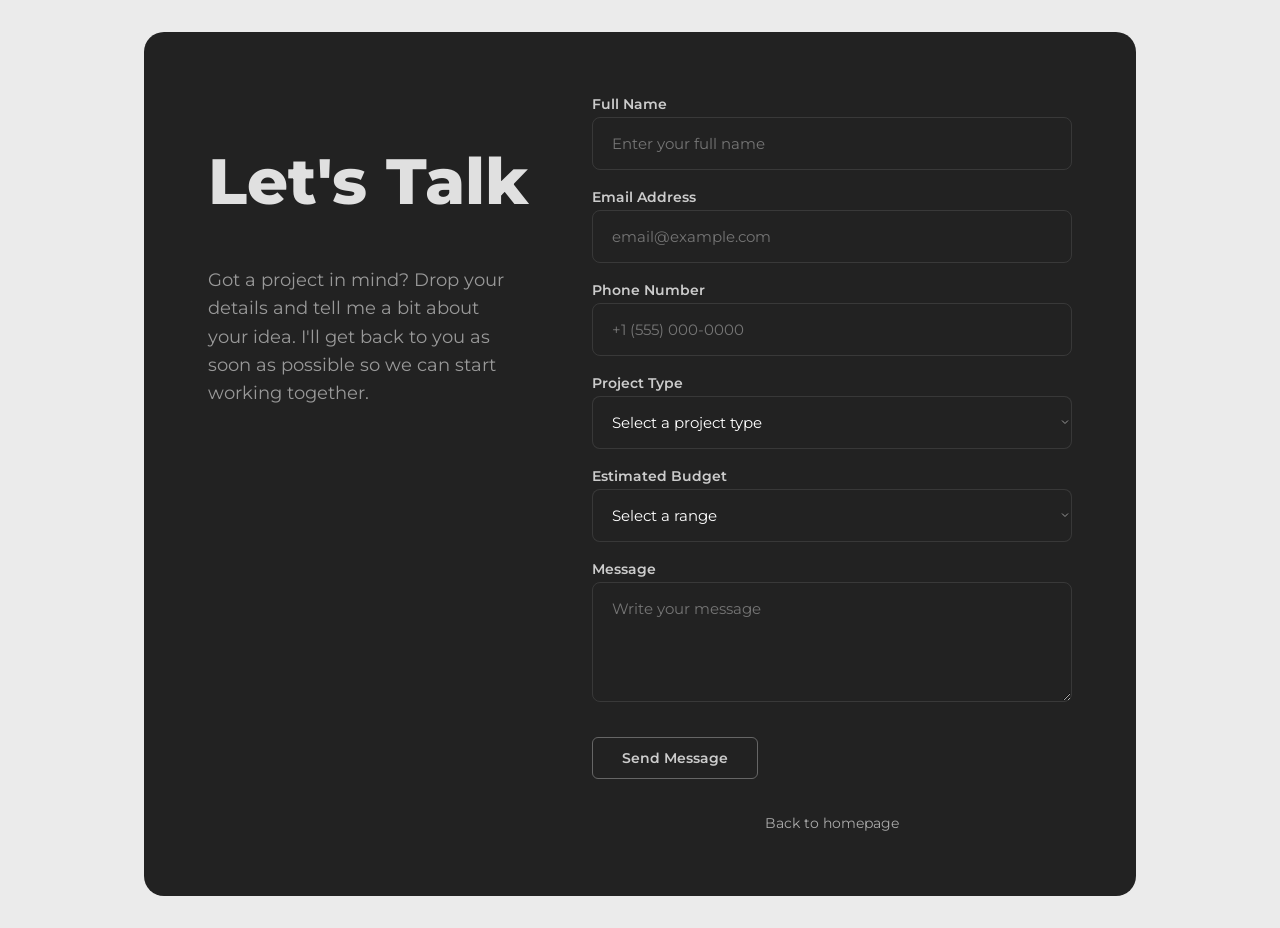
<file: contact-usa.html>
<!DOCTYPE html>
<html lang="en">

<head>
    <!-- Google Tag Manager -->
    <script>(function(w,d,s,l,i){w[l]=w[l]||[];w[l].push({'gtm.start':
    new Date().getTime(),event:'gtm.js'});var f=d.getElementsByTagName(s)[0],
    j=d.createElement(s),dl=l!='dataLayer'?'&l='+l:'';j.async=true;j.src=
    'https://www.googletagmanager.com/gtm.js?id='+i+dl;f.parentNode.insertBefore(j,f);
    })(window,document,'script','dataLayer','GTM-WJMH38QW');</script>
    <!-- End Google Tag Manager -->
    <meta charset="UTF-8">
    <meta name="viewport" content="width=device-width, initial-scale=1.0">
    <title>ErtWeb - Contact</title>
    <link rel="icon" type="image/svg+xml" href="favicon.svg">
    <link rel="stylesheet" href="styles.css">
    <link href="https://fonts.googleapis.com/css2?family=Montserrat:ital,wght@0,100..900;1,100..900&display=swap"
        rel="stylesheet">
    <style>
        /* Adjustments for the contact page to cover the full screen */
        body {
            display: flex;
            align-items: center;
            justify-content: center;
            padding: 0;
            margin: 0;
            min-height: 100vh;
            background-color: #ebebeb;
        }

        .contact-section {
            width: 100%;
            padding: 2rem;
            display: flex;
            justify-content: center;
        }
    </style>
</head>

<body>
    <!-- Google Tag Manager (noscript) -->
    <noscript><iframe src="https://www.googletagmanager.com/ns.html?id=GTM-WJMH38QW"
    height="0" width="0" style="display:none;visibility:hidden"></iframe></noscript>
    <!-- End Google Tag Manager (noscript) -->

    <!-- ======= CONTACT ======= -->
    <section class="contact-section">
        <div class="contact-card">
            <div class="contact-left">
                <h2 class="contact-title">Let's Talk</h2>
                <p style="color: #999; margin-top: 1rem; font-size: 1.1rem; line-height: 1.6; max-width: 300px;">
                    Got a project in mind? Drop your details and tell me a bit about your idea. I'll get back to you
                    as soon as possible so we can start working together.
                </p>
            </div>
            <div class="contact-right">
                <form class="contact-form" id="contact-form" name="contacto_usa" method="POST" data-netlify="true">
                    <!-- Hidden input required by Netlify for AJAX forms -->
                    <input type="hidden" name="form-name" value="contacto_usa">
                    <!-- Web3Forms configuration (direct email delivery) -->
                    <input type="hidden" name="access_key" value="4298a0af-7060-466c-af99-b84d72d6c4e5">
                    <!-- Email subject line -->
                    <input type="hidden" name="subject" value="New Contact Message - ErtWeb (USA)">
                    <input type="hidden" name="source" value="USA Landing">

                    <div class="form-group">
                        <label for="full-name">Full Name</label>
                        <input type="text" id="full-name" name="user_name" placeholder="Enter your full name"
                            required>
                    </div>
                    <div class="form-group">
                        <label for="email">Email Address</label>
                        <input type="email" id="email" name="user_email" placeholder="email@example.com" required>
                    </div>
                    <div class="form-group">
                        <label for="phone">Phone Number</label>
                        <input type="tel" id="phone" name="user_phone" placeholder="+1 (555) 000-0000">
                    </div>
                    <div class="form-group">
                        <label for="project-type">Project Type</label>
                        <select id="project-type" name="project_type">
                            <option value="" disabled selected>Select a project type</option>
                            <option value="landing">Landing Page</option>
                            <option value="corporativa">Corporate Website</option>
                            <option value="ecommerce">Online Store (E-commerce)</option>
                            <option value="portfolio">Portfolio / Personal Website</option>
                            <option value="blog">Blog / Digital Magazine</option>
                            <option value="webapp">Web Application (SaaS / Dashboard)</option>
                            <option value="pwa">Progressive Web App (PWA)</option>
                            <option value="mobile">Mobile Application</option>
                            <option value="cms">Content Management System (CMS)</option>
                            <option value="erp">ERP / CRM System</option>
                            <option value="api">API / Backend</option>
                            <option value="uiux">UI/UX Design</option>
                            <option value="3d">3D Modeling / Render</option>
                            <option value="seo">SEO Optimization</option>
                            <option value="maintenance">Web Maintenance</option>
                            <option value="other">Other</option>
                        </select>
                    </div>
                    <div class="form-group">
                        <label for="budget">Estimated Budget</label>
                        <select id="budget" name="budget">
                            <option value="" disabled selected>Select a range</option>
                            <option value="500-1000">$500 — $1,000</option>
                            <option value="1000-3000">$1,000 — $3,000</option>
                            <option value="3000-5000">$3,000 — $5,000</option>
                            <option value="5000-10000">$5,000 — $10,000</option>
                            <option value="10000+">$10,000+</option>
                        </select>
                    </div>
                    <div class="form-group">
                        <label for="message">Message</label>
                        <textarea id="message" name="message" placeholder="Write your message"
                            required></textarea>
                    </div>
                    <button type="submit" class="contact-btn">Send Message</button>
                    <a href="index.html"
                        style="display: block; text-align: center; margin-top: 1rem; color: #aaa; text-decoration: none; font-size: 0.9rem;">Back
                        to homepage</a>
                </form>
            </div>
        </div>
    </section>

    <!-- Standalone script for the contact form -->
    <script>
        const contactForm = document.getElementById('contact-form');
        const contactBtn = document.querySelector('.contact-btn');

        if (contactForm) {
            contactForm.addEventListener('submit', function (event) {
                event.preventDefault();

                const originalBtnText = contactBtn.textContent;
                contactBtn.textContent = 'Sending...';
                contactBtn.disabled = true;

                const formData = new FormData(contactForm);

                // --- 1. Send to Netlify (Dashboard backup) ---
                const sendToNetlify = fetch('/', {
                    method: 'POST',
                    headers: { "Content-Type": "application/x-www-form-urlencoded" },
                    body: new URLSearchParams(formData).toString()
                }).catch(err => console.warn("Netlify submission failed", err));

                // --- 2. Send to your Email via Web3Forms ---
                const formObject = Object.fromEntries(formData);
                const sendToWeb3Forms = fetch('https://api.web3forms.com/submit', {
                    method: 'POST',
                    headers: {
                        'Content-Type': 'application/json',
                        'Accept': 'application/json'
                    },
                    body: JSON.stringify(formObject)
                });

                // --- 3. Send to n8n Webhook ---
                const sendToN8n = fetch('http://localhost:5678/webhook-test/contacto-ertweb', {
                    method: 'POST',
                    headers: {
                        'Content-Type': 'application/json',
                        'Accept': 'application/json'
                    },
                    body: JSON.stringify(formObject)
                }).catch(err => console.warn("Falló envío a n8n", err));

                // Execute all simultaneously
                Promise.all([sendToNetlify, sendToWeb3Forms, sendToN8n])
                    .then(async (responses) => {
                        contactBtn.textContent = 'Message Sent!';
                        contactBtn.style.backgroundColor = '#4CAF50';
                        contactForm.reset();

                        setTimeout(() => {
                            contactBtn.textContent = originalBtnText;
                            contactBtn.style.backgroundColor = '';
                            contactBtn.disabled = false;
                        }, 4000);
                    })
                    .catch((error) => {
                        console.error("FAILED...", error);
                        contactBtn.textContent = 'Failed to Send';
                        contactBtn.style.backgroundColor = '#f44336';

                        setTimeout(() => {
                            contactBtn.textContent = originalBtnText;
                            contactBtn.style.backgroundColor = '';
                            contactBtn.disabled = false;
                        }, 4000);
                    });
            });
        }
    </script>
</body>

</html>
</file>
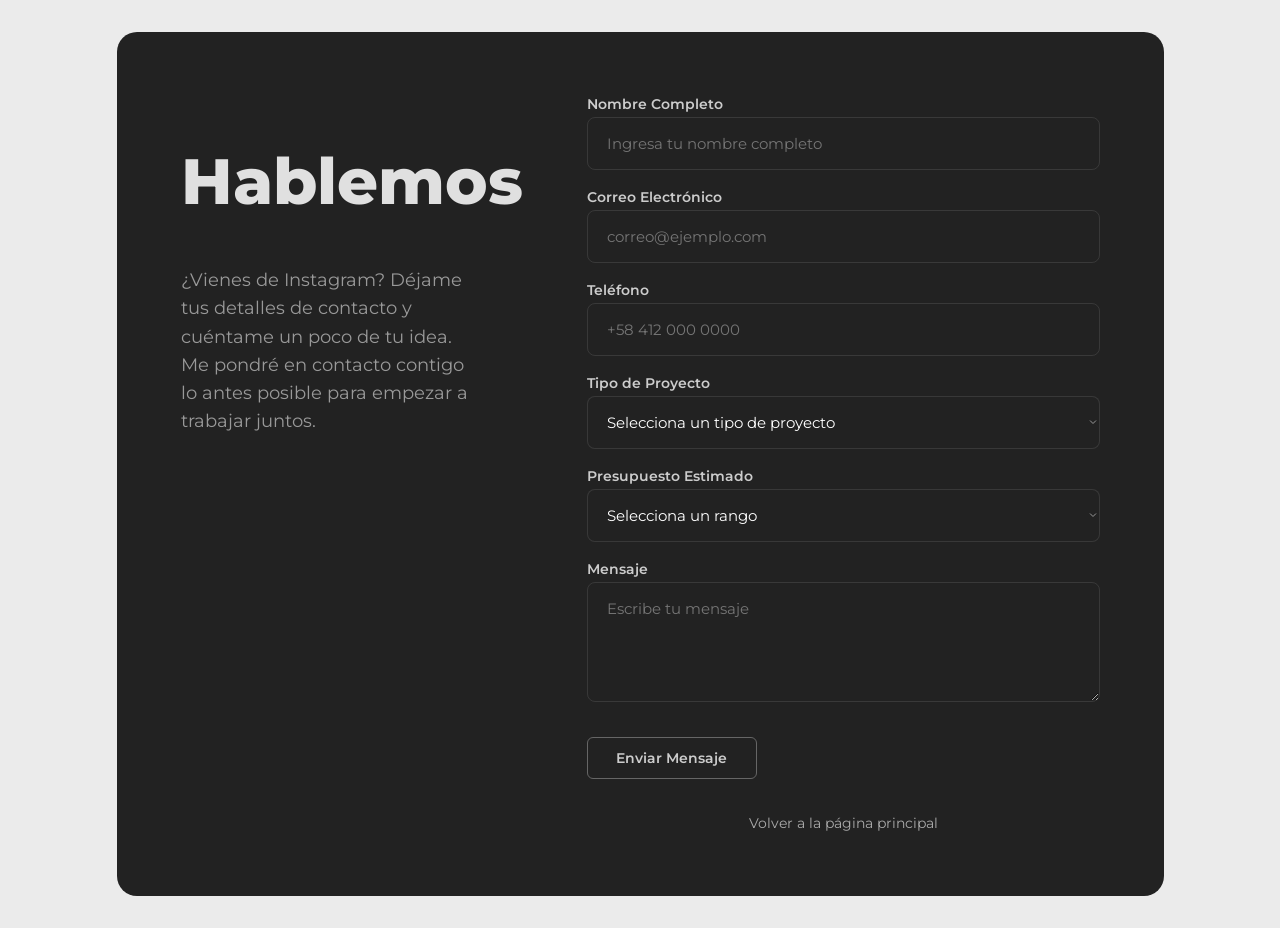
<file: contact.html>
<!DOCTYPE html>
<html lang="es">

<head>
    <!-- Google Tag Manager -->
    <script>(function(w,d,s,l,i){w[l]=w[l]||[];w[l].push({'gtm.start':
    new Date().getTime(),event:'gtm.js'});var f=d.getElementsByTagName(s)[0],
    j=d.createElement(s),dl=l!='dataLayer'?'&l='+l:'';j.async=true;j.src=
    'https://www.googletagmanager.com/gtm.js?id='+i+dl;f.parentNode.insertBefore(j,f);
    })(window,document,'script','dataLayer','GTM-WJMH38QW');</script>
    <!-- End Google Tag Manager -->
    <meta charset="UTF-8">
    <meta name="viewport" content="width=device-width, initial-scale=1.0">
    <title>ErtWeb - Contacto</title>
    <link rel="icon" type="image/svg+xml" href="favicon.svg">
    <link rel="stylesheet" href="styles.css">
    <link href="https://fonts.googleapis.com/css2?family=Montserrat:ital,wght@0,100..900;1,100..900&display=swap"
        rel="stylesheet">
    <style>
        /* Ajustes menores para que la sección cubra toda la pantalla en este nuevo archivo */
        body {
            display: flex;
            align-items: center;
            justify-content: center;
            padding: 0;
            margin: 0;
            min-height: 100vh;
            background-color: #ebebeb;
        }

        .contact-section {
            width: 100%;
            padding: 2rem;
            display: flex;
            justify-content: center;
        }
    </style>
</head>

<body>
    <!-- Google Tag Manager (noscript) -->
    <noscript><iframe src="https://www.googletagmanager.com/ns.html?id=GTM-WJMH38QW"
    height="0" width="0" style="display:none;visibility:hidden"></iframe></noscript>
    <!-- End Google Tag Manager (noscript) -->
    <!-- ======= CONTACT ======= -->
    <section class="contact-section">
        <div class="contact-card">
            <div class="contact-left">
                <h2 class="contact-title" data-i18n="contact_title">Hablemos</h2>
                <p style="color: #999; margin-top: 1rem; font-size: 1.1rem; line-height: 1.6; max-width: 300px;">
                    ¿Vienes de Instagram? Déjame tus detalles de contacto y cuéntame un poco de tu idea. Me pondré en
                    contacto contigo lo antes posible para empezar a trabajar juntos.
                </p>
            </div>
            <div class="contact-right">
                <form class="contact-form" id="contact-form" name="contacto_web" method="POST" data-netlify="true">
                    <!-- Input oculto requerido por Netlify para formularios AJAX -->
                    <input type="hidden" name="form-name" value="contacto_web">
                    <!-- Configuración para Web3Forms (envío directo a tu correo) -->
                    <input type="hidden" name="access_key" value="4298a0af-7060-466c-af99-b84d72d6c4e5">
                    <!-- Asunto del correo cuando llega a tu buzón -->
                    <input type="hidden" name="subject" value="Nuevo Mensaje de Contacto - ErtWeb">
                    <input type="hidden" name="source" value="Instagram">

                    <div class="form-group">
                        <label for="full-name" data-i18n="form_name">Nombre Completo</label>
                        <input type="text" id="full-name" name="user_name" placeholder="Ingresa tu nombre completo"
                            data-i18n-ph="ph_name" required>
                    </div>
                    <div class="form-group">
                        <label for="email" data-i18n="form_email">Correo Electrónico</label>
                        <input type="email" id="email" name="user_email" placeholder="correo@ejemplo.com" required>
                    </div>
                    <div class="form-group">
                        <label for="phone" data-i18n="form_phone">Teléfono</label>
                        <input type="tel" id="phone" name="user_phone" placeholder="+58 412 000 0000">
                    </div>
                    <div class="form-group">
                        <label for="project-type" data-i18n="form_project">Tipo de Proyecto</label>
                        <select id="project-type" name="project_type">
                            <option value="" disabled selected data-i18n="opt_select">Selecciona un tipo de proyecto
                            </option>
                            <option value="landing">Página de Aterrizaje (Landing Page)</option>
                            <option value="corporativa">Página Web Corporativa</option>
                            <option value="ecommerce">Tienda en Línea (E-commerce)</option>
                            <option value="portfolio">Portafolio / Página Personal</option>
                            <option value="blog">Blog / Revista Digital</option>
                            <option value="webapp">Aplicación Web (SaaS / Dashboard)</option>
                            <option value="pwa">Aplicación Web Progresiva (PWA)</option>
                            <option value="mobile">Aplicación Móvil</option>
                            <option value="cms">Sistema de Gestión de Contenido (CMS)</option>
                            <option value="erp">Sistema ERP / CRM</option>
                            <option value="api">API / Backend</option>
                            <option value="uiux">Diseño UI/UX</option>
                            <option value="3d">Modelado 3D / Render</option>
                            <option value="seo">Optimización SEO</option>
                            <option value="maintenance">Mantenimiento Web</option>
                            <option value="other">Otro</option>
                        </select>
                    </div>
                    <div class="form-group">
                        <label for="budget" data-i18n="form_budget">Presupuesto Estimado</label>
                        <select id="budget" name="budget">
                            <option value="" disabled selected data-i18n="opt_budget">Selecciona un rango</option>
                            <option value="50-200">$50 — $200</option>
                            <option value="200-500">$200 — $500</option>
                            <option value="500-1000">$500 — $1,000</option>
                            <option value="1000-3000">$1,000 — $3,000</option>
                            <option value="3000+">$3,000+</option>
                        </select>
                    </div>
                    <div class="form-group">
                        <label for="message" data-i18n="form_message">Mensaje</label>
                        <textarea id="message" name="message" placeholder="Escribe tu mensaje" data-i18n-ph="ph_message"
                            required></textarea>
                    </div>
                    <button type="submit" class="contact-btn" data-i18n="form_send">Enviar Mensaje</button>
                    <a href="index.html"
                        style="display: block; text-align: center; margin-top: 1rem; color: #aaa; text-decoration: none; font-size: 0.9rem;">Volver
                        a la página principal</a>
                </form>
            </div>
        </div>
    </section>

    <!-- Script standalone solo para el formulario de contacto -->
    <script>
        const contactForm = document.getElementById('contact-form');
        const contactBtn = document.querySelector('.contact-btn');

        if (contactForm) {
            contactForm.addEventListener('submit', function (event) {
                event.preventDefault();

                const originalBtnText = contactBtn.textContent;
                contactBtn.textContent = 'Enviando...';
                contactBtn.disabled = true;

                const formData = new FormData(contactForm);

                // --- 1. Enviar a Netlify (Respaldo en Dashboard) ---
                const sendToNetlify = fetch('/', {
                    method: 'POST',
                    headers: { "Content-Type": "application/x-www-form-urlencoded" },
                    body: new URLSearchParams(formData).toString()
                }).catch(err => console.warn("Falló envío a Netlify", err));

                // --- 2. Enviar a tu Correo vía Web3Forms ---
                const formObject = Object.fromEntries(formData);
                const sendToWeb3Forms = fetch('https://api.web3forms.com/submit', {
                    method: 'POST',
                    headers: {
                        'Content-Type': 'application/json',
                        'Accept': 'application/json'
                    },
                    body: JSON.stringify(formObject)
                });

                // --- 3. Enviar a n8n ---
                const sendToN8n = fetch('http://localhost:5678/webhook-test/contacto-ertweb', {
                    method: 'POST',
                    headers: {
                        'Content-Type': 'application/json',
                        'Accept': 'application/json'
                    },
                    body: JSON.stringify(formObject)
                }).catch(err => console.warn("Falló envío a n8n", err));

                // Ejecutarlos simultáneamente
                Promise.all([sendToNetlify, sendToWeb3Forms, sendToN8n])
                    .then(async (responses) => {
                        // Ocurrió sin rechazo de red, asumimos éxito
                        contactBtn.textContent = '¡Mensaje Enviado!';
                        contactBtn.style.backgroundColor = '#4CAF50';
                        contactForm.reset();

                        setTimeout(() => {
                            contactBtn.textContent = originalBtnText;
                            contactBtn.style.backgroundColor = '';
                            contactBtn.disabled = false;
                        }, 4000);
                    })
                    .catch((error) => {
                        console.error("FAILED...", error);
                        contactBtn.textContent = 'Error al Enviar';
                        contactBtn.style.backgroundColor = '#f44336';

                        setTimeout(() => {
                            contactBtn.textContent = originalBtnText;
                            contactBtn.style.backgroundColor = '';
                            contactBtn.disabled = false;
                        }, 4000);
                    });
            });
        }
    </script>
</body>

</html>
</file>
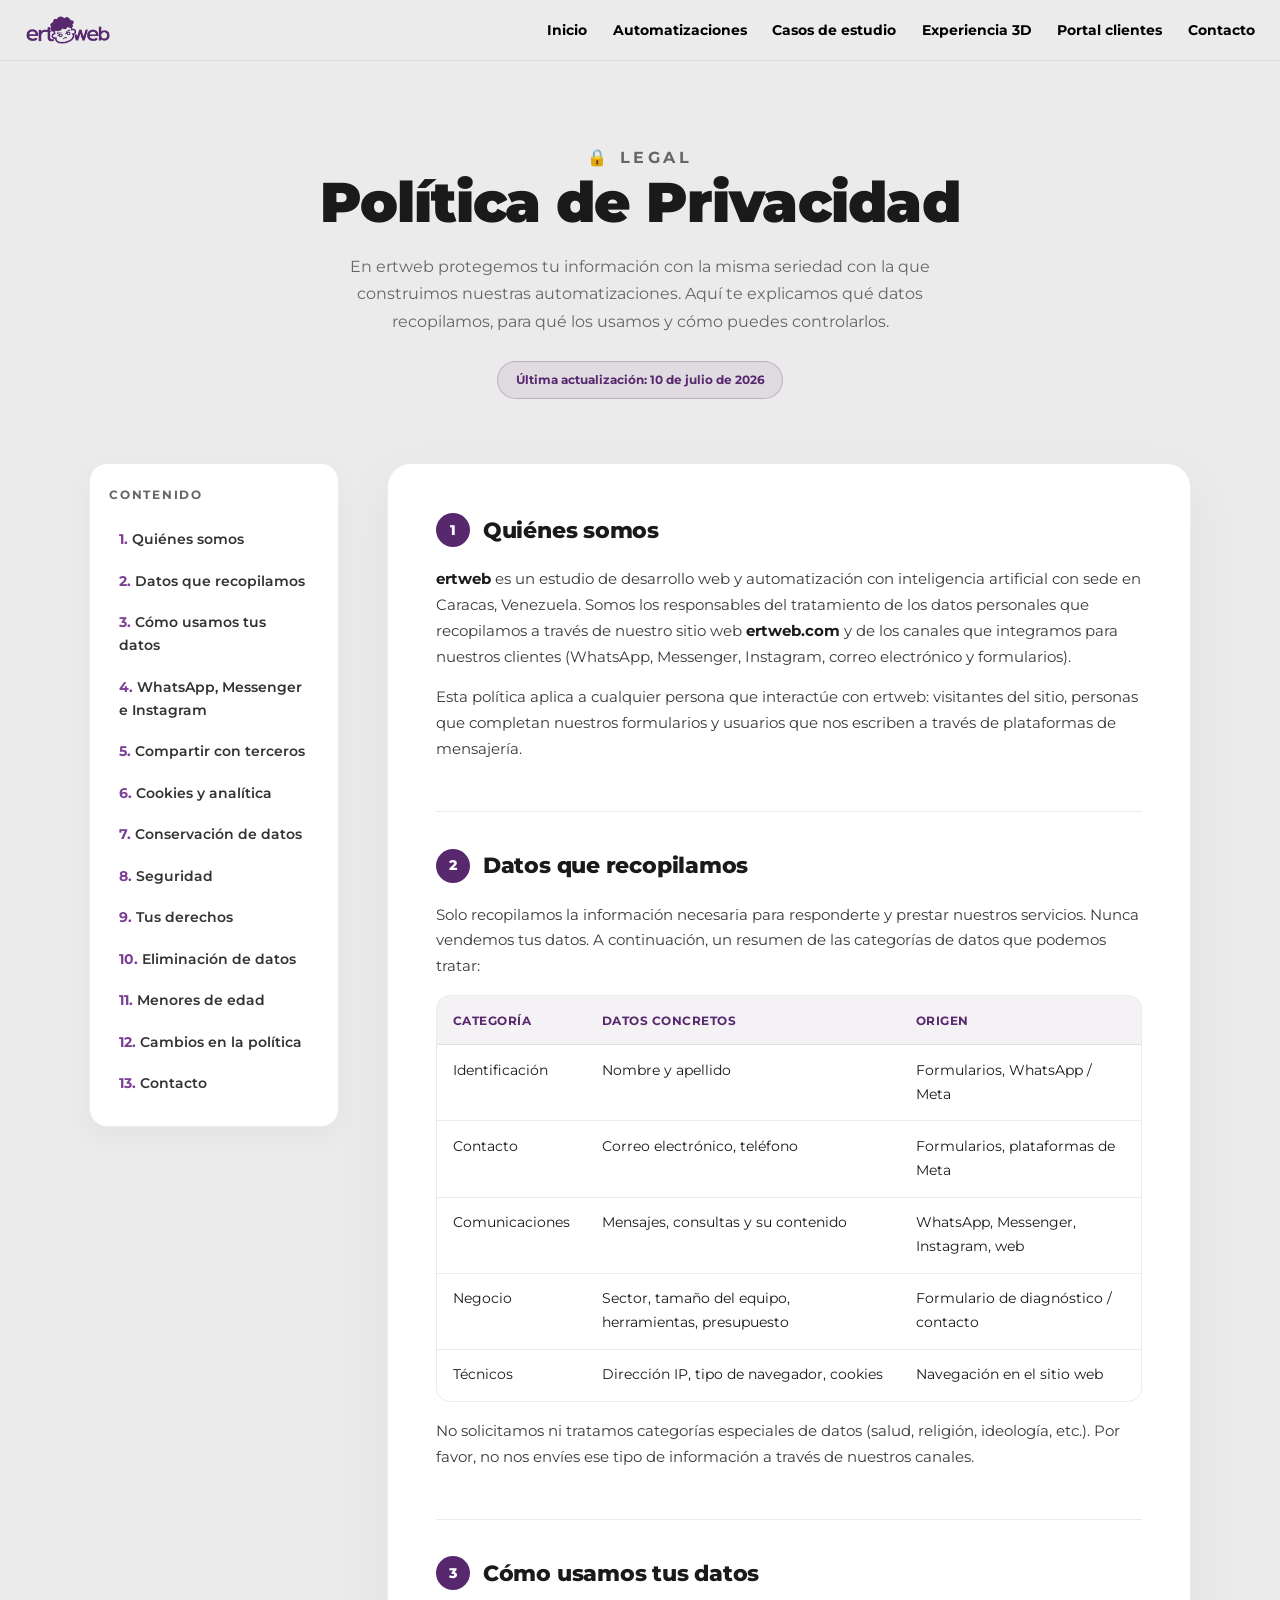
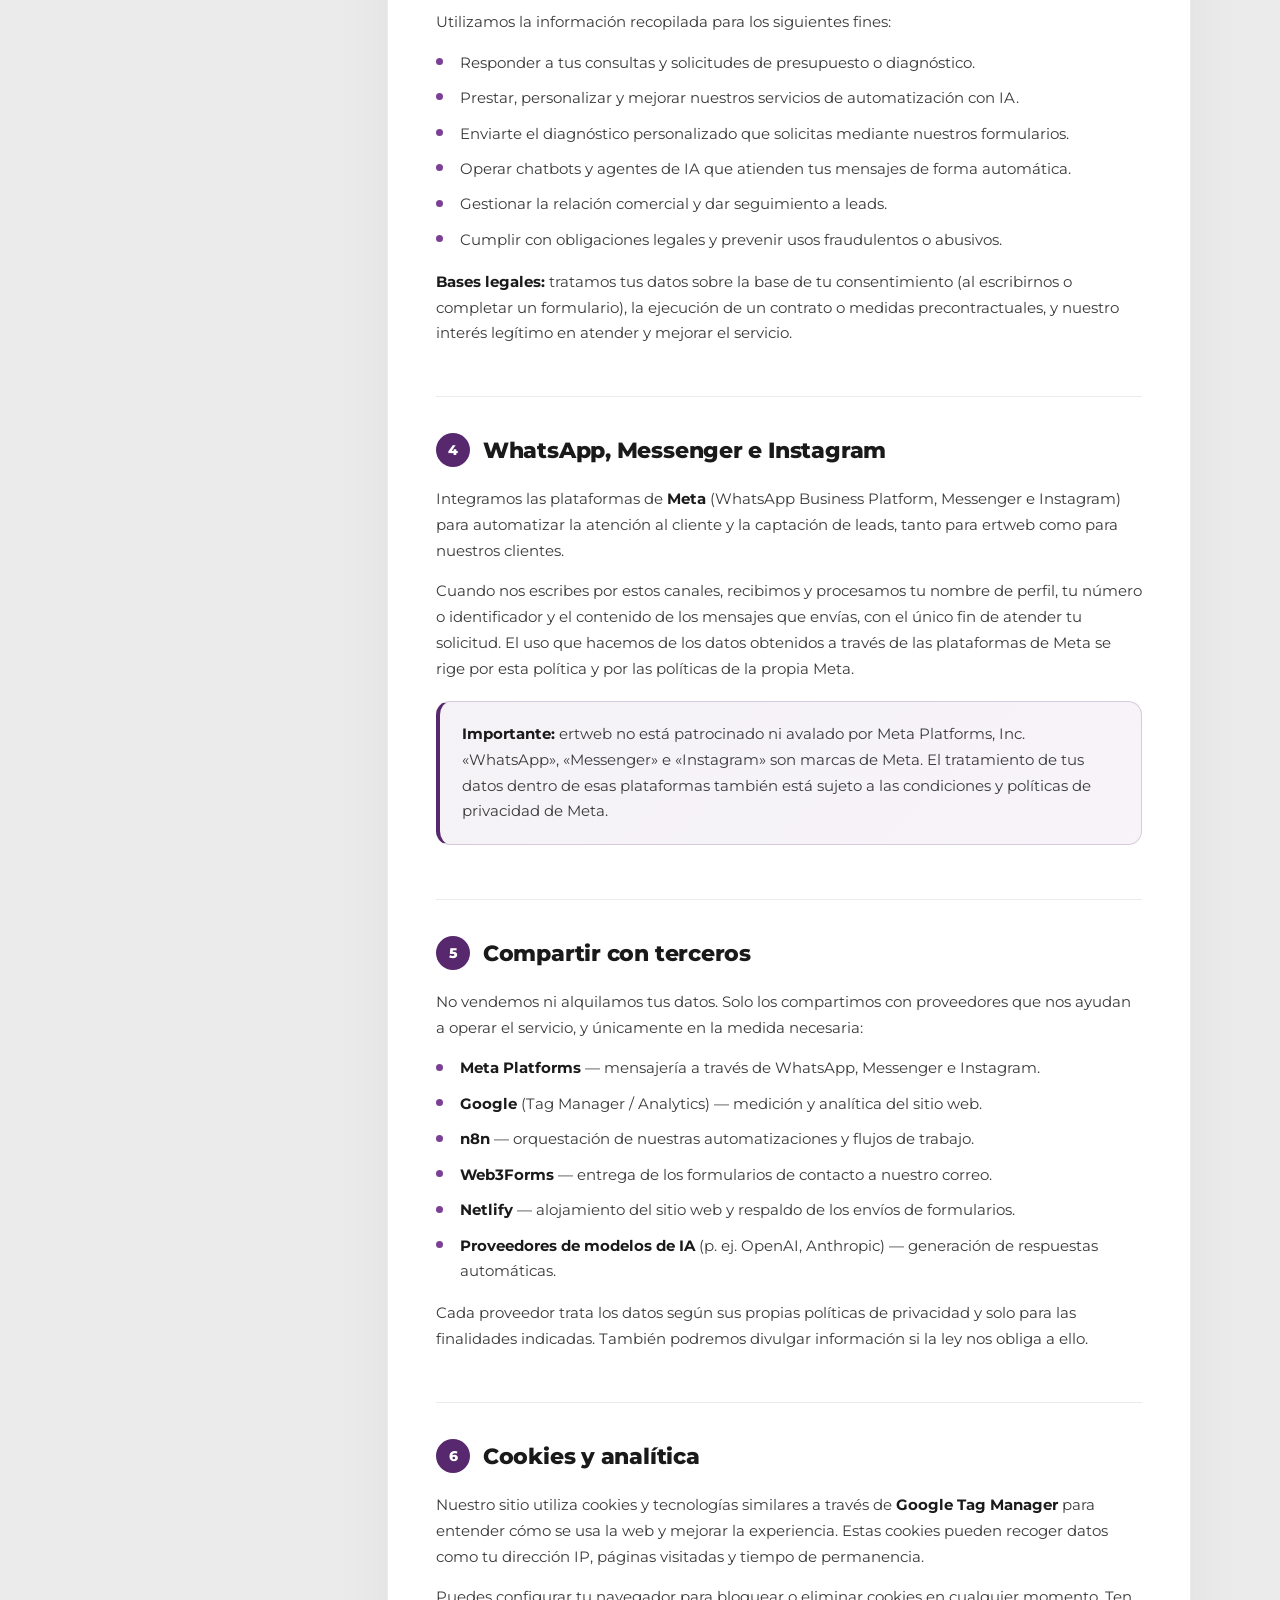
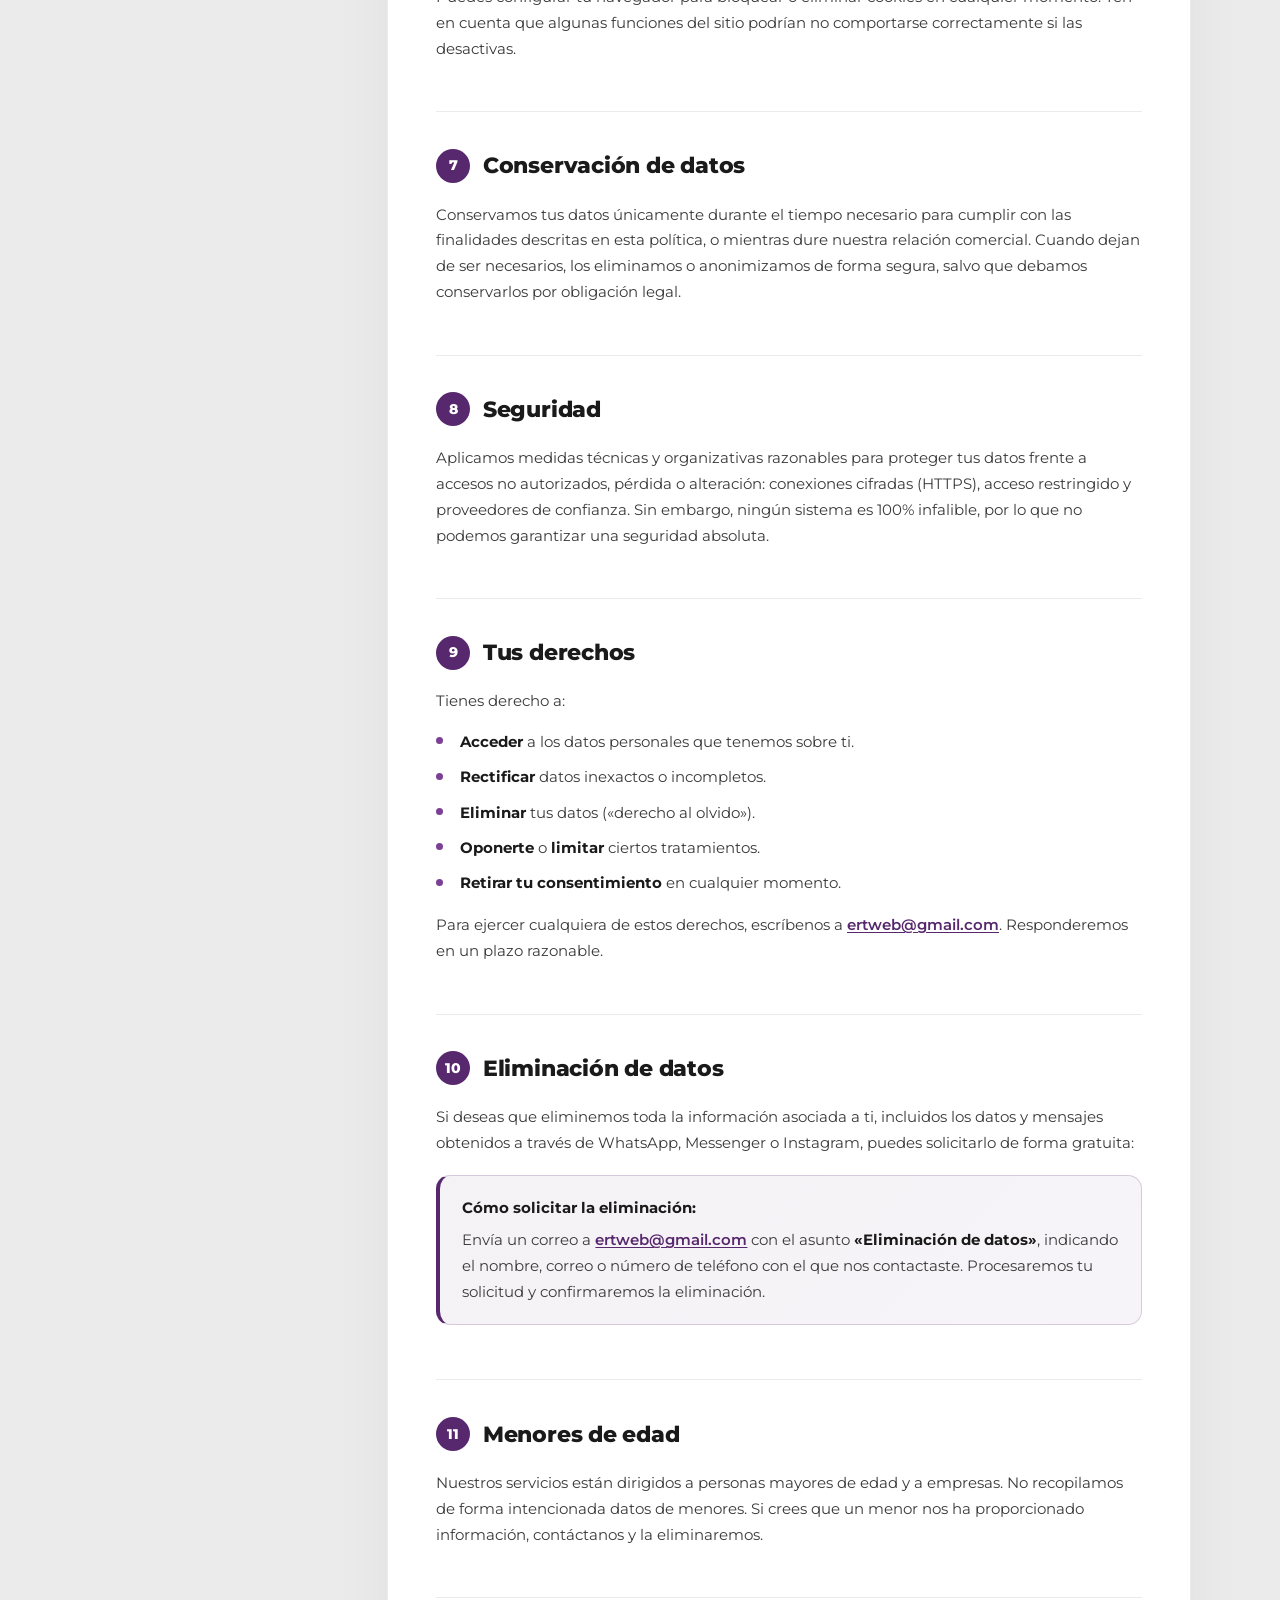
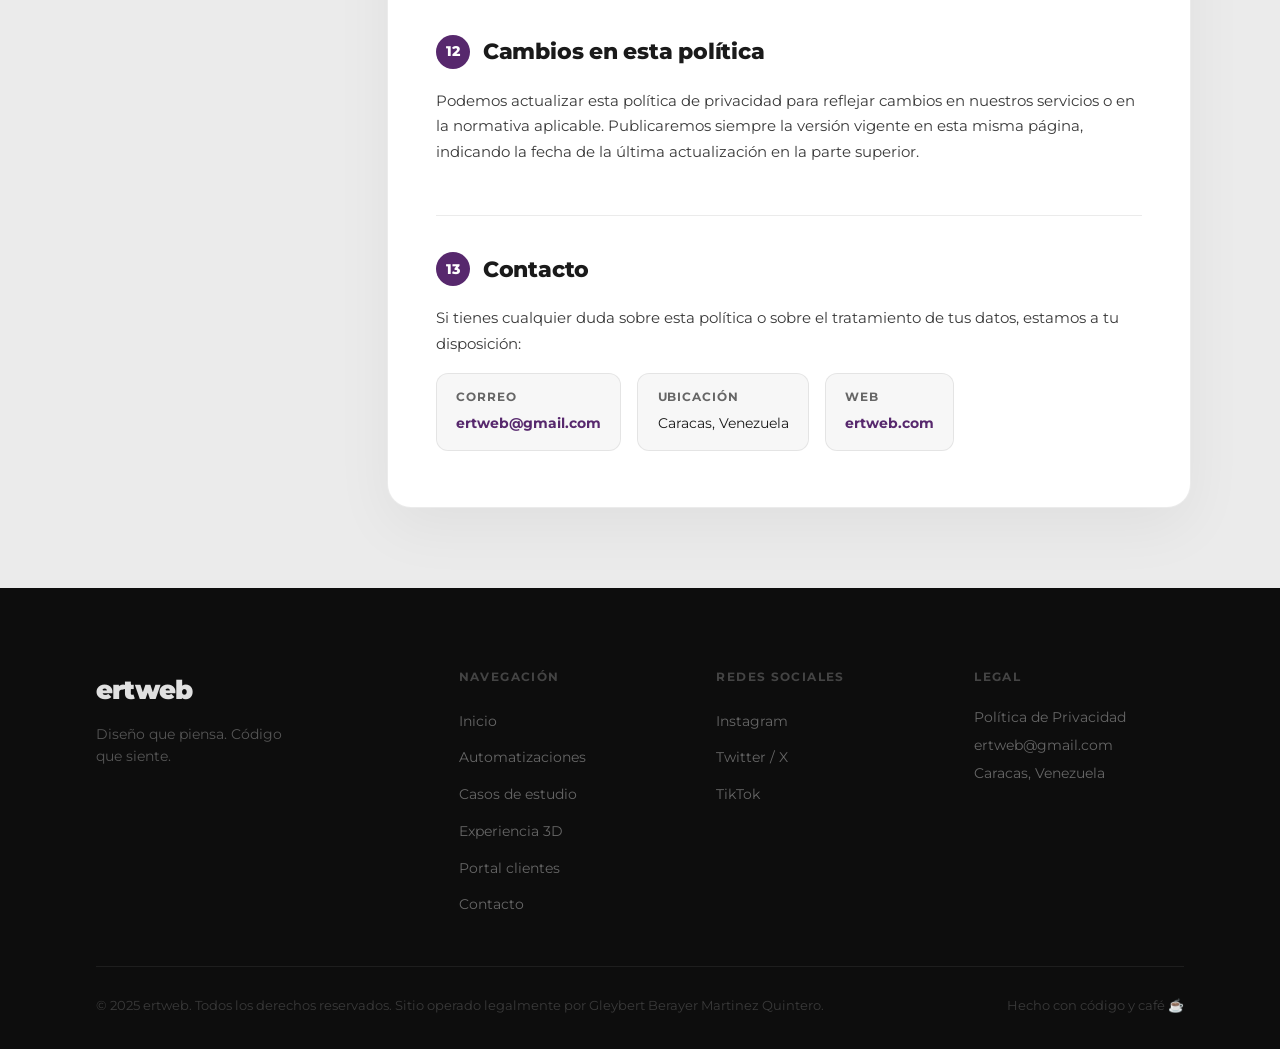
<file: privacidad.html>
<!DOCTYPE html>
<html lang="es">

<head>
  <meta charset="UTF-8">
  <meta name="viewport" content="width=device-width, initial-scale=1.0">
  <title>Política de Privacidad | ertweb</title>
  <meta name="description"
    content="Política de privacidad de ertweb: cómo recopilamos, usamos y protegemos tus datos, incluidos los obtenidos a través de WhatsApp, Messenger e Instagram.">
  <link rel="canonical" href="https://ertweb.com/privacidad">
  <link rel="icon" type="image/svg+xml" href="assets/img/favicon.svg">
  <link href="https://fonts.googleapis.com/css2?family=Montserrat:ital,wght@0,100..900;1,100..900&display=swap"
    rel="stylesheet">
  <link rel="stylesheet" href="assets/css/styles.css">
  <link rel="stylesheet" href="assets/css/site-nav.css">
  <style>
    *,
    *::before,
    *::after {
      box-sizing: border-box;
      margin: 0;
      padding: 0;
    }

    :root {
      --bg: #ebebeb;
      --surface: #ffffff;
      --accent: #57286d;
      --accent2: #7b3f96;
      --text: #1a1a1a;
      --muted: #666;
      --line: rgba(0, 0, 0, 0.08);
    }

    html {
      scroll-behavior: smooth;
    }

    body {
      font-family: 'Montserrat', sans-serif;
      background: var(--bg);
      color: var(--text);
      overflow-x: hidden;
      line-height: 1.7;
    }

    ::-webkit-scrollbar {
      width: 4px;
    }

    ::-webkit-scrollbar-thumb {
      background: var(--accent);
      border-radius: 2px;
    }

    /* ===== HERO ENCABEZADO ===== */
    .legal-hero {
      max-width: 1150px;
      margin: 0 auto;
      padding: 9rem 1.5rem 2.5rem;
      text-align: center;
    }

    .legal-label {
      font-size: 0.75rem;
      font-weight: 700;
      letter-spacing: 0.22em;
      text-transform: uppercase;
      color: var(--accent);
      margin-bottom: 1rem;
    }

    .legal-hero h1 {
      font-size: clamp(2.2rem, 5vw, 3.5rem);
      font-weight: 900;
      letter-spacing: -0.02em;
      line-height: 1.1;
      color: var(--text);
      margin-bottom: 1.2rem;
    }

    .legal-hero p {
      max-width: 640px;
      margin: 0 auto;
      color: var(--muted);
      font-size: 1.02rem;
    }

    .legal-updated {
      display: inline-block;
      margin-top: 1.6rem;
      padding: 0.45rem 1.1rem;
      border-radius: 50px;
      background: rgba(87, 40, 109, 0.08);
      border: 1px solid rgba(87, 40, 109, 0.25);
      color: var(--accent);
      font-size: 0.78rem;
      font-weight: 700;
    }

    /* ===== LAYOUT: ÍNDICE + CONTENIDO ===== */
    .legal-layout {
      max-width: 1150px;
      margin: 0 auto;
      padding: 1.5rem 1.5rem 5rem;
      display: grid;
      grid-template-columns: 250px 1fr;
      gap: 3rem;
      align-items: start;
    }

    /* Evita que la tabla (min-width) desborde el track de la grid */
    .legal-layout > * {
      min-width: 0;
    }

    /* Índice lateral sticky */
    .legal-toc {
      position: sticky;
      top: 6rem;
      background: var(--surface);
      border: 1px solid var(--line);
      border-radius: 18px;
      padding: 1.4rem 1.2rem;
      box-shadow: 0 10px 30px rgba(0, 0, 0, 0.04);
    }

    .legal-toc h3 {
      font-size: 0.72rem;
      text-transform: uppercase;
      letter-spacing: 0.15em;
      color: var(--muted);
      margin-bottom: 0.9rem;
    }

    .legal-toc ol {
      list-style: none;
      counter-reset: toc;
      display: flex;
      flex-direction: column;
      gap: 0.15rem;
    }

    .legal-toc a {
      counter-increment: toc;
      display: block;
      padding: 0.5rem 0.6rem;
      border-radius: 10px;
      font-size: 0.85rem;
      font-weight: 600;
      color: #333;
      text-decoration: none;
      transition: background 0.2s, color 0.2s;
    }

    .legal-toc a::before {
      content: counter(toc) ". ";
      color: var(--accent2);
      font-weight: 700;
    }

    .legal-toc a:hover {
      background: rgba(87, 40, 109, 0.07);
      color: var(--accent);
    }

    /* Panel de contenido */
    .legal-content {
      background: var(--surface);
      border: 1px solid var(--line);
      border-radius: 24px;
      padding: 3rem 3rem 3.5rem;
      box-shadow: 0 20px 60px rgba(0, 0, 0, 0.05);
    }

    .legal-section {
      scroll-margin-top: 6rem;
      padding-bottom: 2.2rem;
      margin-bottom: 2.2rem;
      border-bottom: 1px solid var(--line);
    }

    .legal-section:last-child {
      border-bottom: none;
      margin-bottom: 0;
      padding-bottom: 0;
    }

    .legal-section h2 {
      display: flex;
      align-items: center;
      gap: 0.8rem;
      font-size: 1.35rem;
      font-weight: 800;
      color: var(--text);
      margin-bottom: 1.1rem;
      letter-spacing: -0.01em;
    }

    .legal-section h2 .num {
      flex-shrink: 0;
      width: 34px;
      height: 34px;
      border-radius: 50%;
      background: var(--accent);
      color: #fff;
      font-size: 0.9rem;
      display: flex;
      align-items: center;
      justify-content: center;
    }

    .legal-section h3 {
      font-size: 1rem;
      font-weight: 700;
      color: var(--text);
      margin: 1.4rem 0 0.5rem;
    }

    .legal-section p {
      color: #3a3a3a;
      font-size: 0.95rem;
      margin-bottom: 0.9rem;
    }

    .legal-section ul {
      list-style: none;
      display: flex;
      flex-direction: column;
      gap: 0.6rem;
      margin: 0.4rem 0 1rem;
    }

    .legal-section ul li {
      position: relative;
      padding-left: 1.5rem;
      color: #3a3a3a;
      font-size: 0.95rem;
    }

    .legal-section ul li::before {
      content: "";
      position: absolute;
      left: 0;
      top: 0.55em;
      width: 7px;
      height: 7px;
      border-radius: 50%;
      background: var(--accent2);
    }

    .legal-section a {
      color: var(--accent);
      font-weight: 600;
      text-decoration: underline;
      text-underline-offset: 2px;
    }

    strong {
      color: var(--text);
      font-weight: 700;
    }

    /* Callout destacado */
    .callout {
      background: linear-gradient(135deg, rgba(87, 40, 109, 0.06), rgba(123, 63, 150, 0.06));
      border: 1px solid rgba(87, 40, 109, 0.2);
      border-left: 4px solid var(--accent);
      border-radius: 14px;
      padding: 1.2rem 1.4rem;
      margin: 1.2rem 0;
    }

    .callout p {
      margin-bottom: 0.4rem;
    }

    .callout p:last-child {
      margin-bottom: 0;
    }

    /* Tabla de datos */
    .table-wrap {
      overflow-x: auto;
      margin: 1rem 0;
      border: 1px solid var(--line);
      border-radius: 14px;
    }

    table {
      width: 100%;
      border-collapse: collapse;
      font-size: 0.88rem;
      min-width: 520px;
    }

    thead {
      background: rgba(87, 40, 109, 0.06);
    }

    th,
    td {
      text-align: left;
      padding: 0.85rem 1rem;
      border-bottom: 1px solid var(--line);
      vertical-align: top;
    }

    th {
      font-weight: 700;
      color: var(--accent);
      font-size: 0.78rem;
      text-transform: uppercase;
      letter-spacing: 0.04em;
    }

    tbody tr:last-child td {
      border-bottom: none;
    }

    /* Contacto */
    .contact-box {
      display: flex;
      flex-wrap: wrap;
      gap: 1rem;
      margin-top: 1rem;
    }

    .contact-chip {
      background: rgba(0, 0, 0, 0.03);
      border: 1px solid var(--line);
      border-radius: 12px;
      padding: 0.9rem 1.2rem;
      font-size: 0.9rem;
    }

    .contact-chip span {
      display: block;
      font-size: 0.72rem;
      text-transform: uppercase;
      letter-spacing: 0.08em;
      color: var(--muted);
      margin-bottom: 0.2rem;
      font-weight: 700;
    }

    .contact-chip a {
      color: var(--accent);
      font-weight: 700;
      text-decoration: none;
    }

    /* ===== RESPONSIVE ===== */
    @media (max-width: 900px) {
      .legal-layout {
        grid-template-columns: 1fr;
        gap: 1.5rem;
      }

      .legal-toc {
        position: static;
        top: auto;
      }

      .legal-content {
        padding: 2rem 1.5rem 2.5rem;
      }
    }

    @media (max-width: 600px) {
      .legal-hero {
        padding: 7rem 1.25rem 2rem;
      }

      .legal-section h2 {
        font-size: 1.15rem;
      }

      .legal-content {
        padding: 1.6rem 1.2rem 2rem;
      }
    }
  </style>
</head>

<body>

  <!-- NAV -->
  <nav class="site-nav">
    <a href="index.html" class="nav-logo">
      <img src="assets/img/logo-mark.png" alt="ertweb" class="nav-logo-img">
    </a>
    <ul class="site-nav-links">
      <li><a href="index.html">Inicio</a></li>
      <li><a href="pages/automatizaciones.html">Automatizaciones</a></li>
      <li><a href="pages/casos-de-estudio.html">Casos de estudio</a></li>
      <li><a href="pages/experiencia-3d.html">Experiencia 3D</a></li>
      <li><a href="pages/portal-clientes.html">Portal clientes</a></li>
      <li><a href="pages/contact.html">Contacto</a></li>
    </ul>
  </nav>

  <!-- BURGER (mobile) -->
  <button id="burger" aria-label="Menu">
    <svg viewBox="0 0 24 24" width="30" height="30" fill="none" xmlns="http://www.w3.org/2000/svg">
      <path d="M4 6H20M4 12H20M4 18H20" stroke="currentColor" stroke-width="2" stroke-linecap="round" />
    </svg>
  </button>

  <div class="burger-overlay">
    <div class="burger-content">
      <ul class="burger-list">
        <li>
          <div class="burger-link-wrapper"><a href="index.html" class="burger-link">Inicio</a></div>
        </li>
        <li>
          <div class="burger-link-wrapper"><a href="pages/automatizaciones.html" class="burger-link">Automatizaciones</a></div>
        </li>
        <li>
          <div class="burger-link-wrapper"><a href="pages/casos-de-estudio.html" class="burger-link">Casos de estudio</a></div>
        </li>
        <li>
          <div class="burger-link-wrapper"><a href="pages/experiencia-3d.html" class="burger-link">Experiencia 3D</a></div>
        </li>
        <li>
          <div class="burger-link-wrapper"><a href="pages/portal-clientes.html" class="burger-link">Portal clientes</a></div>
        </li>
        <li>
          <div class="burger-link-wrapper"><a href="pages/contact.html" class="burger-link">Contacto</a></div>
        </li>
      </ul>
      <div class="burger-footer">
        <span>Redes Sociales</span>
        <div class="burger-social-links">
          <a href="https://www.instagram.com/ertwebv?utm_source=ig_web_button_share_sheet&igsh=ZDNlZDc0MzIxNw=="
            target="_blank">instagram</a>
          <a href="https://x.com/ertWeb" target="_blank">twitter</a>
          <a href="https://www.tiktok.com/@ertweb?is_from_webapp=1&sender_device=pc" target="_blank">tiktok</a>
        </div>
      </div>
    </div>
  </div>

  <!-- ENCABEZADO -->
  <header class="legal-hero">
    <p class="legal-label">🔒 Legal</p>
    <h1>Política de Privacidad</h1>
    <p>En ertweb protegemos tu información con la misma seriedad con la que construimos nuestras automatizaciones. Aquí
      te explicamos qué datos recopilamos, para qué los usamos y cómo puedes controlarlos.</p>
    <span class="legal-updated">Última actualización: 10 de julio de 2026</span>
  </header>

  <!-- CONTENIDO -->
  <div class="legal-layout">

    <!-- Índice -->
    <aside class="legal-toc">
      <h3>Contenido</h3>
      <ol>
        <li><a href="#intro">Quiénes somos</a></li>
        <li><a href="#datos">Datos que recopilamos</a></li>
        <li><a href="#uso">Cómo usamos tus datos</a></li>
        <li><a href="#meta">WhatsApp, Messenger e Instagram</a></li>
        <li><a href="#terceros">Compartir con terceros</a></li>
        <li><a href="#cookies">Cookies y analítica</a></li>
        <li><a href="#conservacion">Conservación de datos</a></li>
        <li><a href="#seguridad">Seguridad</a></li>
        <li><a href="#derechos">Tus derechos</a></li>
        <li><a href="#eliminacion">Eliminación de datos</a></li>
        <li><a href="#menores">Menores de edad</a></li>
        <li><a href="#cambios">Cambios en la política</a></li>
        <li><a href="#contacto">Contacto</a></li>
      </ol>
    </aside>

    <!-- Secciones -->
    <main class="legal-content">

      <section class="legal-section" id="intro">
        <h2><span class="num">1</span>Quiénes somos</h2>
        <p><strong>ertweb</strong> es un estudio de desarrollo web y automatización con inteligencia artificial con sede
          en Caracas, Venezuela. Somos los responsables del tratamiento de los datos personales que recopilamos a través
          de nuestro sitio web <strong>ertweb.com</strong> y de los canales que integramos para nuestros clientes
          (WhatsApp, Messenger, Instagram, correo electrónico y formularios).</p>
        <p>Esta política aplica a cualquier persona que interactúe con ertweb: visitantes del sitio, personas que
          completan nuestros formularios y usuarios que nos escriben a través de plataformas de mensajería.</p>
      </section>

      <section class="legal-section" id="datos">
        <h2><span class="num">2</span>Datos que recopilamos</h2>
        <p>Solo recopilamos la información necesaria para responderte y prestar nuestros servicios. Nunca vendemos tus
          datos. A continuación, un resumen de las categorías de datos que podemos tratar:</p>
        <div class="table-wrap">
          <table>
            <thead>
              <tr>
                <th>Categoría</th>
                <th>Datos concretos</th>
                <th>Origen</th>
              </tr>
            </thead>
            <tbody>
              <tr>
                <td>Identificación</td>
                <td>Nombre y apellido</td>
                <td>Formularios, WhatsApp / Meta</td>
              </tr>
              <tr>
                <td>Contacto</td>
                <td>Correo electrónico, teléfono</td>
                <td>Formularios, plataformas de Meta</td>
              </tr>
              <tr>
                <td>Comunicaciones</td>
                <td>Mensajes, consultas y su contenido</td>
                <td>WhatsApp, Messenger, Instagram, web</td>
              </tr>
              <tr>
                <td>Negocio</td>
                <td>Sector, tamaño del equipo, herramientas, presupuesto</td>
                <td>Formulario de diagnóstico / contacto</td>
              </tr>
              <tr>
                <td>Técnicos</td>
                <td>Dirección IP, tipo de navegador, cookies</td>
                <td>Navegación en el sitio web</td>
              </tr>
            </tbody>
          </table>
        </div>
        <p>No solicitamos ni tratamos categorías especiales de datos (salud, religión, ideología, etc.). Por favor, no
          nos envíes ese tipo de información a través de nuestros canales.</p>
      </section>

      <section class="legal-section" id="uso">
        <h2><span class="num">3</span>Cómo usamos tus datos</h2>
        <p>Utilizamos la información recopilada para los siguientes fines:</p>
        <ul>
          <li>Responder a tus consultas y solicitudes de presupuesto o diagnóstico.</li>
          <li>Prestar, personalizar y mejorar nuestros servicios de automatización con IA.</li>
          <li>Enviarte el diagnóstico personalizado que solicitas mediante nuestros formularios.</li>
          <li>Operar chatbots y agentes de IA que atienden tus mensajes de forma automática.</li>
          <li>Gestionar la relación comercial y dar seguimiento a leads.</li>
          <li>Cumplir con obligaciones legales y prevenir usos fraudulentos o abusivos.</li>
        </ul>
        <p><strong>Bases legales:</strong> tratamos tus datos sobre la base de tu consentimiento (al escribirnos o
          completar un formulario), la ejecución de un contrato o medidas precontractuales, y nuestro interés legítimo
          en atender y mejorar el servicio.</p>
      </section>

      <section class="legal-section" id="meta">
        <h2><span class="num">4</span>WhatsApp, Messenger e Instagram</h2>
        <p>Integramos las plataformas de <strong>Meta</strong> (WhatsApp Business Platform, Messenger e Instagram) para
          automatizar la atención al cliente y la captación de leads, tanto para ertweb como para nuestros clientes.</p>
        <p>Cuando nos escribes por estos canales, recibimos y procesamos tu nombre de perfil, tu número o identificador y
          el contenido de los mensajes que envías, con el único fin de atender tu solicitud. El uso que hacemos de los
          datos obtenidos a través de las plataformas de Meta se rige por esta política y por las políticas de la propia
          Meta.</p>
        <div class="callout">
          <p><strong>Importante:</strong> ertweb no está patrocinado ni avalado por Meta Platforms, Inc. «WhatsApp»,
            «Messenger» e «Instagram» son marcas de Meta. El tratamiento de tus datos dentro de esas plataformas también
            está sujeto a las condiciones y políticas de privacidad de Meta.</p>
        </div>
      </section>

      <section class="legal-section" id="terceros">
        <h2><span class="num">5</span>Compartir con terceros</h2>
        <p>No vendemos ni alquilamos tus datos. Solo los compartimos con proveedores que nos ayudan a operar el servicio,
          y únicamente en la medida necesaria:</p>
        <ul>
          <li><strong>Meta Platforms</strong> — mensajería a través de WhatsApp, Messenger e Instagram.</li>
          <li><strong>Google</strong> (Tag Manager / Analytics) — medición y analítica del sitio web.</li>
          <li><strong>n8n</strong> — orquestación de nuestras automatizaciones y flujos de trabajo.</li>
          <li><strong>Web3Forms</strong> — entrega de los formularios de contacto a nuestro correo.</li>
          <li><strong>Netlify</strong> — alojamiento del sitio web y respaldo de los envíos de formularios.</li>
          <li><strong>Proveedores de modelos de IA</strong> (p. ej. OpenAI, Anthropic) — generación de respuestas
            automáticas.</li>
        </ul>
        <p>Cada proveedor trata los datos según sus propias políticas de privacidad y solo para las finalidades
          indicadas. También podremos divulgar información si la ley nos obliga a ello.</p>
      </section>

      <section class="legal-section" id="cookies">
        <h2><span class="num">6</span>Cookies y analítica</h2>
        <p>Nuestro sitio utiliza cookies y tecnologías similares a través de <strong>Google Tag Manager</strong> para
          entender cómo se usa la web y mejorar la experiencia. Estas cookies pueden recoger datos como tu dirección IP,
          páginas visitadas y tiempo de permanencia.</p>
        <p>Puedes configurar tu navegador para bloquear o eliminar cookies en cualquier momento. Ten en cuenta que
          algunas funciones del sitio podrían no comportarse correctamente si las desactivas.</p>
      </section>

      <section class="legal-section" id="conservacion">
        <h2><span class="num">7</span>Conservación de datos</h2>
        <p>Conservamos tus datos únicamente durante el tiempo necesario para cumplir con las finalidades descritas en
          esta política, o mientras dure nuestra relación comercial. Cuando dejan de ser necesarios, los eliminamos o
          anonimizamos de forma segura, salvo que debamos conservarlos por obligación legal.</p>
      </section>

      <section class="legal-section" id="seguridad">
        <h2><span class="num">8</span>Seguridad</h2>
        <p>Aplicamos medidas técnicas y organizativas razonables para proteger tus datos frente a accesos no
          autorizados, pérdida o alteración: conexiones cifradas (HTTPS), acceso restringido y proveedores de confianza.
          Sin embargo, ningún sistema es 100% infalible, por lo que no podemos garantizar una seguridad absoluta.</p>
      </section>

      <section class="legal-section" id="derechos">
        <h2><span class="num">9</span>Tus derechos</h2>
        <p>Tienes derecho a:</p>
        <ul>
          <li><strong>Acceder</strong> a los datos personales que tenemos sobre ti.</li>
          <li><strong>Rectificar</strong> datos inexactos o incompletos.</li>
          <li><strong>Eliminar</strong> tus datos («derecho al olvido»).</li>
          <li><strong>Oponerte</strong> o <strong>limitar</strong> ciertos tratamientos.</li>
          <li><strong>Retirar tu consentimiento</strong> en cualquier momento.</li>
        </ul>
        <p>Para ejercer cualquiera de estos derechos, escríbenos a <a href="mailto:ertweb@gmail.com">ertweb@gmail.com</a>.
          Responderemos en un plazo razonable.</p>
      </section>

      <section class="legal-section" id="eliminacion">
        <h2><span class="num">10</span>Eliminación de datos</h2>
        <p>Si deseas que eliminemos toda la información asociada a ti, incluidos los datos y mensajes obtenidos a través
          de WhatsApp, Messenger o Instagram, puedes solicitarlo de forma gratuita:</p>
        <div class="callout">
          <p><strong>Cómo solicitar la eliminación:</strong></p>
          <p>Envía un correo a <a href="mailto:ertweb@gmail.com">ertweb@gmail.com</a> con el asunto
            <strong>«Eliminación de datos»</strong>, indicando el nombre, correo o número de teléfono con el que nos
            contactaste. Procesaremos tu solicitud y confirmaremos la eliminación.</p>
        </div>
      </section>

      <section class="legal-section" id="menores">
        <h2><span class="num">11</span>Menores de edad</h2>
        <p>Nuestros servicios están dirigidos a personas mayores de edad y a empresas. No recopilamos de forma
          intencionada datos de menores. Si crees que un menor nos ha proporcionado información, contáctanos y la
          eliminaremos.</p>
      </section>

      <section class="legal-section" id="cambios">
        <h2><span class="num">12</span>Cambios en esta política</h2>
        <p>Podemos actualizar esta política de privacidad para reflejar cambios en nuestros servicios o en la normativa
          aplicable. Publicaremos siempre la versión vigente en esta misma página, indicando la fecha de la última
          actualización en la parte superior.</p>
      </section>

      <section class="legal-section" id="contacto">
        <h2><span class="num">13</span>Contacto</h2>
        <p>Si tienes cualquier duda sobre esta política o sobre el tratamiento de tus datos, estamos a tu disposición:</p>
        <div class="contact-box">
          <div class="contact-chip">
            <span>Correo</span>
            <a href="mailto:ertweb@gmail.com">ertweb@gmail.com</a>
          </div>
          <div class="contact-chip">
            <span>Ubicación</span>
            Caracas, Venezuela
          </div>
          <div class="contact-chip">
            <span>Web</span>
            <a href="https://ertweb.com">ertweb.com</a>
          </div>
        </div>
      </section>

    </main>
  </div>

  <!-- FOOTER -->
  <footer class="site-footer flat-top">
    <div class="footer-top">
      <div class="footer-brand">
        <span class="footer-logo">ertweb</span>
        <p class="footer-tagline">Diseño que piensa. Código que siente.</p>
      </div>
      <div class="footer-nav">
        <h4>Navegación</h4>
        <ul>
          <li><a href="index.html">Inicio</a></li>
          <li><a href="pages/automatizaciones.html">Automatizaciones</a></li>
          <li><a href="pages/casos-de-estudio.html">Casos de estudio</a></li>
          <li><a href="pages/experiencia-3d.html">Experiencia 3D</a></li>
          <li><a href="pages/portal-clientes.html">Portal clientes</a></li>
          <li><a href="pages/contact.html">Contacto</a></li>
        </ul>
      </div>
      <div class="footer-social">
        <h4>Redes Sociales</h4>
        <ul>
          <li><a href="https://www.instagram.com/ertwebv?utm_source=ig_web_button_share_sheet&igsh=ZDNlZDc0MzIxNw=="
              target="_blank">Instagram</a></li>
          <li><a href="https://x.com/ertWeb" target="_blank">Twitter / X</a></li>
          <li><a href="https://www.tiktok.com/@ertweb?is_from_webapp=1&sender_device=pc" target="_blank">TikTok</a></li>
        </ul>
      </div>
      <div class="footer-contact-info">
        <h4>Legal</h4>
        <p><a href="privacidad.html" style="color:inherit;text-decoration:none;">Política de Privacidad</a></p>
        <p>ertweb@gmail.com</p>
        <p>Caracas, Venezuela</p>
      </div>
    </div>
    <div class="footer-bottom">
      <p class="footer-copy">© 2025 ertweb. Todos los derechos reservados. Sitio operado legalmente por Gleybert Berayer Martinez Quintero.</p>
      <p class="footer-crafted">Hecho con código y café ☕</p>
    </div>
  </footer>

  <script src="assets/js/site-nav.js"></script>
</body>

</html>
</file>
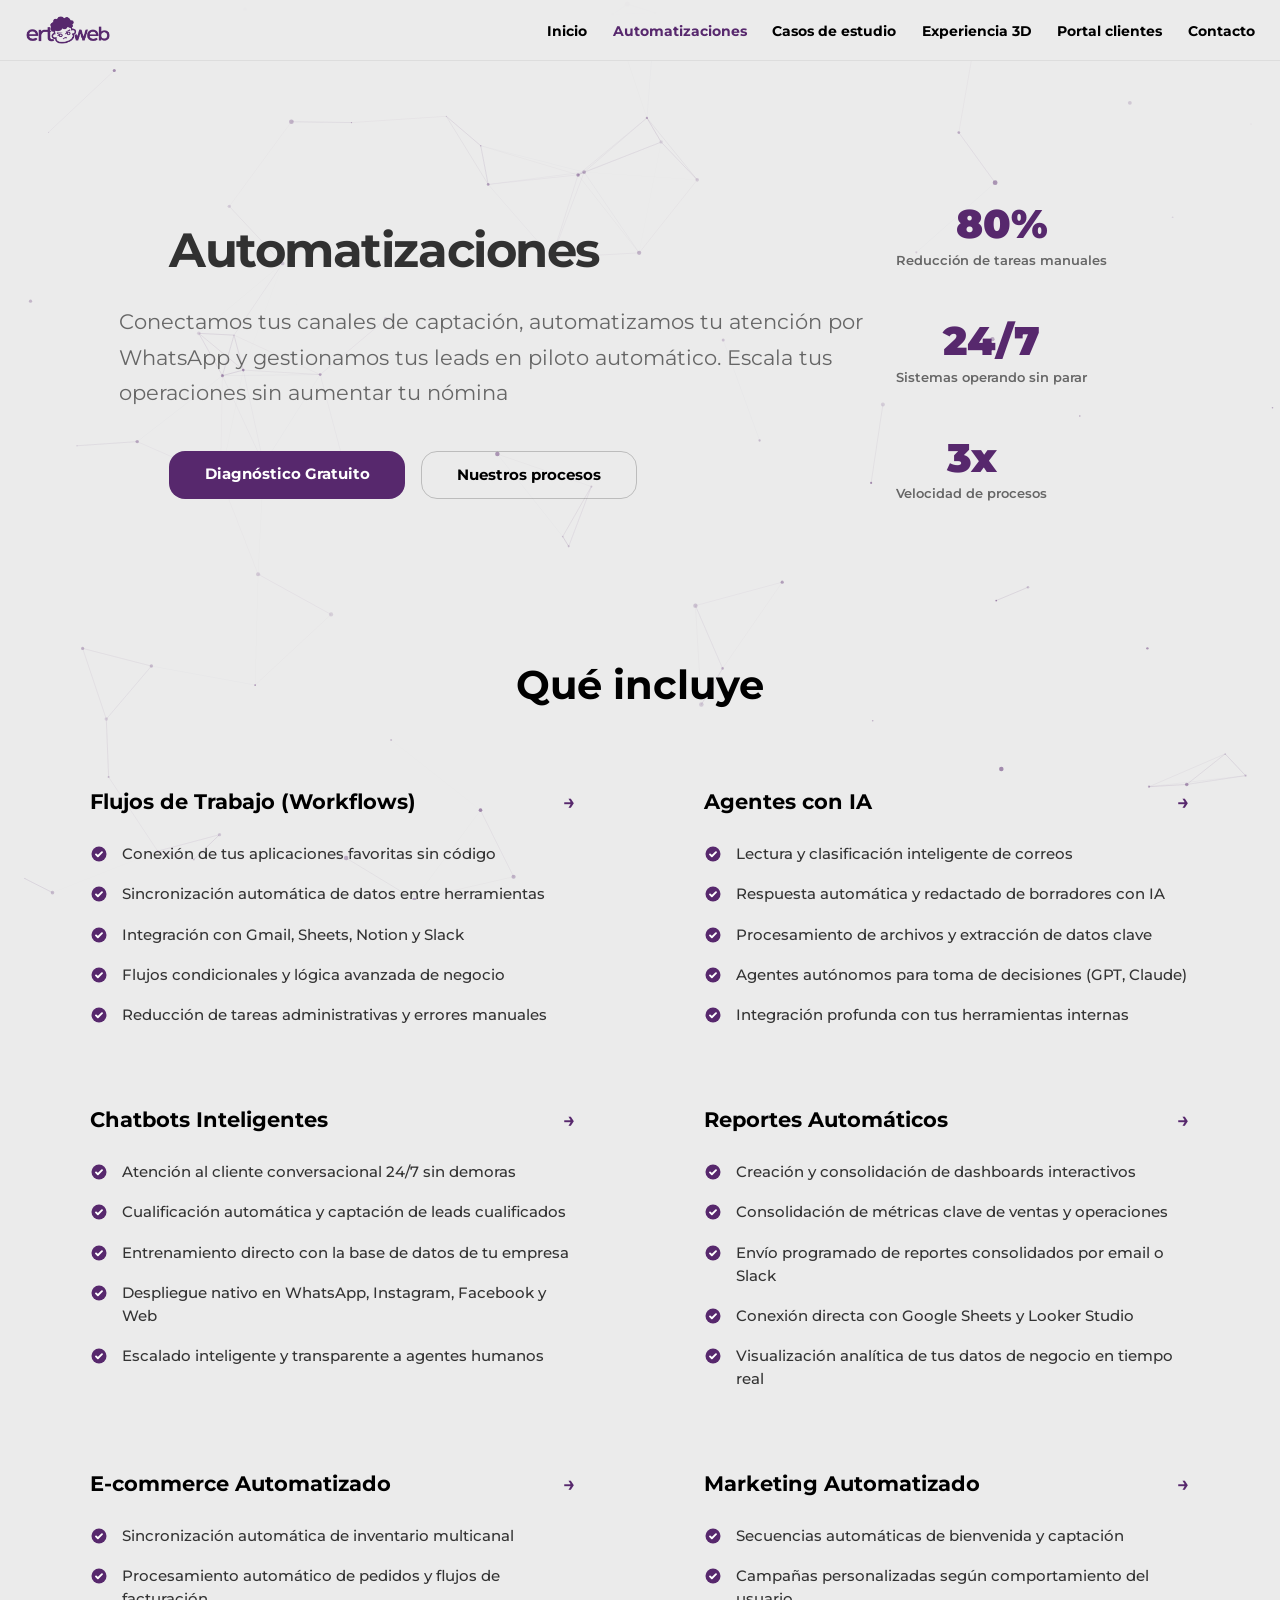
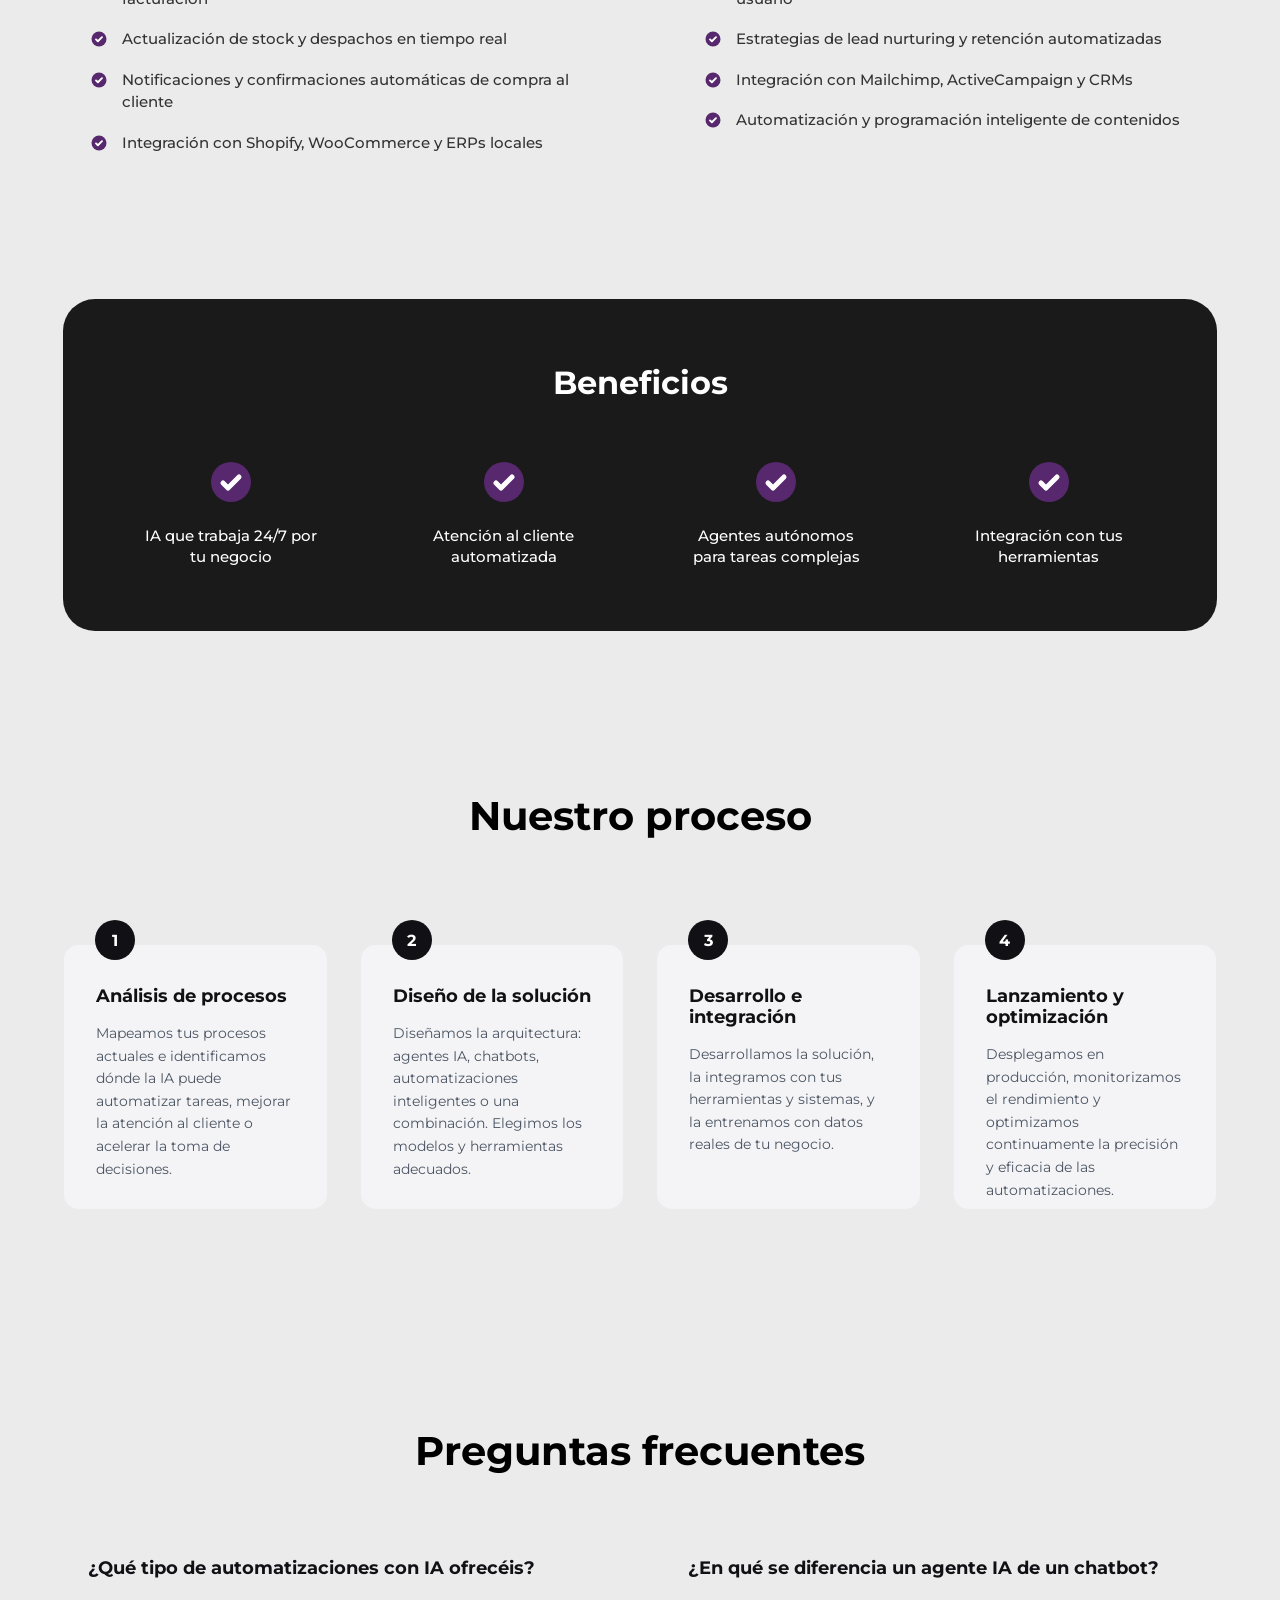
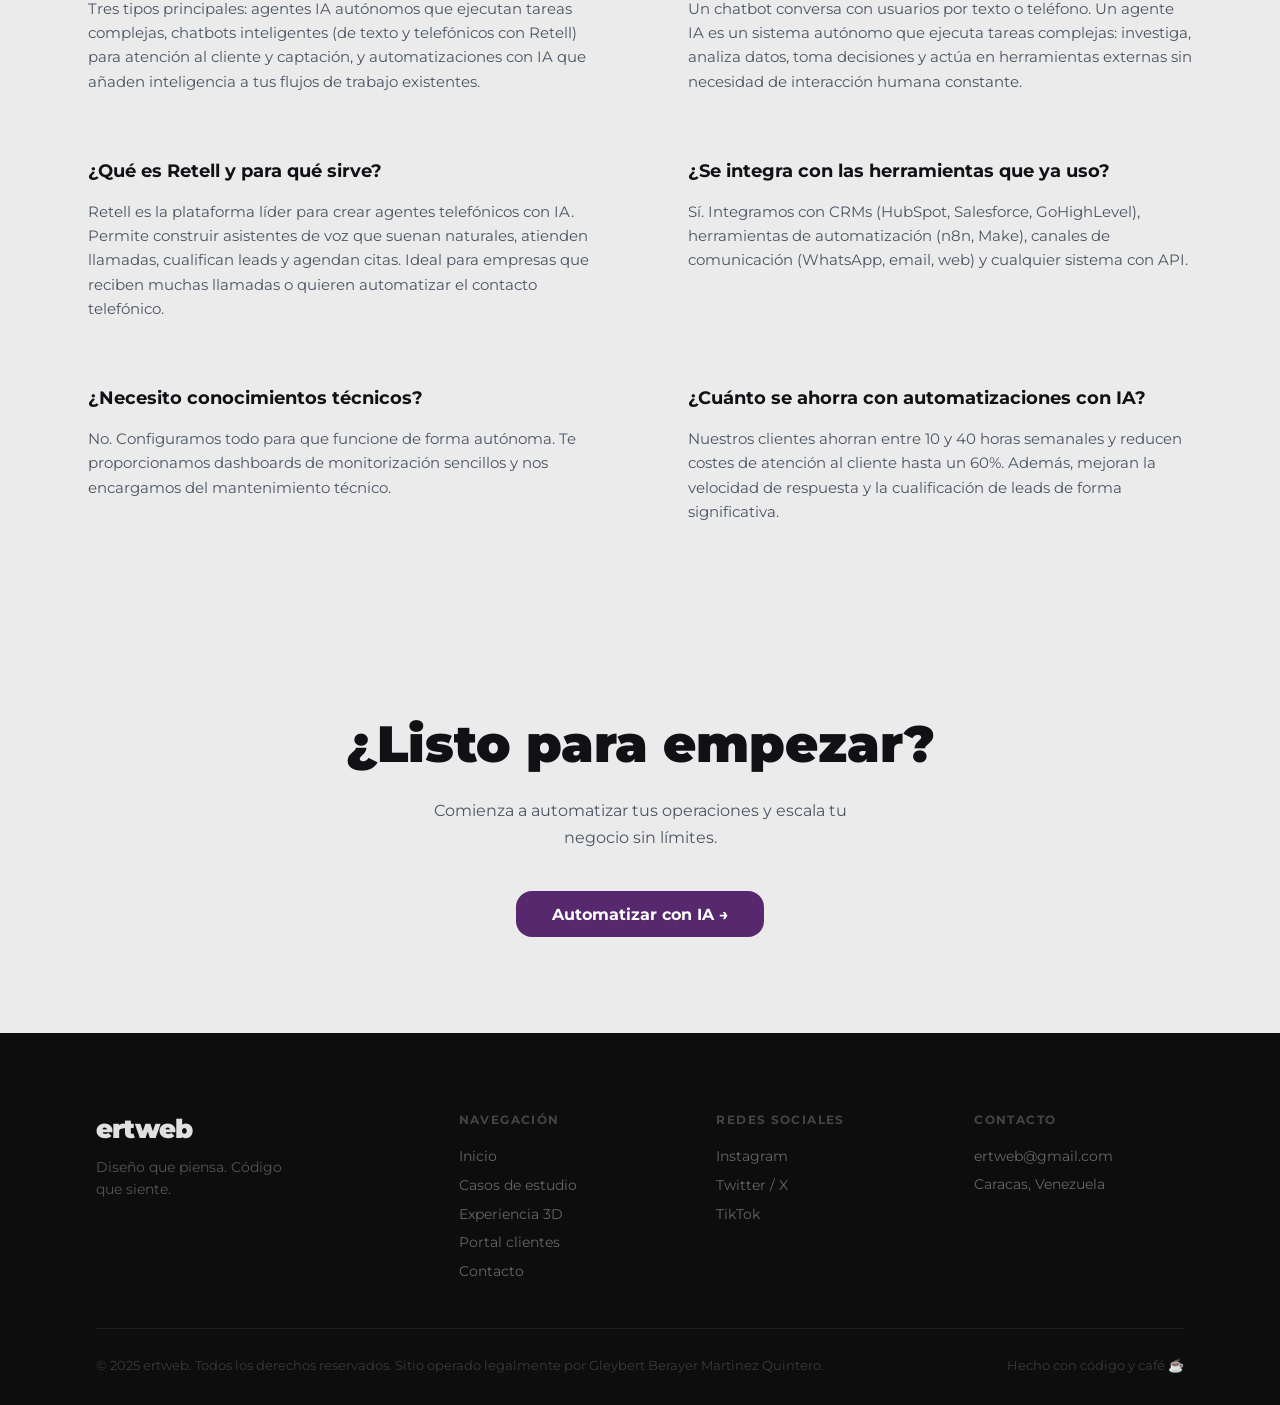
<file: pages/automatizaciones.html>
<!DOCTYPE html>
<html lang="es">

<head>
  <meta charset="UTF-8">
  <meta name="viewport" content="width=device-width, initial-scale=1.0">
  <title>Automatizaciones con IA | ertweb</title>
  <meta name="description"
    content="Automatiza tu negocio con Inteligencia Artificial. Flujos personalizados, integraciones y sistemas que trabajan por ti.">
  <link rel="icon" type="image/svg+xml" href="../assets/img/favicon.svg">
  <link href="https://fonts.googleapis.com/css2?family=Montserrat:ital,wght@0,100..900;1,100..900&display=swap"
    rel="stylesheet">
  <link rel="stylesheet" href="../assets/css/styles.css">
  <link rel="stylesheet" href="../assets/css/site-nav.css">
  <style>
    *,
    *::before,
    *::after {
      box-sizing: border-box;
      margin: 0;
      padding: 0;
    }

    :root {
      --bg2: #ebebeb;
      --surface: #ffffff;
      --accent: #57286d;
      --accent2: #7b3f96;
      --accent3: #57286d;
      --text: #1a1a1a;
      --muted: #666;
      --light: #ebebeb;
    }

    html {
      scroll-behavior: smooth;
    }

    body {
      font-family: 'Montserrat', sans-serif;
      background: var(--bg2);
      color: var(--text);
      overflow-x: hidden;
    }

    ::-webkit-scrollbar {
      width: 4px;
    }

    ::-webkit-scrollbar-thumb {
      background: var(--accent);
      border-radius: 2px;
    }

    /* ===== HERO ===== */
    .hero {
      min-height: 100vh;
      display: flex;
      flex-direction: column;
      align-items: center;
      justify-content: center;
      text-align: center;
      padding: 8rem 2rem 4rem;
      position: relative;
      overflow: hidden;
    }

    .hero-bg {
      display: none;
    }

    .hero-grid {
      display: none;
    }

    .hero-container {
      margin-top: -15rem;
    }


    #particles-canvas {
      position: absolute;
      inset: 0;
      pointer-events: none;
    }

    .hero-label {
      font-size: 0.75rem;
      font-weight: 700;
      letter-spacing: 0.2em;
      text-transform: uppercase;
      color: var(--accent3);
      margin-bottom: 1.5rem;
      opacity: 0;
      animation: fadeUp 0.8s 0.3s forwards;
    }

    .hero h2 {
      font-size: clamp(2.5rem, 4vw, 3rem);
      font-weight: 700;
      line-height: 1.05;
      letter-spacing: -0.03em;
      color: #313131;
      max-width: 900px;
      opacity: 0;
      animation: fadeUp 0.8s 0.5s forwards;
      position: relative;
      left: -20vw;
    }


    .hero p {
      margin-top: 1.8rem;
      max-width: 760px;
      font-size: 1.3rem;
      line-height: 1.7;
      color: var(--muted);
      opacity: 0;
      animation: fadeUp 0.8s 0.7s forwards;
      position: relative;
      left: -11vw;
      text-align: left;
    }

    .hero-actions {
      margin-top: 2.5rem;
      display: flex;
      gap: 1rem;
      flex-wrap: wrap;
      justify-content: center;
      opacity: 0;
      animation: fadeUp 0.8s 0.9s forwards;
      position: relative;
      left: -18.5vw;
    }

    .btn-primary {
      padding: 0.85rem 2.2rem;
      background: var(--accent);
      color: #fff;
      font-weight: 700;
      font-size: 0.95rem;
      border-radius: 16px;
      text-decoration: none;
      transition: background 0.3s ease, transform 0.2s;
    }

    .btn-primary:hover {
      transform: translateY(-2px);
      background: var(--accent2);
    }

    .btn-outline {
      padding: 0.85rem 2.2rem;
      border: 1px solid rgba(0, 0, 0, 0.2);
      color: #000000;
      font-weight: 700;
      font-size: 0.95rem;
      border-radius: 16px;
      text-decoration: none;
      transition: border-color 0.2s, background 0.2s;
    }

    .btn-outline:hover {
      border-color: var(--accent);
      background: rgba(87, 40, 109, 0.08);
    }

    .hero-stats {
      position: absolute;
      left: 70%;
      top: 15%;
      margin-top: 4rem;
      display: flex;
      flex-direction: column;
      align-items: flex-start;
      gap: 3rem;
      flex-wrap: wrap;
      justify-content: center;
      opacity: 0;
      animation: fadeUp 0.8s 1.1s forwards;
    }

    .stat-item {
      text-align: center;
    }

    .stat-item .num {
      font-size: 2.5rem;
      font-weight: 900;
      color: var(--accent);
    }

    .stat-item .label {
      font-size: 0.8rem;
      color: var(--muted);
      font-weight: 600;
      margin-top: 0.3rem;
    }

    @keyframes fadeUp {
      from {
        opacity: 0;
        transform: translateY(30px);
      }

      to {
        opacity: 1;
        transform: translateY(0);
      }
    }

    /* ===== SERVICES GRID / QUE INCLUYE ===== */
    .section {
      padding: 0rem 3rem;
      max-width: 1250px;
      margin: 0 auto;
    }

    #servicios {
      margin-top: -20rem;
    }

    .que-incluye-container {
      padding: 5rem 0;
      max-width: 1100px;
      margin: 0 auto;
    }

    .que-incluye-title {
      font-size: clamp(2rem, 3.5vw, 2.5rem);
      font-weight: 700;
      text-align: center;
      color: #000000;
      margin-bottom: 5rem;
    }

    .que-incluye-grid {
      display: grid;
      grid-template-columns: repeat(2, 1fr);
      gap: 5rem 8rem;
    }

    .que-incluye-card {
      display: flex;
      flex-direction: column;
    }

    .card-header {
      display: flex;
      justify-content: space-between;
      align-items: center;
      margin-bottom: 1.8rem;
    }

    .card-header h3 {
      font-size: 1.3rem;
      font-weight: 700;
      color: #000000;
    }

    .card-header .arrow {
      font-size: 1.3rem;
      color: var(--accent3);
      font-weight: 600;
    }

    .check-list {
      list-style: none;
      padding: 0;
      margin: 0;
      display: flex;
      flex-direction: column;
      gap: 1.1rem;
    }

    .check-list li {
      display: flex;
      align-items: flex-start;
      gap: 0.85rem;
      font-size: 0.95rem;
      color: #333333;
      font-weight: 500;
      line-height: 1.5;
    }

    .check-icon {
      width: 18px;
      height: 18px;
      margin-top: 2px;
      flex-shrink: 0;
    }

    @media (max-width: 768px) {
      .que-incluye-grid {
        grid-template-columns: 1fr;
        gap: 3.5rem;
      }
      #servicios {
        margin-top: -5rem;
      }
    }

    /* ===== BENEFICIOS ===== */
    .beneficios-banner-container {
      padding: 4rem 3rem;
      max-width: 1250px;
      margin: 0 auto;
    }

    .beneficios-banner {
      background-color: #1a1a1a;
      border-radius: 32px;
      padding: 4rem 3rem;
      text-align: center;
    }

    .beneficios-banner h2 {
      color: #ffffff;
      font-size: 2rem;
      font-weight: 700;
      margin-bottom: 3.5rem;
    }

    .beneficios-grid {
      display: grid;
      grid-template-columns: repeat(4, 1fr);
      gap: 2rem;
    }

    .beneficio-item {
      display: flex;
      flex-direction: column;
      align-items: center;
      gap: 1.2rem;
    }

    .beneficio-circle {
      width: 48px;
      height: 48px;
      flex-shrink: 0;
    }

    .beneficio-circle svg {
      width: 100%;
      height: 100%;
    }

    .beneficio-item p {
      color: #ffffff;
      font-size: 0.95rem;
      font-weight: 500;
      line-height: 1.4;
      max-width: 180px;
    }

    /* ===== PROCESO ===== */
    .proceso-section {
      padding: 6rem 3rem;
      max-width: 1250px;
      margin: 0 auto;
    }

    .proceso-title {
      font-size: clamp(2rem, 3.5vw, 2.5rem);
      font-weight: 700;
      text-align: center;
      color: #000000;
      margin-bottom: 5rem;
    }

    .proceso-grid {
      display: grid;
      grid-template-columns: repeat(4, 1fr);
      gap: 2rem;
    }

    .proceso-card-wrap {
      position: relative;
      padding-top: 1.5rem;
    }

    .proceso-num {
      position: absolute;
      top: 0;
      left: 2rem;
      width: 40px;
      height: 40px;
      border-radius: 50%;
      background-color: #111115;
      color: #ffffff;
      font-weight: 700;
      font-size: 1rem;
      display: flex;
      align-items: center;
      justify-content: center;
      z-index: 2;
    }

    .proceso-card {
      background-color: #f4f4f6;
      border-radius: 16px;
      padding: 2.5rem 2rem 2rem;
      height: calc(100% - 1.5rem);
      display: flex;
      flex-direction: column;
      border: 1px solid rgba(0, 0, 0, 0.03);
    }

    .proceso-card h4 {
      font-size: 1.1rem;
      font-weight: 700;
      color: #111115;
      margin-bottom: 1rem;
    }

    .proceso-card p {
      font-size: 0.88rem;
      color: #4b5563;
      line-height: 1.6;
    }

    @media (max-width: 1024px) {
      .beneficios-grid {
        grid-template-columns: repeat(2, 1fr);
        gap: 3rem 2rem;
      }
      .proceso-grid {
        grid-template-columns: repeat(2, 1fr);
        gap: 4rem 2rem;
      }
    }

    @media (max-width: 640px) {
      .beneficios-grid {
        grid-template-columns: 1fr;
        gap: 2.5rem;
      }
      .beneficios-banner {
        padding: 3rem 1.5rem;
      }
      .proceso-grid {
        grid-template-columns: 1fr;
        gap: 3.5rem;
      }
      .proceso-section {
        padding: 4rem 1.5rem;
      }
      .beneficios-banner-container {
        padding: 2rem 1.5rem;
      }
    }

    /* ===== TOOLS ===== */
    .tools-grid {
      display: grid;
      grid-template-columns: repeat(auto-fit, minmax(140px, 1fr));
      gap: 1rem;
      margin-top: 3rem;
    }

    .tool-pill {
      background: var(--surface);
      border: 1px solid rgba(0, 0, 0, 0.1);
      border-radius: 12px;
      padding: 1.2rem;
      text-align: center;
      transition: border-color 0.3s, transform 0.2s;
      cursor: default;
    }

    .tool-pill:hover {
      border-color: var(--accent);
      transform: translateY(-2px);
    }

    .tool-pill .t-icon {
      font-size: 2rem;
      margin-bottom: 0.5rem;
    }

    .tool-pill .t-name {
      font-size: 0.8rem;
      font-weight: 700;
      color: var(--text);
    }

    /* ===== CTA SECTION ===== */
    .cta-section {
      padding: 6rem 3rem;
      text-align: center;
      position: relative;
      overflow: hidden;
    }

    .cta-section h2 {
      font-size: clamp(2rem, 4vw, 3.5rem);
      font-weight: 900;
      color: #111115;
      max-width: 700px;
      margin: 0 auto 1.5rem;
      line-height: 1.1;
    }

    .cta-section p {
      color: #4b5563;
      max-width: 480px;
      margin: 0 auto 2.5rem;
      line-height: 1.7;
    }

    /* ===== FAQ ===== */
    .faq-section {
      padding: 6rem 3rem;
      max-width: 1200px;
      margin: 0 auto;
    }

    .faq-title {
      font-size: clamp(2rem, 3.5vw, 2.5rem);
      font-weight: 700;
      text-align: center;
      color: #000000;
      margin-bottom: 5rem;
    }

    .faq-grid {
      display: grid;
      grid-template-columns: repeat(2, 1fr);
      gap: 4rem 6rem;
    }

    .faq-item {
      display: flex;
      flex-direction: column;
      gap: 1rem;
    }

    .faq-item h3 {
      font-size: 1.15rem;
      font-weight: 700;
      color: #111115;
      line-height: 1.4;
    }

    .faq-item p {
      font-size: 0.95rem;
      color: #4b5563;
      line-height: 1.6;
    }

    @media (max-width: 768px) {
      .faq-grid {
        grid-template-columns: 1fr;
        gap: 3rem;
      }
      .faq-section {
        padding: 4rem 1.5rem;
      }
    }

    @media (max-width: 768px) {
      .section {
        padding: 4rem 1.5rem;
      }

      .process-steps::before {
        display: none;
      }
    }

    /* ===== RESPONSIVE HERO (tablet / móvil) ===== */
    @media (max-width: 1024px) {
      .hero {
        min-height: auto;
        padding: 7rem 1.5rem 3rem;
      }

      /* Neutraliza los offsets de escritorio y apila todo centrado */
      .hero-container {
        margin-top: 0;
        display: flex;
        flex-direction: column;
        align-items: center;
      }

      .hero h2 {
        left: 0;
        max-width: 100%;
        text-align: center;
      }

      .hero p {
        left: 0;
        text-align: center;
        font-size: 1.1rem;
        margin-left: auto;
        margin-right: auto;
      }

      .hero-actions {
        left: 0;
        justify-content: center;
      }

      /* Las stats dejan de estar absolutas y pasan a fila debajo del texto */
      .hero-stats {
        position: static;
        left: auto;
        top: auto;
        margin-top: 3rem;
        flex-direction: row;
        flex-wrap: wrap;
        align-items: center;
        justify-content: center;
        gap: 2rem 2.5rem;
      }

      /* Quita el solape provocado por los márgenes negativos de escritorio */
      #servicios {
        margin-top: 2rem;
      }
    }

    @media (max-width: 640px) {
      .hero {
        padding: 6.5rem 1.25rem 2.5rem;
      }

      .hero h2 {
        font-size: 2.2rem;
      }

      .hero p {
        font-size: 1rem;
        margin-top: 1.2rem;
      }

      .hero-actions {
        margin-top: 2rem;
        width: 100%;
      }

      .hero-actions .btn-primary,
      .hero-actions .btn-outline {
        flex: 1 1 40%;
        text-align: center;
      }

      .stat-item .num {
        font-size: 2rem;
      }

      .cta-section {
        padding: 4rem 1.5rem;
      }
    }
  </style>
</head>

<body>

  <!-- NAV -->
  <nav class="site-nav">
    <a href="../index.html" class="nav-logo">
      <img src="../assets/img/logo-mark.png" alt="ertweb" class="nav-logo-img">
    </a>
    <ul class="site-nav-links">
      <li><a href="../index.html">Inicio</a></li>
      <li><a href="automatizaciones.html" class="active">Automatizaciones</a></li>
      <li><a href="casos-de-estudio.html">Casos de estudio</a></li>
      <li><a href="experiencia-3d.html">Experiencia 3D</a></li>
      <li><a href="portal-clientes.html">Portal clientes</a></li>
      <li><a href="contact.html">Contacto</a></li>
    </ul>
  </nav>

  <!-- BURGER MENU (mobile) -->
  <button id="burger" aria-label="Menu">
    <svg viewBox="0 0 24 24" width="30" height="30" fill="none" xmlns="http://www.w3.org/2000/svg">
      <path d="M4 6H20M4 12H20M4 18H20" stroke="currentColor" stroke-width="2" stroke-linecap="round" />
    </svg>
  </button>

  <div class="burger-overlay">
    <div class="burger-content">
      <ul class="burger-list">
        <li>
          <div class="burger-link-wrapper"><a href="../index.html" class="burger-link">Inicio</a></div>
        </li>
        <li>
          <div class="burger-link-wrapper"><a href="automatizaciones.html" class="burger-link">Automatizaciones</a>
          </div>
        </li>
        <li>
          <div class="burger-link-wrapper"><a href="casos-de-estudio.html" class="burger-link">Casos de estudio</a>
          </div>
        </li>
        <li>
          <div class="burger-link-wrapper"><a href="experiencia-3d.html" class="burger-link">Experiencia 3D</a></div>
        </li>
        <li>
          <div class="burger-link-wrapper"><a href="portal-clientes.html" class="burger-link">Portal clientes</a>
          </div>
        </li>
        <li>
          <div class="burger-link-wrapper"><a href="contact.html" class="burger-link">Contacto</a></div>
        </li>
      </ul>
      <div class="burger-footer">
        <span>Redes Sociales</span>
        <div class="burger-social-links">
          <a href="https://www.instagram.com/ertwebv?utm_source=ig_web_button_share_sheet&igsh=ZDNlZDc0MzIxNw=="
            target="_blank">instagram</a>
          <a href="https://x.com/ertWeb" target="_blank">twitter</a>
          <a href="https://www.tiktok.com/@ertweb?is_from_webapp=1&sender_device=pc" target="_blank">tiktok</a>
        </div>
      </div>
    </div>
  </div>

  <!-- HERO -->
  <section class="hero">
    <div class="hero-bg"></div>
    <div class="hero-grid"></div>
    <canvas id="particles-canvas"></canvas>
    <div class="hero-container">
      <h2>Automatizaciones</h2>
      <p>Conectamos tus canales de captación, automatizamos tu atención por WhatsApp y gestionamos tus leads en piloto
        automático. Escala tus operaciones sin aumentar tu nómina</p>

      <div class="hero-actions">
        <a href="diagnostico.html" class="btn-primary">Diagnóstico Gratuito</a>
        <a href="#servicios" class="btn-outline">Nuestros procesos</a>
      </div>

      <div class="hero-stats">
        <div class="stat-item">
          <div class="num">80%</div>
          <div class="label">Reducción de tareas manuales</div>
        </div>
        <div class="stat-item">
          <div class="num">24/7</div>
          <div class="label">Sistemas operando sin parar</div>
        </div>
        <div class="stat-item">
          <div class="num">3x</div>
          <div class="label">Velocidad de procesos</div>
        </div>
      </div>
    </div>
  </section>

  <!-- SERVICES (QUE INCLUYE) -->
  <section class="section" id="servicios">
    <div class="que-incluye-container">
      <h2 class="que-incluye-title">Qué incluye</h2>

      <div class="que-incluye-grid">

        <!-- Flujos de Trabajo -->
        <div class="que-incluye-card">
          <div class="card-header">
            <h3>Flujos de Trabajo (Workflows)</h3>
            <span class="arrow">→</span>
          </div>
          <ul class="check-list">
            <li>
              <svg class="check-icon" viewBox="0 0 24 24" fill="none" xmlns="http://www.w3.org/2000/svg">
                <circle cx="12" cy="12" r="10" fill="#57286d" />
                <path d="M8 12.5L10.5 15L16 9.5" stroke="#ffffff" stroke-width="2.5" stroke-linecap="round"
                  stroke-linejoin="round" />
              </svg>
              <span>Conexión de tus aplicaciones favoritas sin código</span>
            </li>
            <li>
              <svg class="check-icon" viewBox="0 0 24 24" fill="none" xmlns="http://www.w3.org/2000/svg">
                <circle cx="12" cy="12" r="10" fill="#57286d" />
                <path d="M8 12.5L10.5 15L16 9.5" stroke="#ffffff" stroke-width="2.5" stroke-linecap="round"
                  stroke-linejoin="round" />
              </svg>
              <span>Sincronización automática de datos entre herramientas</span>
            </li>
            <li>
              <svg class="check-icon" viewBox="0 0 24 24" fill="none" xmlns="http://www.w3.org/2000/svg">
                <circle cx="12" cy="12" r="10" fill="#57286d" />
                <path d="M8 12.5L10.5 15L16 9.5" stroke="#ffffff" stroke-width="2.5" stroke-linecap="round"
                  stroke-linejoin="round" />
              </svg>
              <span>Integración con Gmail, Sheets, Notion y Slack</span>
            </li>
            <li>
              <svg class="check-icon" viewBox="0 0 24 24" fill="none" xmlns="http://www.w3.org/2000/svg">
                <circle cx="12" cy="12" r="10" fill="#57286d" />
                <path d="M8 12.5L10.5 15L16 9.5" stroke="#ffffff" stroke-width="2.5" stroke-linecap="round"
                  stroke-linejoin="round" />
              </svg>
              <span>Flujos condicionales y lógica avanzada de negocio</span>
            </li>
            <li>
              <svg class="check-icon" viewBox="0 0 24 24" fill="none" xmlns="http://www.w3.org/2000/svg">
                <circle cx="12" cy="12" r="10" fill="#57286d" />
                <path d="M8 12.5L10.5 15L16 9.5" stroke="#ffffff" stroke-width="2.5" stroke-linecap="round"
                  stroke-linejoin="round" />
              </svg>
              <span>Reducción de tareas administrativas y errores manuales</span>
            </li>
          </ul>
        </div>

        <!-- Agentes con IA -->
        <div class="que-incluye-card">
          <div class="card-header">
            <h3>Agentes con IA</h3>
            <span class="arrow">→</span>
          </div>
          <ul class="check-list">
            <li>
              <svg class="check-icon" viewBox="0 0 24 24" fill="none" xmlns="http://www.w3.org/2000/svg">
                <circle cx="12" cy="12" r="10" fill="#57286d" />
                <path d="M8 12.5L10.5 15L16 9.5" stroke="#ffffff" stroke-width="2.5" stroke-linecap="round"
                  stroke-linejoin="round" />
              </svg>
              <span>Lectura y clasificación inteligente de correos</span>
            </li>
            <li>
              <svg class="check-icon" viewBox="0 0 24 24" fill="none" xmlns="http://www.w3.org/2000/svg">
                <circle cx="12" cy="12" r="10" fill="#57286d" />
                <path d="M8 12.5L10.5 15L16 9.5" stroke="#ffffff" stroke-width="2.5" stroke-linecap="round"
                  stroke-linejoin="round" />
              </svg>
              <span>Respuesta automática y redactado de borradores con IA</span>
            </li>
            <li>
              <svg class="check-icon" viewBox="0 0 24 24" fill="none" xmlns="http://www.w3.org/2000/svg">
                <circle cx="12" cy="12" r="10" fill="#57286d" />
                <path d="M8 12.5L10.5 15L16 9.5" stroke="#ffffff" stroke-width="2.5" stroke-linecap="round"
                  stroke-linejoin="round" />
              </svg>
              <span>Procesamiento de archivos y extracción de datos clave</span>
            </li>
            <li>
              <svg class="check-icon" viewBox="0 0 24 24" fill="none" xmlns="http://www.w3.org/2000/svg">
                <circle cx="12" cy="12" r="10" fill="#57286d" />
                <path d="M8 12.5L10.5 15L16 9.5" stroke="#ffffff" stroke-width="2.5" stroke-linecap="round"
                  stroke-linejoin="round" />
              </svg>
              <span>Agentes autónomos para toma de decisiones (GPT, Claude)</span>
            </li>
            <li>
              <svg class="check-icon" viewBox="0 0 24 24" fill="none" xmlns="http://www.w3.org/2000/svg">
                <circle cx="12" cy="12" r="10" fill="#57286d" />
                <path d="M8 12.5L10.5 15L16 9.5" stroke="#ffffff" stroke-width="2.5" stroke-linecap="round"
                  stroke-linejoin="round" />
              </svg>
              <span>Integración profunda con tus herramientas internas</span>
            </li>
          </ul>
        </div>

        <!-- Chatbots Inteligentes -->
        <div class="que-incluye-card">
          <div class="card-header">
            <h3>Chatbots Inteligentes</h3>
            <span class="arrow">→</span>
          </div>
          <ul class="check-list">
            <li>
              <svg class="check-icon" viewBox="0 0 24 24" fill="none" xmlns="http://www.w3.org/2000/svg">
                <circle cx="12" cy="12" r="10" fill="#57286d" />
                <path d="M8 12.5L10.5 15L16 9.5" stroke="#ffffff" stroke-width="2.5" stroke-linecap="round"
                  stroke-linejoin="round" />
              </svg>
              <span>Atención al cliente conversacional 24/7 sin demoras</span>
            </li>
            <li>
              <svg class="check-icon" viewBox="0 0 24 24" fill="none" xmlns="http://www.w3.org/2000/svg">
                <circle cx="12" cy="12" r="10" fill="#57286d" />
                <path d="M8 12.5L10.5 15L16 9.5" stroke="#ffffff" stroke-width="2.5" stroke-linecap="round"
                  stroke-linejoin="round" />
              </svg>
              <span>Cualificación automática y captación de leads cualificados</span>
            </li>
            <li>
              <svg class="check-icon" viewBox="0 0 24 24" fill="none" xmlns="http://www.w3.org/2000/svg">
                <circle cx="12" cy="12" r="10" fill="#57286d" />
                <path d="M8 12.5L10.5 15L16 9.5" stroke="#ffffff" stroke-width="2.5" stroke-linecap="round"
                  stroke-linejoin="round" />
              </svg>
              <span>Entrenamiento directo con la base de datos de tu empresa</span>
            </li>
            <li>
              <svg class="check-icon" viewBox="0 0 24 24" fill="none" xmlns="http://www.w3.org/2000/svg">
                <circle cx="12" cy="12" r="10" fill="#57286d" />
                <path d="M8 12.5L10.5 15L16 9.5" stroke="#ffffff" stroke-width="2.5" stroke-linecap="round"
                  stroke-linejoin="round" />
              </svg>
              <span>Despliegue nativo en WhatsApp, Instagram, Facebook y Web</span>
            </li>
            <li>
              <svg class="check-icon" viewBox="0 0 24 24" fill="none" xmlns="http://www.w3.org/2000/svg">
                <circle cx="12" cy="12" r="10" fill="#57286d" />
                <path d="M8 12.5L10.5 15L16 9.5" stroke="#ffffff" stroke-width="2.5" stroke-linecap="round"
                  stroke-linejoin="round" />
              </svg>
              <span>Escalado inteligente y transparente a agentes humanos</span>
            </li>
          </ul>
        </div>

        <!-- Reportes Automáticos -->
        <div class="que-incluye-card">
          <div class="card-header">
            <h3>Reportes Automáticos</h3>
            <span class="arrow">→</span>
          </div>
          <ul class="check-list">
            <li>
              <svg class="check-icon" viewBox="0 0 24 24" fill="none" xmlns="http://www.w3.org/2000/svg">
                <circle cx="12" cy="12" r="10" fill="#57286d" />
                <path d="M8 12.5L10.5 15L16 9.5" stroke="#ffffff" stroke-width="2.5" stroke-linecap="round"
                  stroke-linejoin="round" />
              </svg>
              <span>Creación y consolidación de dashboards interactivos</span>
            </li>
            <li>
              <svg class="check-icon" viewBox="0 0 24 24" fill="none" xmlns="http://www.w3.org/2000/svg">
                <circle cx="12" cy="12" r="10" fill="#57286d" />
                <path d="M8 12.5L10.5 15L16 9.5" stroke="#ffffff" stroke-width="2.5" stroke-linecap="round"
                  stroke-linejoin="round" />
              </svg>
              <span>Consolidación de métricas clave de ventas y operaciones</span>
            </li>
            <li>
              <svg class="check-icon" viewBox="0 0 24 24" fill="none" xmlns="http://www.w3.org/2000/svg">
                <circle cx="12" cy="12" r="10" fill="#57286d" />
                <path d="M8 12.5L10.5 15L16 9.5" stroke="#ffffff" stroke-width="2.5" stroke-linecap="round"
                  stroke-linejoin="round" />
              </svg>
              <span>Envío programado de reportes consolidados por email o Slack</span>
            </li>
            <li>
              <svg class="check-icon" viewBox="0 0 24 24" fill="none" xmlns="http://www.w3.org/2000/svg">
                <circle cx="12" cy="12" r="10" fill="#57286d" />
                <path d="M8 12.5L10.5 15L16 9.5" stroke="#ffffff" stroke-width="2.5" stroke-linecap="round"
                  stroke-linejoin="round" />
              </svg>
              <span>Conexión directa con Google Sheets y Looker Studio</span>
            </li>
            <li>
              <svg class="check-icon" viewBox="0 0 24 24" fill="none" xmlns="http://www.w3.org/2000/svg">
                <circle cx="12" cy="12" r="10" fill="#57286d" />
                <path d="M8 12.5L10.5 15L16 9.5" stroke="#ffffff" stroke-width="2.5" stroke-linecap="round"
                  stroke-linejoin="round" />
              </svg>
              <span>Visualización analítica de tus datos de negocio en tiempo real</span>
            </li>
          </ul>
        </div>

        <!-- E-commerce Automatizado -->
        <div class="que-incluye-card">
          <div class="card-header">
            <h3>E-commerce Automatizado</h3>
            <span class="arrow">→</span>
          </div>
          <ul class="check-list">
            <li>
              <svg class="check-icon" viewBox="0 0 24 24" fill="none" xmlns="http://www.w3.org/2000/svg">
                <circle cx="12" cy="12" r="10" fill="#57286d" />
                <path d="M8 12.5L10.5 15L16 9.5" stroke="#ffffff" stroke-width="2.5" stroke-linecap="round"
                  stroke-linejoin="round" />
              </svg>
              <span>Sincronización automática de inventario multicanal</span>
            </li>
            <li>
              <svg class="check-icon" viewBox="0 0 24 24" fill="none" xmlns="http://www.w3.org/2000/svg">
                <circle cx="12" cy="12" r="10" fill="#57286d" />
                <path d="M8 12.5L10.5 15L16 9.5" stroke="#ffffff" stroke-width="2.5" stroke-linecap="round"
                  stroke-linejoin="round" />
              </svg>
              <span>Procesamiento automático de pedidos y flujos de facturación</span>
            </li>
            <li>
              <svg class="check-icon" viewBox="0 0 24 24" fill="none" xmlns="http://www.w3.org/2000/svg">
                <circle cx="12" cy="12" r="10" fill="#57286d" />
                <path d="M8 12.5L10.5 15L16 9.5" stroke="#ffffff" stroke-width="2.5" stroke-linecap="round"
                  stroke-linejoin="round" />
              </svg>
              <span>Actualización de stock y despachos en tiempo real</span>
            </li>
            <li>
              <svg class="check-icon" viewBox="0 0 24 24" fill="none" xmlns="http://www.w3.org/2000/svg">
                <circle cx="12" cy="12" r="10" fill="#57286d" />
                <path d="M8 12.5L10.5 15L16 9.5" stroke="#ffffff" stroke-width="2.5" stroke-linecap="round"
                  stroke-linejoin="round" />
              </svg>
              <span>Notificaciones y confirmaciones automáticas de compra al cliente</span>
            </li>
            <li>
              <svg class="check-icon" viewBox="0 0 24 24" fill="none" xmlns="http://www.w3.org/2000/svg">
                <circle cx="12" cy="12" r="10" fill="#57286d" />
                <path d="M8 12.5L10.5 15L16 9.5" stroke="#ffffff" stroke-width="2.5" stroke-linecap="round"
                  stroke-linejoin="round" />
              </svg>
              <span>Integración con Shopify, WooCommerce y ERPs locales</span>
            </li>
          </ul>
        </div>

        <!-- Marketing Automatizado -->
        <div class="que-incluye-card">
          <div class="card-header">
            <h3>Marketing Automatizado</h3>
            <span class="arrow">→</span>
          </div>
          <ul class="check-list">
            <li>
              <svg class="check-icon" viewBox="0 0 24 24" fill="none" xmlns="http://www.w3.org/2000/svg">
                <circle cx="12" cy="12" r="10" fill="#57286d" />
                <path d="M8 12.5L10.5 15L16 9.5" stroke="#ffffff" stroke-width="2.5" stroke-linecap="round"
                  stroke-linejoin="round" />
              </svg>
              <span>Secuencias automáticas de bienvenida y captación</span>
            </li>
            <li>
              <svg class="check-icon" viewBox="0 0 24 24" fill="none" xmlns="http://www.w3.org/2000/svg">
                <circle cx="12" cy="12" r="10" fill="#57286d" />
                <path d="M8 12.5L10.5 15L16 9.5" stroke="#ffffff" stroke-width="2.5" stroke-linecap="round"
                  stroke-linejoin="round" />
              </svg>
              <span>Campañas personalizadas según comportamiento del usuario</span>
            </li>
            <li>
              <svg class="check-icon" viewBox="0 0 24 24" fill="none" xmlns="http://www.w3.org/2000/svg">
                <circle cx="12" cy="12" r="10" fill="#57286d" />
                <path d="M8 12.5L10.5 15L16 9.5" stroke="#ffffff" stroke-width="2.5" stroke-linecap="round"
                  stroke-linejoin="round" />
              </svg>
              <span>Estrategias de lead nurturing y retención automatizadas</span>
            </li>
            <li>
              <svg class="check-icon" viewBox="0 0 24 24" fill="none" xmlns="http://www.w3.org/2000/svg">
                <circle cx="12" cy="12" r="10" fill="#57286d" />
                <path d="M8 12.5L10.5 15L16 9.5" stroke="#ffffff" stroke-width="2.5" stroke-linecap="round"
                  stroke-linejoin="round" />
              </svg>
              <span>Integración con Mailchimp, ActiveCampaign y CRMs</span>
            </li>
            <li>
              <svg class="check-icon" viewBox="0 0 24 24" fill="none" xmlns="http://www.w3.org/2000/svg">
                <circle cx="12" cy="12" r="10" fill="#57286d" />
                <path d="M8 12.5L10.5 15L16 9.5" stroke="#ffffff" stroke-width="2.5" stroke-linecap="round"
                  stroke-linejoin="round" />
              </svg>
              <span>Automatización y programación inteligente de contenidos</span>
            </li>
          </ul>
        </div>

      </div>
    </div>
  </section>

  <!-- BENEFICIOS -->
  <div class="beneficios-banner-container">
    <div class="beneficios-banner">
      <h2>Beneficios</h2>
      <div class="beneficios-grid">
        <div class="beneficio-item">
          <div class="beneficio-circle">
            <svg viewBox="0 0 24 24" fill="none" xmlns="http://www.w3.org/2000/svg">
              <circle cx="12" cy="12" r="10" fill="#57286d" />
              <path d="M8 12.5L10.5 15L16 9.5" stroke="#ffffff" stroke-width="2.5" stroke-linecap="round"
                stroke-linejoin="round" />
            </svg>
          </div>
          <p>IA que trabaja 24/7 por tu negocio</p>
        </div>
        <div class="beneficio-item">
          <div class="beneficio-circle">
            <svg viewBox="0 0 24 24" fill="none" xmlns="http://www.w3.org/2000/svg">
              <circle cx="12" cy="12" r="10" fill="#57286d" />
              <path d="M8 12.5L10.5 15L16 9.5" stroke="#ffffff" stroke-width="2.5" stroke-linecap="round"
                stroke-linejoin="round" />
            </svg>
          </div>
          <p>Atención al cliente automatizada</p>
        </div>
        <div class="beneficio-item">
          <div class="beneficio-circle">
            <svg viewBox="0 0 24 24" fill="none" xmlns="http://www.w3.org/2000/svg">
              <circle cx="12" cy="12" r="10" fill="#57286d" />
              <path d="M8 12.5L10.5 15L16 9.5" stroke="#ffffff" stroke-width="2.5" stroke-linecap="round"
                stroke-linejoin="round" />
            </svg>
          </div>
          <p>Agentes autónomos para tareas complejas</p>
        </div>
        <div class="beneficio-item">
          <div class="beneficio-circle">
            <svg viewBox="0 0 24 24" fill="none" xmlns="http://www.w3.org/2000/svg">
              <circle cx="12" cy="12" r="10" fill="#57286d" />
              <path d="M8 12.5L10.5 15L16 9.5" stroke="#ffffff" stroke-width="2.5" stroke-linecap="round"
                stroke-linejoin="round" />
            </svg>
          </div>
          <p>Integración con tus herramientas</p>
        </div>
      </div>
    </div>
  </div>

  <!-- PROCESO -->
  <section class="proceso-section">
    <h2 class="proceso-title">Nuestro proceso</h2>
    <div class="proceso-grid">

      <!-- Paso 1 -->
      <div class="proceso-card-wrap">
        <div class="proceso-num">1</div>
        <div class="proceso-card">
          <h4>Análisis de procesos</h4>
          <p>Mapeamos tus procesos actuales e identificamos dónde la IA puede automatizar tareas, mejorar la atención al cliente o acelerar la toma de decisiones.</p>
        </div>
      </div>

      <!-- Paso 2 -->
      <div class="proceso-card-wrap">
        <div class="proceso-num">2</div>
        <div class="proceso-card">
          <h4>Diseño de la solución</h4>
          <p>Diseñamos la arquitectura: agentes IA, chatbots, automatizaciones inteligentes o una combinación. Elegimos los modelos y herramientas adecuados.</p>
        </div>
      </div>

      <!-- Paso 3 -->
      <div class="proceso-card-wrap">
        <div class="proceso-num">3</div>
        <div class="proceso-card">
          <h4>Desarrollo e integración</h4>
          <p>Desarrollamos la solución, la integramos con tus herramientas y sistemas, y la entrenamos con datos reales de tu negocio.</p>
        </div>
      </div>

      <!-- Paso 4 -->
      <div class="proceso-card-wrap">
        <div class="proceso-num">4</div>
        <div class="proceso-card">
          <h4>Lanzamiento y optimización</h4>
          <p>Desplegamos en producción, monitorizamos el rendimiento y optimizamos continuamente la precisión y eficacia de las automatizaciones.</p>
        </div>
      </div>

    </div>
  </section>

  <!-- FAQ -->
  <section class="faq-section">
    <h2 class="faq-title">Preguntas frecuentes</h2>
    <div class="faq-grid">
      <div class="faq-item">
        <h3>¿Qué tipo de automatizaciones con IA ofrecéis?</h3>
        <p>Tres tipos principales: agentes IA autónomos que ejecutan tareas complejas, chatbots inteligentes (de texto y telefónicos con Retell) para atención al cliente y captación, y automatizaciones con IA que añaden inteligencia a tus flujos de trabajo existentes.</p>
      </div>
      <div class="faq-item">
        <h3>¿En qué se diferencia un agente IA de un chatbot?</h3>
        <p>Un chatbot conversa con usuarios por texto o teléfono. Un agente IA es un sistema autónomo que ejecuta tareas complejas: investiga, analiza datos, toma decisiones y actúa en herramientas externas sin necesidad de interacción humana constante.</p>
      </div>
      <div class="faq-item">
        <h3>¿Qué es Retell y para qué sirve?</h3>
        <p>Retell es la plataforma líder para crear agentes telefónicos con IA. Permite construir asistentes de voz que suenan naturales, atienden llamadas, cualifican leads y agendan citas. Ideal para empresas que reciben muchas llamadas o quieren automatizar el contacto telefónico.</p>
      </div>
      <div class="faq-item">
        <h3>¿Se integra con las herramientas que ya uso?</h3>
        <p>Sí. Integramos con CRMs (HubSpot, Salesforce, GoHighLevel), herramientas de automatización (n8n, Make), canales de comunicación (WhatsApp, email, web) y cualquier sistema con API.</p>
      </div>
      <div class="faq-item">
        <h3>¿Necesito conocimientos técnicos?</h3>
        <p>No. Configuramos todo para que funcione de forma autónoma. Te proporcionamos dashboards de monitorización sencillos y nos encargamos del mantenimiento técnico.</p>
      </div>
      <div class="faq-item">
        <h3>¿Cuánto se ahorra con automatizaciones con IA?</h3>
        <p>Nuestros clientes ahorran entre 10 y 40 horas semanales y reducen costes de atención al cliente hasta un 60%. Además, mejoran la velocidad de respuesta y la cualificación de leads de forma significativa.</p>
      </div>
    </div>
  </section>

  <!-- CTA -->
  <section class="cta-section">
    <h2>¿Listo para empezar?</h2>
    <p>Comienza a automatizar tus operaciones y escala tu negocio sin límites.</p>
    <a href="diagnostico.html" class="btn-primary" style="display:inline-block; font-size:1rem;">Automatizar con IA →</a>
  </section>

  <!-- FOOTER -->
  <footer class="site-footer flat-top">
    <div class="footer-top">
      <div class="footer-brand">
        <span class="footer-logo">ertweb</span>
        <p class="footer-tagline">Diseño que piensa. Código que siente.</p>
      </div>
      <div class="footer-nav">
        <h4>Navegación</h4>
        <ul>
          <li><a href="../index.html">Inicio</a></li>
          <li><a href="casos-de-estudio.html">Casos de estudio</a></li>
          <li><a href="experiencia-3d.html">Experiencia 3D</a></li>
          <li><a href="portal-clientes.html">Portal clientes</a></li>
          <li><a href="contact.html">Contacto</a></li>
        </ul>
      </div>
      <div class="footer-social">
        <h4>Redes Sociales</h4>
        <ul>
          <li><a href="https://www.instagram.com/ertwebv?utm_source=ig_web_button_share_sheet&igsh=ZDNlZDc0MzIxNw=="
              target="_blank">Instagram</a></li>
          <li><a href="https://x.com/ertWeb" target="_blank">Twitter / X</a></li>
          <li><a href="https://www.tiktok.com/@ertweb?is_from_webapp=1&sender_device=pc" target="_blank">TikTok</a>
          </li>
        </ul>
      </div>
      <div class="footer-contact-info">
        <h4>Contacto</h4>
        <p>ertweb@gmail.com</p>
        <p>Caracas, Venezuela</p>
      </div>
    </div>
    <div class="footer-bottom">
      <p class="footer-copy">© 2025 ertweb. Todos los derechos reservados. Sitio operado legalmente por Gleybert Berayer Martinez Quintero.</p>
      <p class="footer-crafted">Hecho con código y café ☕</p>
    </div>
  </footer>

  <script>
    // Particles Canvas
    const canvas = document.getElementById('particles-canvas');
    const ctx = canvas.getContext('2d');
    let particles = [];

    function resize() {
      canvas.width = window.innerWidth;
      canvas.height = window.innerHeight;
    }

    class Particle {
      constructor() { this.reset(); }
      reset() {
        this.x = Math.random() * canvas.width;
        this.y = Math.random() * canvas.height;
        this.vx = (Math.random() - 0.5) * 0.4;
        this.vy = (Math.random() - 0.5) * 0.4;
        this.r = Math.random() * 2 + 0.5;
        this.alpha = Math.random() * 0.4 + 0.1;
      }
      update() {
        this.x += this.vx; this.y += this.vy;
        if (this.x < 0 || this.x > canvas.width || this.y < 0 || this.y > canvas.height) this.reset();
      }
      draw() {
        ctx.beginPath();
        ctx.arc(this.x, this.y, this.r, 0, Math.PI * 2);
        ctx.fillStyle = `rgba(87,40,109,${this.alpha})`;
        ctx.fill();
      }
    }

    function initParticles() {
      particles = [];
      for (let i = 0; i < 80; i++) particles.push(new Particle());
    }

    function animate() {
      ctx.clearRect(0, 0, canvas.width, canvas.height);
      particles.forEach(p => { p.update(); p.draw(); });
      // Draw connections
      for (let i = 0; i < particles.length; i++) {
        for (let j = i + 1; j < particles.length; j++) {
          const dx = particles[i].x - particles[j].x;
          const dy = particles[i].y - particles[j].y;
          const dist = Math.sqrt(dx * dx + dy * dy);
          if (dist < 120) {
            ctx.beginPath();
            ctx.moveTo(particles[i].x, particles[i].y);
            ctx.lineTo(particles[j].x, particles[j].y);
            ctx.strokeStyle = `rgba(87,40,109,${0.3 * (1 - dist / 120)})`;
            ctx.lineWidth = 0.5;
            ctx.stroke();
          }
        }
      }
      requestAnimationFrame(animate);
    }

    window.addEventListener('resize', () => { resize(); initParticles(); });
    resize(); initParticles(); animate();

    // Smooth scroll for anchor links
    document.querySelectorAll('a[href^="#"]').forEach(a => {
      a.addEventListener('click', e => {
        e.preventDefault();
        document.querySelector(a.getAttribute('href'))?.scrollIntoView({ behavior: 'smooth' });
      });
    });

  </script>
  <script src="../assets/js/site-nav.js"></script>
</body>

</html>
</file>
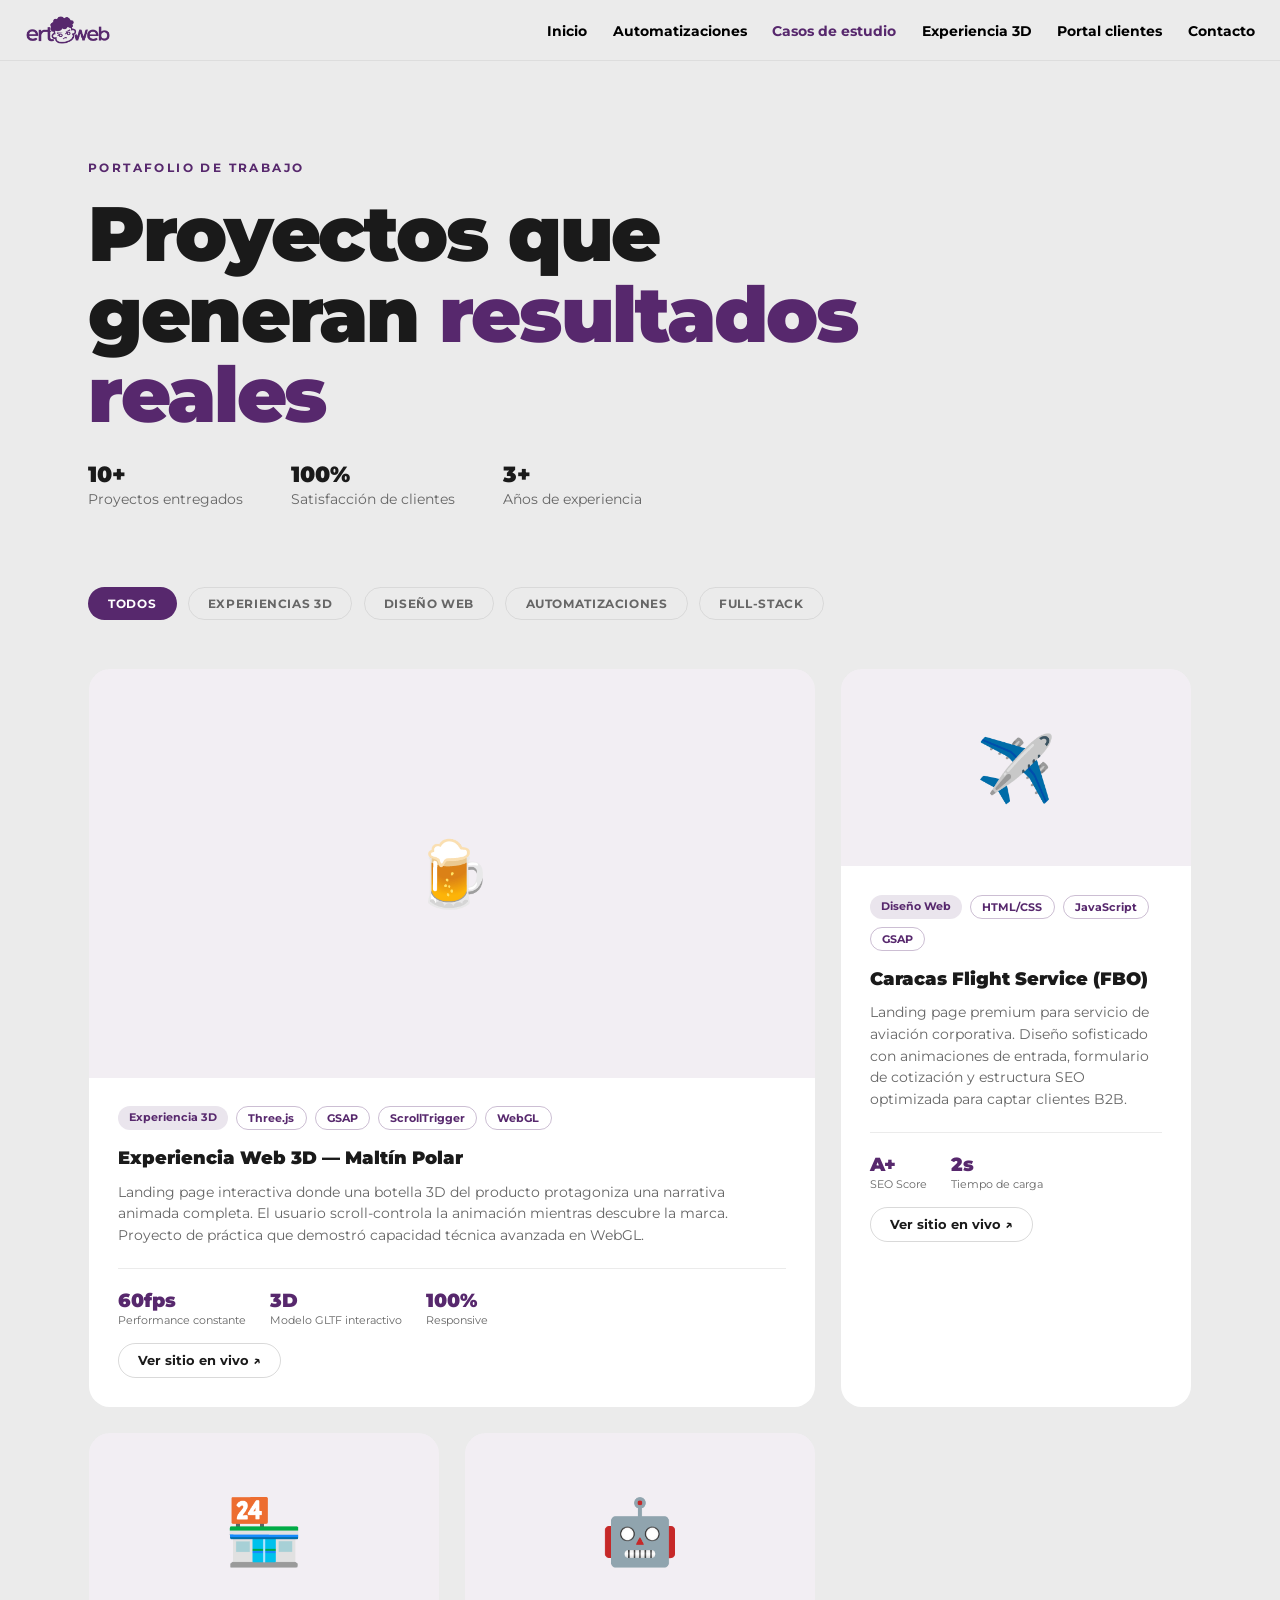
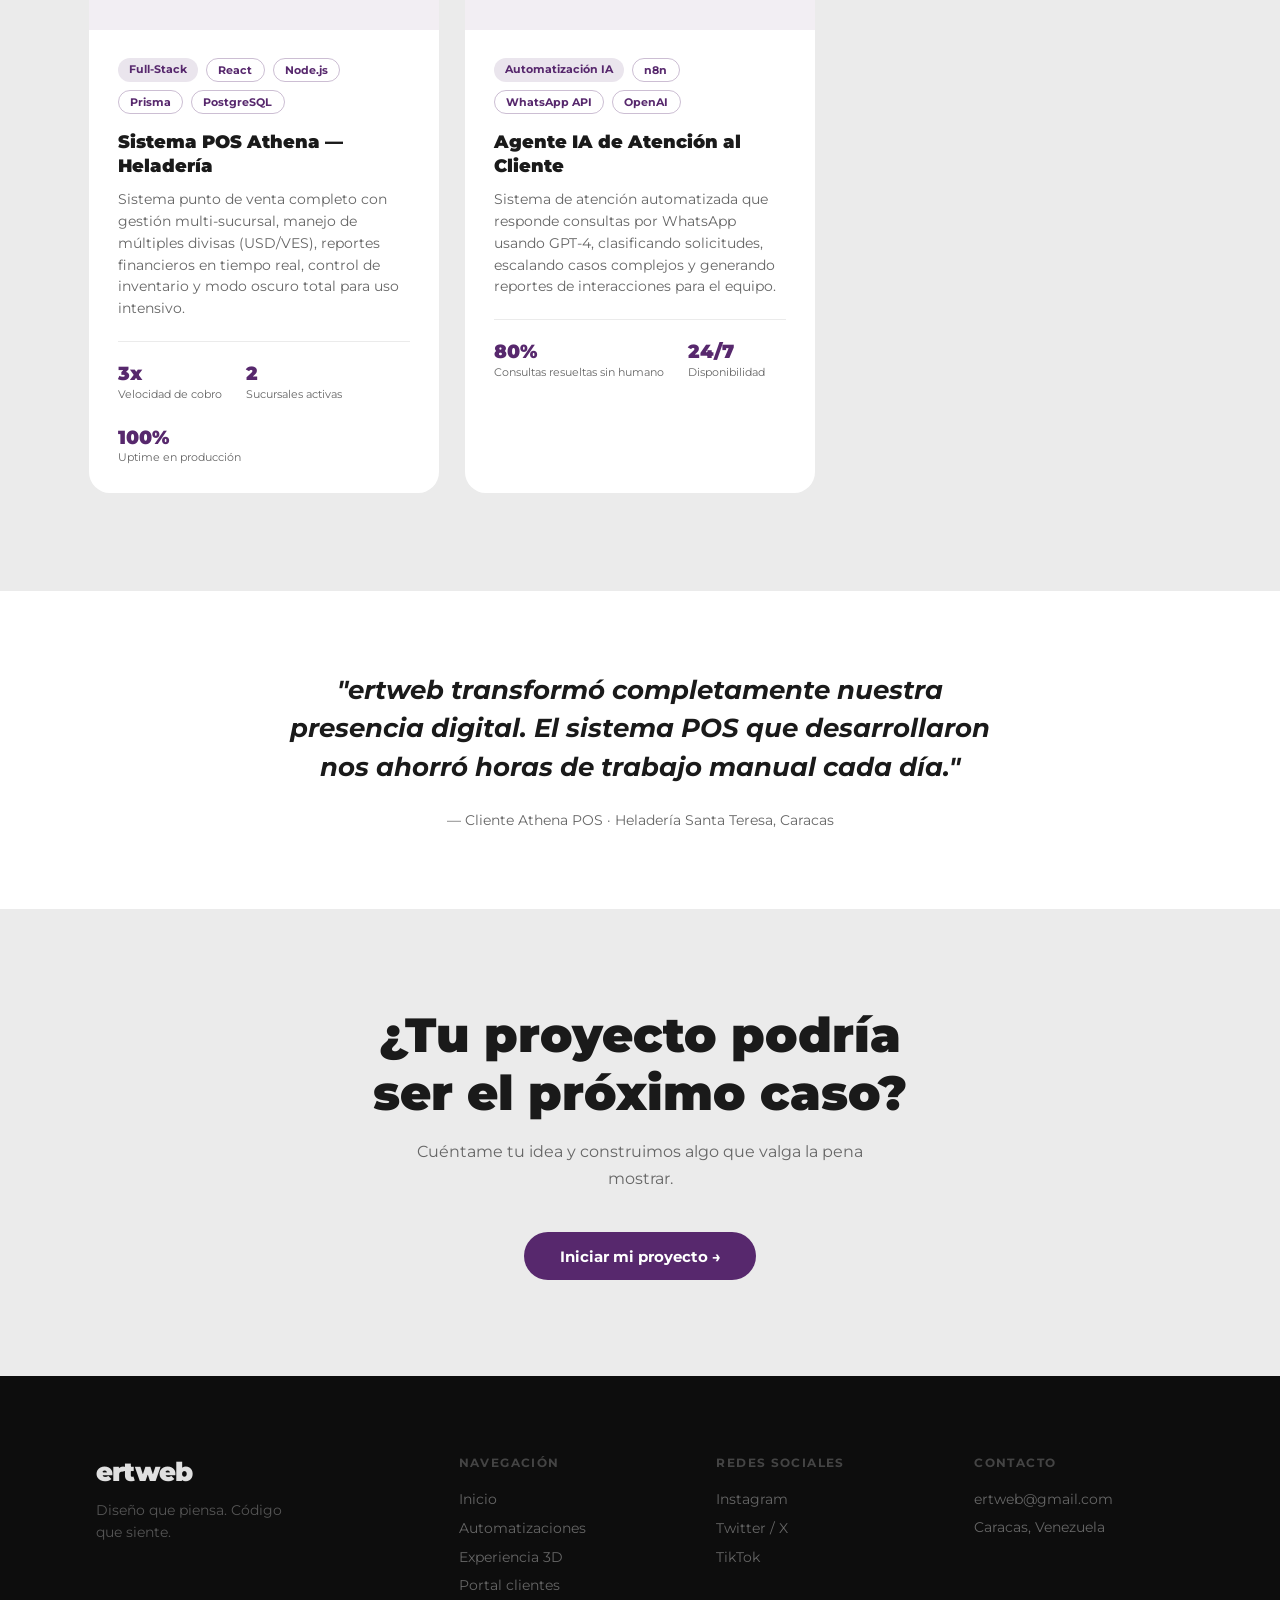
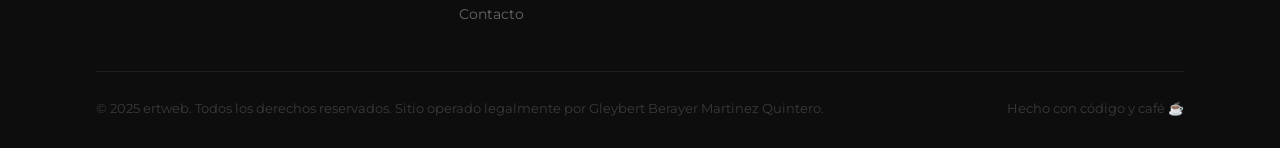
<file: pages/casos-de-estudio.html>
<!DOCTYPE html>
<html lang="es">
<head>
<meta charset="UTF-8">
<meta name="viewport" content="width=device-width, initial-scale=1.0">
<title>Casos de Estudio | ertweb</title>
<meta name="description" content="Proyectos reales desarrollados por ertweb: experiencias 3D, landing pages, sistemas POS y automatizaciones.">
<link rel="icon" type="image/svg+xml" href="../assets/img/favicon.svg">
<link href="https://fonts.googleapis.com/css2?family=Montserrat:ital,wght@0,100..900;1,100..900&display=swap" rel="stylesheet">
<link rel="stylesheet" href="../assets/css/styles.css">
<link rel="stylesheet" href="../assets/css/site-nav.css">
<style>
*,*::before,*::after{box-sizing:border-box;margin:0;padding:0}
:root{--bg:#ebebeb;--surface:#ffffff;--border:rgba(0,0,0,0.08);--accent:#57286d;--accent2:#7b3f96;--accent3:#57286d;--text:#1a1a1a;--muted:#666}
body{font-family:'Montserrat',sans-serif;background:var(--bg);color:var(--text);overflow-x:hidden}
::-webkit-scrollbar{width:4px}::-webkit-scrollbar-thumb{background:var(--accent);border-radius:2px}

/* HERO */
.hero{padding:10rem 3rem 5rem;max-width:1200px;margin:0 auto}
.hero-label{font-size:0.75rem;font-weight:700;letter-spacing:0.2em;text-transform:uppercase;color:var(--accent3);margin-bottom:1.2rem}
.hero h1{font-size:clamp(2.5rem,6vw,5rem);font-weight:900;line-height:1.05;letter-spacing:-0.03em;color:var(--text);max-width:800px;margin-bottom:1.5rem}
.hero h1 em{font-style:normal;color:var(--accent)}
.hero-meta{display:flex;gap:3rem;flex-wrap:wrap}
.hero-meta .m{color:var(--muted);font-size:0.85rem}.hero-meta .m strong{display:block;font-size:1.4rem;font-weight:900;color:var(--text);margin-bottom:0.2rem}

/* FILTER */
.filter-bar{max-width:1200px;margin:0 auto;padding:0 3rem 3rem;display:flex;gap:0.7rem;flex-wrap:wrap}
.filter-btn{padding:0.5rem 1.2rem;border-radius:50px;border:1px solid var(--border);background:transparent;color:var(--muted);font-family:'Montserrat',sans-serif;font-size:0.78rem;font-weight:700;cursor:pointer;transition:all 0.2s;letter-spacing:0.05em;text-transform:uppercase}
.filter-btn:hover{border-color:rgba(0,0,0,0.25);color:var(--text)}
.filter-btn.active{background:var(--accent);border-color:transparent;color:#fff}

/* CASES GRID */
.cases-grid{max-width:1200px;margin:0 auto;padding:0 3rem 6rem;display:grid;grid-template-columns:repeat(auto-fill,minmax(340px,1fr));gap:1.5rem}

.case-card{background:var(--surface);border:1px solid var(--border);border-radius:22px;overflow:hidden;cursor:pointer;transition:all 0.3s;position:relative}
.case-card:hover{border-color:rgba(87,40,109,0.35);transform:translateY(-4px);box-shadow:0 20px 60px rgba(0,0,0,0.12)}
.case-card.featured{grid-column:span 2}

.case-img{width:100%;aspect-ratio:16/9;object-fit:cover;display:block;transition:transform 0.5s}
.case-card:hover .case-img{transform:scale(1.04)}
.case-img-placeholder{width:100%;aspect-ratio:16/9;display:flex;align-items:center;justify-content:center;font-size:4rem;background:rgba(87,40,109,0.08)}

.case-body{padding:1.8rem}
.case-tags{display:flex;gap:0.5rem;flex-wrap:wrap;margin-bottom:1rem}
.case-tag{font-size:0.7rem;font-weight:700;padding:0.25rem 0.7rem;border-radius:50px;border:1px solid rgba(87,40,109,0.3);color:var(--accent)}
.case-cat{font-size:0.7rem;font-weight:700;padding:0.25rem 0.7rem;border-radius:50px;background:rgba(87,40,109,0.12);color:var(--accent)}

.case-body h3{font-size:1.15rem;font-weight:900;color:var(--text);line-height:1.3;margin-bottom:0.7rem}
.case-body p{font-size:0.85rem;color:var(--muted);line-height:1.6;margin-bottom:1.3rem}

.case-results{display:flex;gap:1.5rem;flex-wrap:wrap;padding-top:1.2rem;border-top:1px solid var(--border)}
.result-stat .r-num{font-size:1.2rem;font-weight:900;color:var(--accent)}
.result-stat .r-label{font-size:0.7rem;color:var(--muted);margin-top:0.1rem}

.case-link{display:inline-flex;align-items:center;gap:0.4rem;color:var(--text);font-size:0.8rem;font-weight:700;text-decoration:none;padding:0.55rem 1.2rem;border-radius:50px;border:1px solid rgba(0,0,0,0.15);transition:all 0.2s;margin-top:1rem}
.case-link:hover{background:rgba(87,40,109,0.08);border-color:var(--accent)}

/* TESTIMONIAL */
.testimonial-section{background:#ffffff;border-top:1px solid var(--border);border-bottom:1px solid var(--border);padding:5rem 3rem;text-align:center}
.testimonial-section blockquote{font-size:clamp(1.1rem,2.5vw,1.6rem);font-weight:700;color:var(--text);line-height:1.5;max-width:700px;margin:0 auto 1.5rem;font-style:italic}
.testimonial-section cite{color:var(--muted);font-size:0.85rem;font-style:normal}

/* CTA */
.cta-section{text-align:center;padding:6rem 2rem;position:relative;overflow:hidden}

.cta-section h2{font-size:clamp(2rem,4vw,3rem);font-weight:900;color:var(--text);margin-bottom:1rem;position:relative}
.cta-section p{color:var(--muted);max-width:450px;margin:0 auto 2.5rem;line-height:1.7;position:relative}
.btn-primary{padding:0.9rem 2.2rem;background:var(--accent);color:#fff;font-weight:700;font-size:0.95rem;border-radius:50px;text-decoration:none;display:inline-block;transition:background 0.3s ease,transform 0.2s;position:relative}
.btn-primary:hover{transform:translateY(-2px);background:var(--accent2)}

@media(max-width:900px){.case-card.featured{grid-column:span 1}}
@media(max-width:768px){
  .hero,.filter-bar,.cases-grid{padding-left:1.5rem;padding-right:1.5rem}
  .cases-grid{grid-template-columns:1fr}
}
</style>
</head>
<body>

<nav class="site-nav">
  <a href="../index.html" class="nav-logo"><img src="../assets/img/logo-mark.png" alt="ertweb" class="nav-logo-img"></a>
  <ul class="site-nav-links">
    <li><a href="../index.html">Inicio</a></li>
    <li><a href="automatizaciones.html">Automatizaciones</a></li>
    <li><a href="casos-de-estudio.html" class="active">Casos de estudio</a></li>
    <li><a href="experiencia-3d.html">Experiencia 3D</a></li>
    <li><a href="portal-clientes.html">Portal clientes</a></li>
    <li><a href="contact.html">Contacto</a></li>
  </ul>
</nav>

<button id="burger" aria-label="Menu">
  <svg viewBox="0 0 24 24" width="30" height="30" fill="none" xmlns="http://www.w3.org/2000/svg">
    <path d="M4 6H20M4 12H20M4 18H20" stroke="currentColor" stroke-width="2" stroke-linecap="round" />
  </svg>
</button>

<div class="burger-overlay">
  <div class="burger-content">
    <ul class="burger-list">
      <li><div class="burger-link-wrapper"><a href="../index.html" class="burger-link">Inicio</a></div></li>
      <li><div class="burger-link-wrapper"><a href="automatizaciones.html" class="burger-link">Automatizaciones</a></div></li>
      <li><div class="burger-link-wrapper"><a href="casos-de-estudio.html" class="burger-link">Casos de estudio</a></div></li>
      <li><div class="burger-link-wrapper"><a href="experiencia-3d.html" class="burger-link">Experiencia 3D</a></div></li>
      <li><div class="burger-link-wrapper"><a href="portal-clientes.html" class="burger-link">Portal clientes</a></div></li>
      <li><div class="burger-link-wrapper"><a href="contact.html" class="burger-link">Contacto</a></div></li>
    </ul>
    <div class="burger-footer">
      <span>Redes Sociales</span>
      <div class="burger-social-links">
        <a href="https://www.instagram.com/ertwebv?utm_source=ig_web_button_share_sheet&igsh=ZDNlZDc0MzIxNw==" target="_blank">instagram</a>
        <a href="https://x.com/ertWeb" target="_blank">twitter</a>
        <a href="https://www.tiktok.com/@ertweb?is_from_webapp=1&sender_device=pc" target="_blank">tiktok</a>
      </div>
    </div>
  </div>
</div>

<!-- HERO -->
<section class="hero">
  <p class="hero-label">Portafolio de trabajo</p>
  <h1>Proyectos que<br>generan <em>resultados reales</em></h1>
  <div class="hero-meta">
    <div class="m"><strong>10+</strong>Proyectos entregados</div>
    <div class="m"><strong>100%</strong>Satisfacción de clientes</div>
    <div class="m"><strong>3+</strong>Años de experiencia</div>
  </div>
</section>

<!-- FILTER -->
<div class="filter-bar">
  <button class="filter-btn active" onclick="filter(this,'all')">Todos</button>
  <button class="filter-btn" onclick="filter(this,'3d')">Experiencias 3D</button>
  <button class="filter-btn" onclick="filter(this,'web')">Diseño Web</button>
  <button class="filter-btn" onclick="filter(this,'auto')">Automatizaciones</button>
  <button class="filter-btn" onclick="filter(this,'fullstack')">Full-Stack</button>
</div>

<!-- CASES -->
<div class="cases-grid" id="cases-grid">

  <!-- Case 1: Malta 3D -->
  <div class="case-card featured" data-cat="3d">
    <div class="case-img-placeholder">🍺</div>
    <div class="case-body">
      <div class="case-tags">
        <span class="case-cat">Experiencia 3D</span>
        <span class="case-tag">Three.js</span>
        <span class="case-tag">GSAP</span>
        <span class="case-tag">ScrollTrigger</span>
        <span class="case-tag">WebGL</span>
      </div>
      <h3>Experiencia Web 3D — Maltín Polar</h3>
      <p>Landing page interactiva donde una botella 3D del producto protagoniza una narrativa animada completa. El usuario scroll-controla la animación mientras descubre la marca. Proyecto de práctica que demostró capacidad técnica avanzada en WebGL.</p>
      <div class="case-results">
        <div class="result-stat"><div class="r-num">60fps</div><div class="r-label">Performance constante</div></div>
        <div class="result-stat"><div class="r-num">3D</div><div class="r-label">Modelo GLTF interactivo</div></div>
        <div class="result-stat"><div class="r-num">100%</div><div class="r-label">Responsive</div></div>
      </div>
      <a href="https://malta-maltin.netlify.app/" target="_blank" class="case-link">Ver sitio en vivo ↗</a>
    </div>
  </div>

  <!-- Case 2: FBO -->
  <div class="case-card" data-cat="web">
    <div class="case-img-placeholder">✈️</div>
    <div class="case-body">
      <div class="case-tags">
        <span class="case-cat">Diseño Web</span>
        <span class="case-tag">HTML/CSS</span>
        <span class="case-tag">JavaScript</span>
        <span class="case-tag">GSAP</span>
      </div>
      <h3>Caracas Flight Service (FBO)</h3>
      <p>Landing page premium para servicio de aviación corporativa. Diseño sofisticado con animaciones de entrada, formulario de cotización y estructura SEO optimizada para captar clientes B2B.</p>
      <div class="case-results">
        <div class="result-stat"><div class="r-num">A+</div><div class="r-label">SEO Score</div></div>
        <div class="result-stat"><div class="r-num">2s</div><div class="r-label">Tiempo de carga</div></div>
      </div>
      <a href="https://caracas-flight-servicess.netlify.app/" target="_blank" class="case-link">Ver sitio en vivo ↗</a>
    </div>
  </div>

  <!-- Case 3: Athena POS -->
  <div class="case-card" data-cat="fullstack">
    <div class="case-img-placeholder">🏪</div>
    <div class="case-body">
      <div class="case-tags">
        <span class="case-cat">Full-Stack</span>
        <span class="case-tag">React</span>
        <span class="case-tag">Node.js</span>
        <span class="case-tag">Prisma</span>
        <span class="case-tag">PostgreSQL</span>
      </div>
      <h3>Sistema POS Athena — Heladería</h3>
      <p>Sistema punto de venta completo con gestión multi-sucursal, manejo de múltiples divisas (USD/VES), reportes financieros en tiempo real, control de inventario y modo oscuro total para uso intensivo.</p>
      <div class="case-results">
        <div class="result-stat"><div class="r-num">3x</div><div class="r-label">Velocidad de cobro</div></div>
        <div class="result-stat"><div class="r-num">2</div><div class="r-label">Sucursales activas</div></div>
        <div class="result-stat"><div class="r-num">100%</div><div class="r-label">Uptime en producción</div></div>
      </div>
    </div>
  </div>

  <!-- Case 4: Automation -->
  <div class="case-card" data-cat="auto">
    <div class="case-img-placeholder">🤖</div>
    <div class="case-body">
      <div class="case-tags">
        <span class="case-cat">Automatización IA</span>
        <span class="case-tag">n8n</span>
        <span class="case-tag">WhatsApp API</span>
        <span class="case-tag">OpenAI</span>
      </div>
      <h3>Agente IA de Atención al Cliente</h3>
      <p>Sistema de atención automatizada que responde consultas por WhatsApp usando GPT-4, clasificando solicitudes, escalando casos complejos y generando reportes de interacciones para el equipo.</p>
      <div class="case-results">
        <div class="result-stat"><div class="r-num">80%</div><div class="r-label">Consultas resueltas sin humano</div></div>
        <div class="result-stat"><div class="r-num">24/7</div><div class="r-label">Disponibilidad</div></div>
      </div>
    </div>
  </div>

</div>

<!-- TESTIMONIAL -->
<div class="testimonial-section">
  <blockquote>"ertweb transformó completamente nuestra presencia digital. El sistema POS que desarrollaron nos ahorró horas de trabajo manual cada día."</blockquote>
  <cite>— Cliente Athena POS · Heladería Santa Teresa, Caracas</cite>
</div>

<!-- CTA -->
<section class="cta-section">
  <h2>¿Tu proyecto podría<br>ser el próximo caso?</h2>
  <p>Cuéntame tu idea y construimos algo que valga la pena mostrar.</p>
  <a href="contact.html" class="btn-primary">Iniciar mi proyecto →</a>
</section>

<footer class="site-footer flat-top">
  <div class="footer-top">
    <div class="footer-brand">
      <span class="footer-logo">ertweb</span>
      <p class="footer-tagline">Diseño que piensa. Código que siente.</p>
    </div>
    <div class="footer-nav">
      <h4>Navegación</h4>
      <ul>
        <li><a href="../index.html">Inicio</a></li>
        <li><a href="automatizaciones.html">Automatizaciones</a></li>
        <li><a href="experiencia-3d.html">Experiencia 3D</a></li>
        <li><a href="portal-clientes.html">Portal clientes</a></li>
        <li><a href="contact.html">Contacto</a></li>
      </ul>
    </div>
    <div class="footer-social">
      <h4>Redes Sociales</h4>
      <ul>
        <li><a href="https://www.instagram.com/ertwebv?utm_source=ig_web_button_share_sheet&igsh=ZDNlZDc0MzIxNw==" target="_blank">Instagram</a></li>
        <li><a href="https://x.com/ertWeb" target="_blank">Twitter / X</a></li>
        <li><a href="https://www.tiktok.com/@ertweb?is_from_webapp=1&sender_device=pc" target="_blank">TikTok</a></li>
      </ul>
    </div>
    <div class="footer-contact-info">
      <h4>Contacto</h4>
      <p>ertweb@gmail.com</p>
      <p>Caracas, Venezuela</p>
    </div>
  </div>
  <div class="footer-bottom">
    <p class="footer-copy">© 2025 ertweb. Todos los derechos reservados. Sitio operado legalmente por Gleybert Berayer Martinez Quintero.</p>
    <p class="footer-crafted">Hecho con código y café ☕</p>
  </div>
</footer>

<script>
function filter(btn, cat) {
  document.querySelectorAll('.filter-btn').forEach(b => b.classList.remove('active'));
  btn.classList.add('active');
  document.querySelectorAll('.case-card').forEach(card => {
    const show = cat === 'all' || card.dataset.cat === cat;
    card.style.display = show ? '' : 'none';
  });
}
</script>
<script src="../assets/js/site-nav.js"></script>
</body>
</html>
</file>
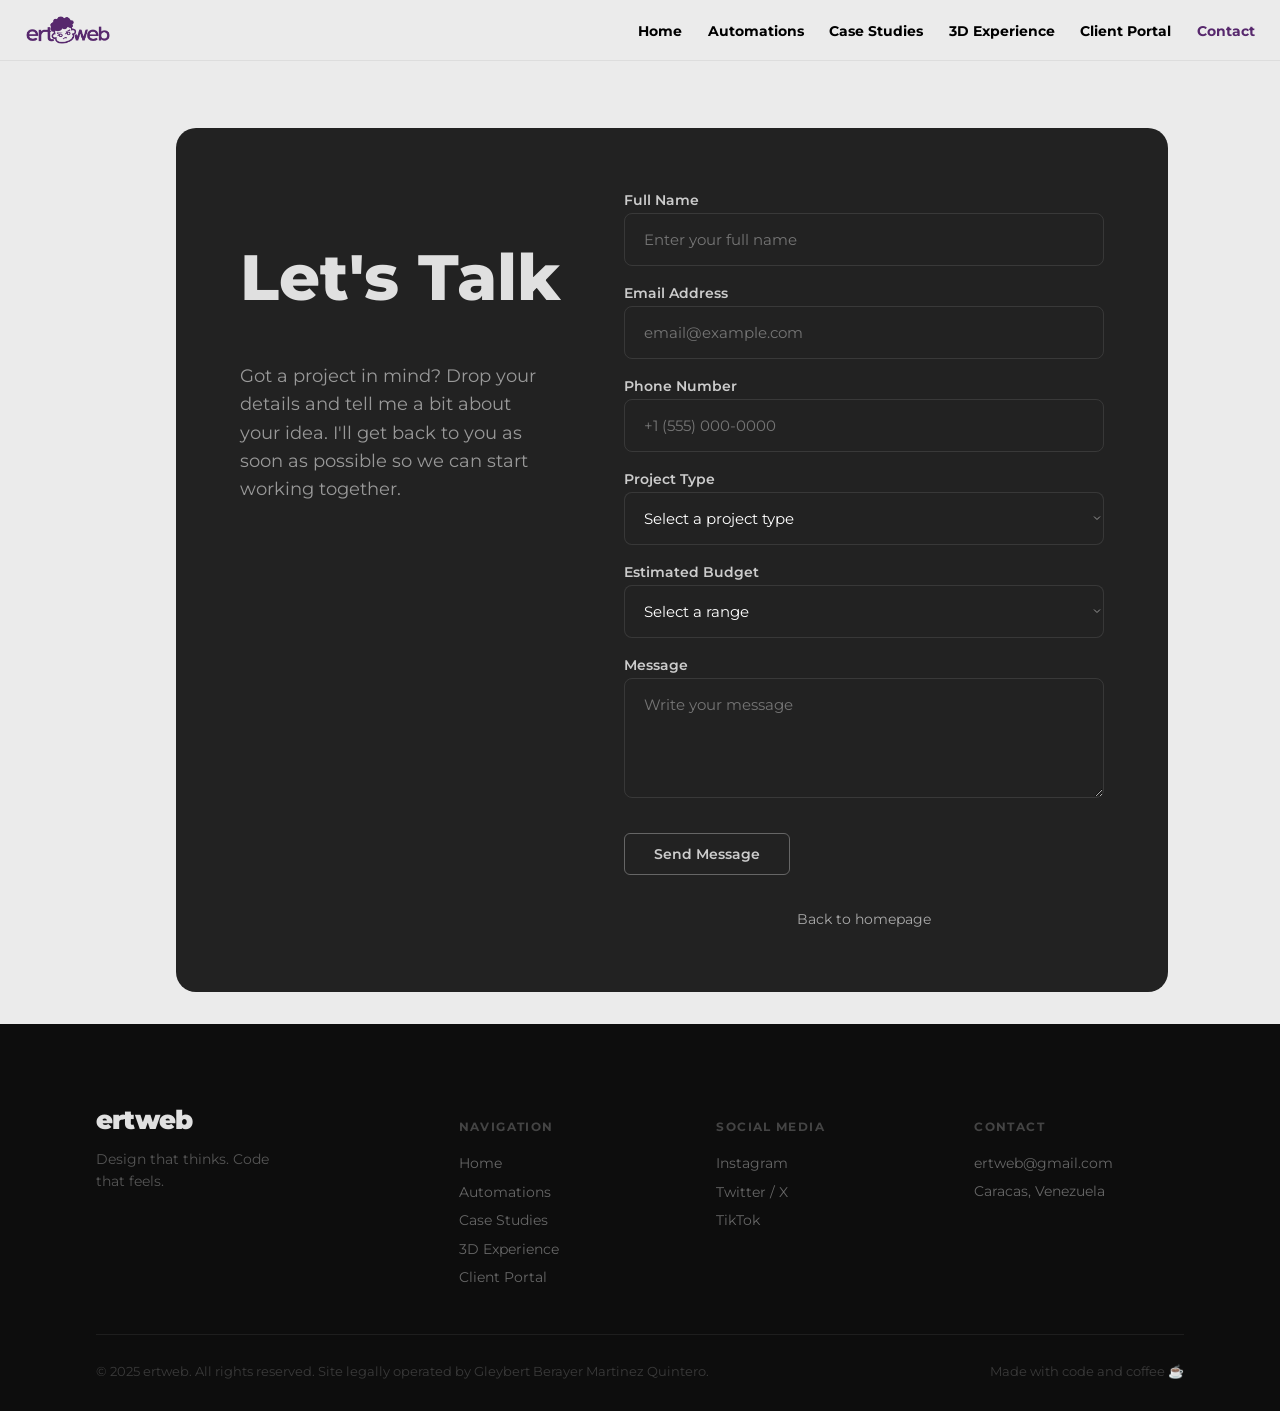
<file: pages/contact-usa.html>
<!DOCTYPE html>
<html lang="en">

<head>
    <!-- Google Tag Manager -->
    <script>(function(w,d,s,l,i){w[l]=w[l]||[];w[l].push({'gtm.start':
    new Date().getTime(),event:'gtm.js'});var f=d.getElementsByTagName(s)[0],
    j=d.createElement(s),dl=l!='dataLayer'?'&l='+l:'';j.async=true;j.src=
    'https://www.googletagmanager.com/gtm.js?id='+i+dl;f.parentNode.insertBefore(j,f);
    })(window,document,'script','dataLayer','GTM-WJMH38QW');</script>
    <!-- End Google Tag Manager -->
    <meta charset="UTF-8">
    <meta name="viewport" content="width=device-width, initial-scale=1.0">
    <title>ErtWeb - Contact</title>
    <link rel="icon" type="image/svg+xml" href="../assets/img/favicon.svg">
    <link rel="stylesheet" href="../assets/css/styles.css">
    <link rel="stylesheet" href="../assets/css/site-nav.css">
    <link href="https://fonts.googleapis.com/css2?family=Montserrat:ital,wght@0,100..900;1,100..900&display=swap"
        rel="stylesheet">
    <style>
        /* Adjustments for the contact page to cover the full screen */
        body {
            display: flex;
            flex-direction: column;
            padding: 0;
            margin: 0;
            min-height: 100vh;
            background-color: #ebebeb;
        }

        .contact-section {
            flex: 1;
            width: 100%;
            padding: 8rem 2rem 2rem;
            display: flex;
            align-items: center;
            justify-content: center;
        }


    </style>
</head>

<body>
    <!-- Google Tag Manager (noscript) -->
    <noscript><iframe src="https://www.googletagmanager.com/ns.html?id=GTM-WJMH38QW"
    height="0" width="0" style="display:none;visibility:hidden"></iframe></noscript>
    <!-- End Google Tag Manager (noscript) -->

    <nav class="site-nav">
        <a href="../index.html" class="nav-logo"><img src="../assets/img/logo-mark.png" alt="ertweb" class="nav-logo-img"></a>
        <ul class="site-nav-links">
            <li><a href="../index.html">Home</a></li>
            <li><a href="automatizaciones.html">Automations</a></li>
            <li><a href="casos-de-estudio.html">Case Studies</a></li>
            <li><a href="experiencia-3d.html">3D Experience</a></li>
            <li><a href="portal-clientes.html">Client Portal</a></li>
            <li><a href="contact-usa.html" class="active">Contact</a></li>
        </ul>
    </nav>

    <button id="burger" aria-label="Menu">
        <svg viewBox="0 0 24 24" width="30" height="30" fill="none" xmlns="http://www.w3.org/2000/svg">
            <path d="M4 6H20M4 12H20M4 18H20" stroke="currentColor" stroke-width="2" stroke-linecap="round" />
        </svg>
    </button>

    <div class="burger-overlay">
        <div class="burger-content">
            <ul class="burger-list">
                <li><div class="burger-link-wrapper"><a href="../index.html" class="burger-link">Home</a></div></li>
                <li><div class="burger-link-wrapper"><a href="automatizaciones.html" class="burger-link">Automations</a></div></li>
                <li><div class="burger-link-wrapper"><a href="casos-de-estudio.html" class="burger-link">Case Studies</a></div></li>
                <li><div class="burger-link-wrapper"><a href="experiencia-3d.html" class="burger-link">3D Experience</a></div></li>
                <li><div class="burger-link-wrapper"><a href="portal-clientes.html" class="burger-link">Client Portal</a></div></li>
                <li><div class="burger-link-wrapper"><a href="contact-usa.html" class="burger-link">Contact</a></div></li>
            </ul>
            <div class="burger-footer">
                <span>Social Media</span>
                <div class="burger-social-links">
                    <a href="https://www.instagram.com/ertwebv?utm_source=ig_web_button_share_sheet&igsh=ZDNlZDc0MzIxNw==" target="_blank">instagram</a>
                    <a href="https://x.com/ertWeb" target="_blank">twitter</a>
                    <a href="https://www.tiktok.com/@ertweb?is_from_webapp=1&sender_device=pc" target="_blank">tiktok</a>
                </div>
            </div>
        </div>
    </div>

    <!-- ======= CONTACT ======= -->
    <section class="contact-section">
        <div class="contact-card">
            <div class="contact-left">
                <h2 class="contact-title">Let's Talk</h2>
                <p style="color: #999; margin-top: 1rem; font-size: 1.1rem; line-height: 1.6; max-width: 300px;">
                    Got a project in mind? Drop your details and tell me a bit about your idea. I'll get back to you
                    as soon as possible so we can start working together.
                </p>
            </div>
            <div class="contact-right">
                <form class="contact-form" id="contact-form" name="contacto_usa" method="POST" data-netlify="true">
                    <!-- Hidden input required by Netlify for AJAX forms -->
                    <input type="hidden" name="form-name" value="contacto_usa">
                    <!-- Web3Forms configuration (direct email delivery) -->
                    <input type="hidden" name="access_key" value="4298a0af-7060-466c-af99-b84d72d6c4e5">
                    <!-- Email subject line -->
                    <input type="hidden" name="subject" value="New Contact Message - ErtWeb (USA)">
                    <input type="hidden" name="source" value="USA Landing">

                    <div class="form-group">
                        <label for="full-name">Full Name</label>
                        <input type="text" id="full-name" name="user_name" placeholder="Enter your full name"
                            required>
                    </div>
                    <div class="form-group">
                        <label for="email">Email Address</label>
                        <input type="email" id="email" name="user_email" placeholder="email@example.com" required>
                    </div>
                    <div class="form-group">
                        <label for="phone">Phone Number</label>
                        <input type="tel" id="phone" name="user_phone" placeholder="+1 (555) 000-0000">
                    </div>
                    <div class="form-group">
                        <label for="project-type">Project Type</label>
                        <select id="project-type" name="project_type">
                            <option value="" disabled selected>Select a project type</option>
                            <option value="landing">Landing Page</option>
                            <option value="corporativa">Corporate Website</option>
                            <option value="ecommerce">Online Store (E-commerce)</option>
                            <option value="portfolio">Portfolio / Personal Website</option>
                            <option value="blog">Blog / Digital Magazine</option>
                            <option value="webapp">Web Application (SaaS / Dashboard)</option>
                            <option value="pwa">Progressive Web App (PWA)</option>
                            <option value="mobile">Mobile Application</option>
                            <option value="cms">Content Management System (CMS)</option>
                            <option value="erp">ERP / CRM System</option>
                            <option value="api">API / Backend</option>
                            <option value="uiux">UI/UX Design</option>
                            <option value="3d">3D Modeling / Render</option>
                            <option value="seo">SEO Optimization</option>
                            <option value="maintenance">Web Maintenance</option>
                            <option value="other">Other</option>
                        </select>
                    </div>
                    <div class="form-group">
                        <label for="budget">Estimated Budget</label>
                        <select id="budget" name="budget">
                            <option value="" disabled selected>Select a range</option>
                            <option value="500-1000">$500 — $1,000</option>
                            <option value="1000-3000">$1,000 — $3,000</option>
                            <option value="3000-5000">$3,000 — $5,000</option>
                            <option value="5000-10000">$5,000 — $10,000</option>
                            <option value="10000+">$10,000+</option>
                        </select>
                    </div>
                    <div class="form-group">
                        <label for="message">Message</label>
                        <textarea id="message" name="message" placeholder="Write your message"
                            required></textarea>
                    </div>
                    <button type="submit" class="contact-btn">Send Message</button>
                    <a href="../index.html"
                        style="display: block; text-align: center; margin-top: 1rem; color: #aaa; text-decoration: none; font-size: 0.9rem;">Back
                        to homepage</a>
                </form>
            </div>
        </div>
    </section>

    <footer class="site-footer flat-top">
        <div class="footer-top">
            <div class="footer-brand">
                <span class="footer-logo">ertweb</span>
                <p class="footer-tagline">Design that thinks. Code that feels.</p>
            </div>
            <div class="footer-nav">
                <h4>Navigation</h4>
                <ul>
                    <li><a href="../index.html">Home</a></li>
                    <li><a href="automatizaciones.html">Automations</a></li>
                    <li><a href="casos-de-estudio.html">Case Studies</a></li>
                    <li><a href="experiencia-3d.html">3D Experience</a></li>
                    <li><a href="portal-clientes.html">Client Portal</a></li>
                </ul>
            </div>
            <div class="footer-social">
                <h4>Social Media</h4>
                <ul>
                    <li><a href="https://www.instagram.com/ertwebv?utm_source=ig_web_button_share_sheet&igsh=ZDNlZDc0MzIxNw=="
                            target="_blank">Instagram</a></li>
                    <li><a href="https://x.com/ertWeb" target="_blank">Twitter / X</a></li>
                    <li><a href="https://www.tiktok.com/@ertweb?is_from_webapp=1&sender_device=pc"
                            target="_blank">TikTok</a></li>
                </ul>
            </div>
            <div class="footer-contact-info">
                <h4>Contact</h4>
                <p>ertweb@gmail.com</p>
                <p>Caracas, Venezuela</p>
            </div>
        </div>
        <div class="footer-bottom">
            <p class="footer-copy">© 2025 ertweb. All rights reserved. Site legally operated by Gleybert Berayer Martinez Quintero.</p>
            <p class="footer-crafted">Made with code and coffee ☕</p>
        </div>
    </footer>

    <script src="../assets/js/site-nav.js"></script>

    <!-- Standalone script for the contact form -->
    <script>
        const contactForm = document.getElementById('contact-form');
        const contactBtn = document.querySelector('.contact-btn');

        if (contactForm) {
            contactForm.addEventListener('submit', function (event) {
                event.preventDefault();

                const originalBtnText = contactBtn.textContent;
                contactBtn.textContent = 'Sending...';
                contactBtn.disabled = true;

                const formData = new FormData(contactForm);

                // --- 1. Send to Netlify (Dashboard backup) ---
                const sendToNetlify = fetch('/', {
                    method: 'POST',
                    headers: { "Content-Type": "application/x-www-form-urlencoded" },
                    body: new URLSearchParams(formData).toString()
                }).catch(err => console.warn("Netlify submission failed", err));

                // --- 2. Send to your Email via Web3Forms ---
                const formObject = Object.fromEntries(formData);
                const sendToWeb3Forms = fetch('https://api.web3forms.com/submit', {
                    method: 'POST',
                    headers: {
                        'Content-Type': 'application/json',
                        'Accept': 'application/json'
                    },
                    body: JSON.stringify(formObject)
                });

                // --- 3. Send to n8n Webhook ---
                const sendToN8n = fetch('https://n8n-n8n.lm6kjk.easypanel.host/webhook/contacto-ertweb', {
                    method: 'POST',
                    headers: {
                        'Content-Type': 'application/json',
                        'Accept': 'application/json'
                    },
                    body: JSON.stringify(formObject)
                }).catch(err => console.warn("Falló envío a n8n", err));

                // Execute all simultaneously
                Promise.all([sendToNetlify, sendToWeb3Forms, sendToN8n])
                    .then(async (responses) => {
                        contactBtn.textContent = 'Message Sent!';
                        contactBtn.style.backgroundColor = '#4CAF50';
                        contactForm.reset();

                        setTimeout(() => {
                            contactBtn.textContent = originalBtnText;
                            contactBtn.style.backgroundColor = '';
                            contactBtn.disabled = false;
                        }, 4000);
                    })
                    .catch((error) => {
                        console.error("FAILED...", error);
                        contactBtn.textContent = 'Failed to Send';
                        contactBtn.style.backgroundColor = '#f44336';

                        setTimeout(() => {
                            contactBtn.textContent = originalBtnText;
                            contactBtn.style.backgroundColor = '';
                            contactBtn.disabled = false;
                        }, 4000);
                    });
            });
        }
    </script>
</body>

</html>
</file>
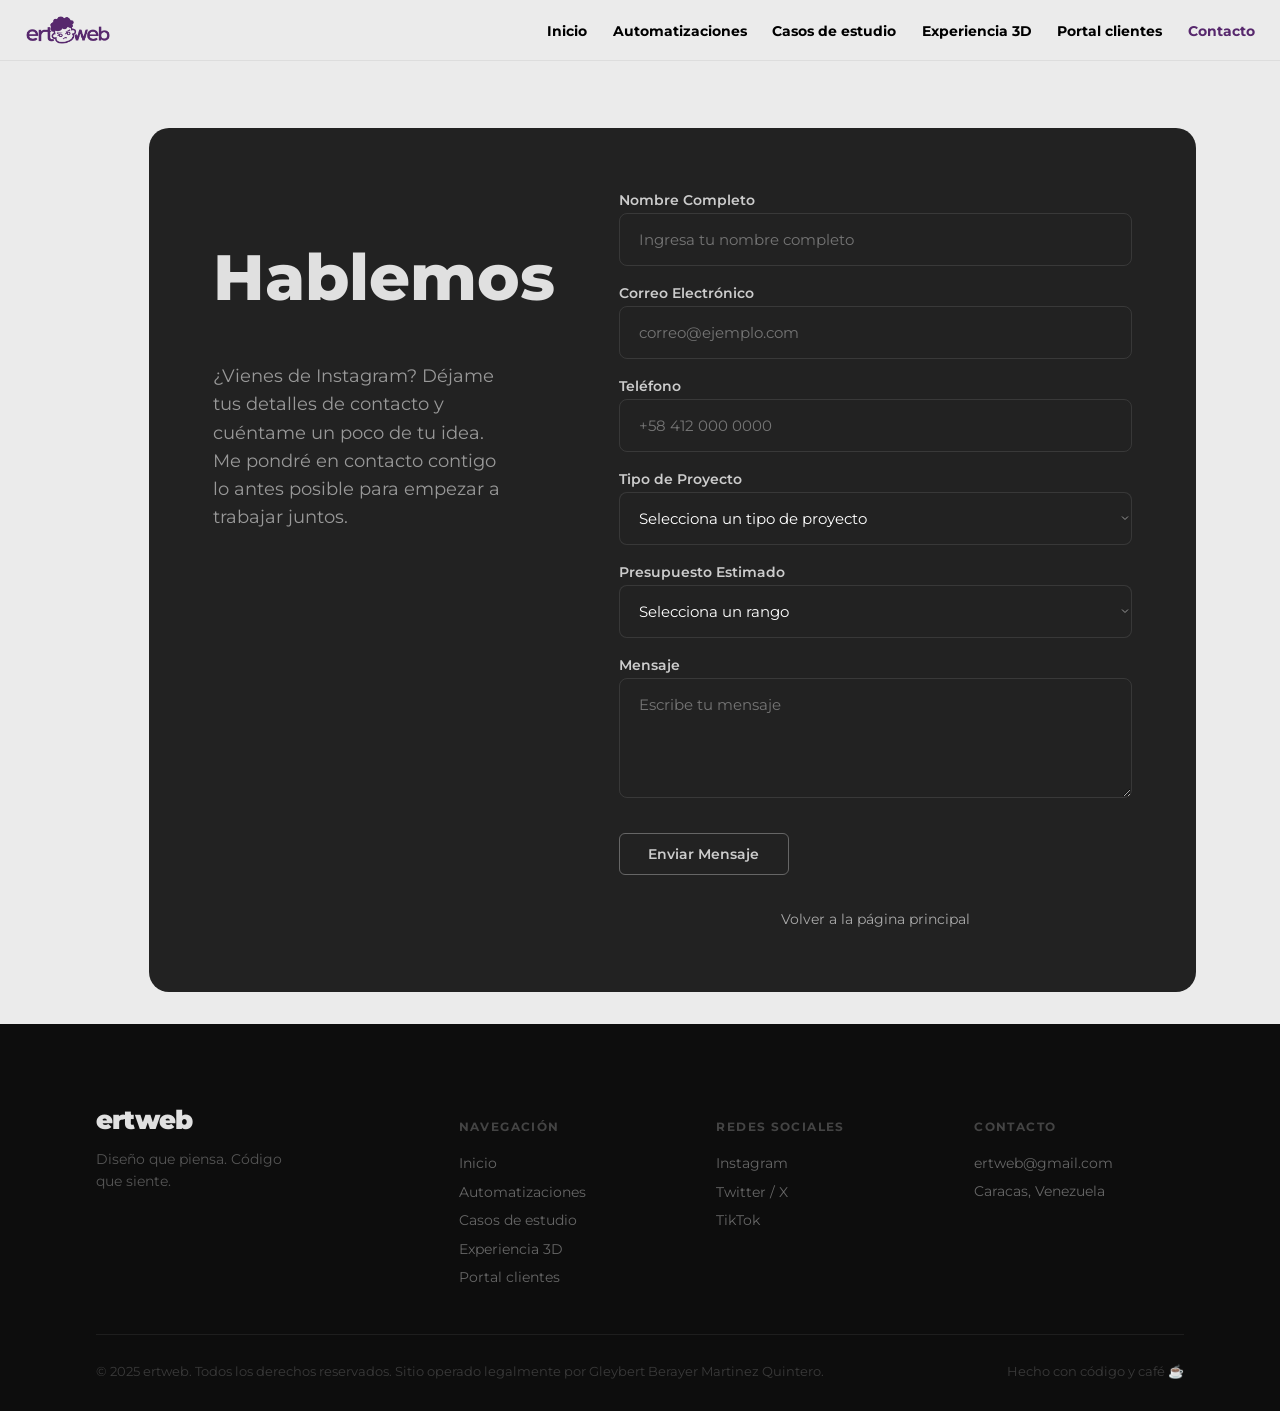
<file: pages/contact.html>
<!DOCTYPE html>
<html lang="es">

<head>
    <!-- Google Tag Manager -->
    <script>(function(w,d,s,l,i){w[l]=w[l]||[];w[l].push({'gtm.start':
    new Date().getTime(),event:'gtm.js'});var f=d.getElementsByTagName(s)[0],
    j=d.createElement(s),dl=l!='dataLayer'?'&l='+l:'';j.async=true;j.src=
    'https://www.googletagmanager.com/gtm.js?id='+i+dl;f.parentNode.insertBefore(j,f);
    })(window,document,'script','dataLayer','GTM-WJMH38QW');</script>
    <!-- End Google Tag Manager -->
    <meta charset="UTF-8">
    <meta name="viewport" content="width=device-width, initial-scale=1.0">
    <title>ErtWeb - Contacto</title>
    <link rel="icon" type="image/svg+xml" href="../assets/img/favicon.svg">
    <link rel="stylesheet" href="../assets/css/styles.css">
    <link rel="stylesheet" href="../assets/css/site-nav.css">
    <link href="https://fonts.googleapis.com/css2?family=Montserrat:ital,wght@0,100..900;1,100..900&display=swap"
        rel="stylesheet">
    <style>
        /* Ajustes menores para que la sección cubra toda la pantalla en este nuevo archivo */
        body {
            display: flex;
            flex-direction: column;
            padding: 0;
            margin: 0;
            min-height: 100vh;
            background-color: #ebebeb;
        }

        .contact-section {
            flex: 1;
            width: 100%;
            padding: 8rem 2rem 2rem;
            display: flex;
            align-items: center;
            justify-content: center;
        }


    </style>
</head>

<body>
    <!-- Google Tag Manager (noscript) -->
    <noscript><iframe src="https://www.googletagmanager.com/ns.html?id=GTM-WJMH38QW"
    height="0" width="0" style="display:none;visibility:hidden"></iframe></noscript>
    <!-- End Google Tag Manager (noscript) -->

    <nav class="site-nav">
        <a href="../index.html" class="nav-logo"><img src="../assets/img/logo-mark.png" alt="ertweb" class="nav-logo-img"></a>
        <ul class="site-nav-links">
            <li><a href="../index.html">Inicio</a></li>
            <li><a href="automatizaciones.html">Automatizaciones</a></li>
            <li><a href="casos-de-estudio.html">Casos de estudio</a></li>
            <li><a href="experiencia-3d.html">Experiencia 3D</a></li>
            <li><a href="portal-clientes.html">Portal clientes</a></li>
            <li><a href="contact.html" class="active">Contacto</a></li>
        </ul>
    </nav>

    <button id="burger" aria-label="Menu">
        <svg viewBox="0 0 24 24" width="30" height="30" fill="none" xmlns="http://www.w3.org/2000/svg">
            <path d="M4 6H20M4 12H20M4 18H20" stroke="currentColor" stroke-width="2" stroke-linecap="round" />
        </svg>
    </button>

    <div class="burger-overlay">
        <div class="burger-content">
            <ul class="burger-list">
                <li><div class="burger-link-wrapper"><a href="../index.html" class="burger-link">Inicio</a></div></li>
                <li><div class="burger-link-wrapper"><a href="automatizaciones.html" class="burger-link">Automatizaciones</a></div></li>
                <li><div class="burger-link-wrapper"><a href="casos-de-estudio.html" class="burger-link">Casos de estudio</a></div></li>
                <li><div class="burger-link-wrapper"><a href="experiencia-3d.html" class="burger-link">Experiencia 3D</a></div></li>
                <li><div class="burger-link-wrapper"><a href="portal-clientes.html" class="burger-link">Portal clientes</a></div></li>
                <li><div class="burger-link-wrapper"><a href="contact.html" class="burger-link">Contacto</a></div></li>
            </ul>
            <div class="burger-footer">
                <span>Redes Sociales</span>
                <div class="burger-social-links">
                    <a href="https://www.instagram.com/ertwebv?utm_source=ig_web_button_share_sheet&igsh=ZDNlZDc0MzIxNw==" target="_blank">instagram</a>
                    <a href="https://x.com/ertWeb" target="_blank">twitter</a>
                    <a href="https://www.tiktok.com/@ertweb?is_from_webapp=1&sender_device=pc" target="_blank">tiktok</a>
                </div>
            </div>
        </div>
    </div>

    <!-- ======= CONTACT ======= -->
    <section class="contact-section">
        <div class="contact-card">
            <div class="contact-left">
                <h2 class="contact-title" data-i18n="contact_title">Hablemos</h2>
                <p style="color: #999; margin-top: 1rem; font-size: 1.1rem; line-height: 1.6; max-width: 300px;">
                    ¿Vienes de Instagram? Déjame tus detalles de contacto y cuéntame un poco de tu idea. Me pondré en
                    contacto contigo lo antes posible para empezar a trabajar juntos.
                </p>
            </div>
            <div class="contact-right">
                <form class="contact-form" id="contact-form" name="contacto_web" method="POST" data-netlify="true">
                    <!-- Input oculto requerido por Netlify para formularios AJAX -->
                    <input type="hidden" name="form-name" value="contacto_web">
                    <!-- Configuración para Web3Forms (envío directo a tu correo) -->
                    <input type="hidden" name="access_key" value="4298a0af-7060-466c-af99-b84d72d6c4e5">
                    <!-- Asunto del correo cuando llega a tu buzón -->
                    <input type="hidden" name="subject" value="Nuevo Mensaje de Contacto - ErtWeb">
                    <input type="hidden" name="source" value="Instagram">

                    <div class="form-group">
                        <label for="full-name" data-i18n="form_name">Nombre Completo</label>
                        <input type="text" id="full-name" name="user_name" placeholder="Ingresa tu nombre completo"
                            data-i18n-ph="ph_name" required>
                    </div>
                    <div class="form-group">
                        <label for="email" data-i18n="form_email">Correo Electrónico</label>
                        <input type="email" id="email" name="user_email" placeholder="correo@ejemplo.com" required>
                    </div>
                    <div class="form-group">
                        <label for="phone" data-i18n="form_phone">Teléfono</label>
                        <input type="tel" id="phone" name="user_phone" placeholder="+58 412 000 0000">
                    </div>
                    <div class="form-group">
                        <label for="project-type" data-i18n="form_project">Tipo de Proyecto</label>
                        <select id="project-type" name="project_type">
                            <option value="" disabled selected data-i18n="opt_select">Selecciona un tipo de proyecto
                            </option>
                            <option value="landing">Página de Aterrizaje (Landing Page)</option>
                            <option value="corporativa">Página Web Corporativa</option>
                            <option value="ecommerce">Tienda en Línea (E-commerce)</option>
                            <option value="portfolio">Portafolio / Página Personal</option>
                            <option value="blog">Blog / Revista Digital</option>
                            <option value="webapp">Aplicación Web (SaaS / Dashboard)</option>
                            <option value="pwa">Aplicación Web Progresiva (PWA)</option>
                            <option value="mobile">Aplicación Móvil</option>
                            <option value="cms">Sistema de Gestión de Contenido (CMS)</option>
                            <option value="erp">Sistema ERP / CRM</option>
                            <option value="api">API / Backend</option>
                            <option value="uiux">Diseño UI/UX</option>
                            <option value="3d">Modelado 3D / Render</option>
                            <option value="seo">Optimización SEO</option>
                            <option value="maintenance">Mantenimiento Web</option>
                            <option value="other">Otro</option>
                        </select>
                    </div>
                    <div class="form-group">
                        <label for="budget" data-i18n="form_budget">Presupuesto Estimado</label>
                        <select id="budget" name="budget">
                            <option value="" disabled selected data-i18n="opt_budget">Selecciona un rango</option>
                            <option value="50-200">$50 — $200</option>
                            <option value="200-500">$200 — $500</option>
                            <option value="500-1000">$500 — $1,000</option>
                            <option value="1000-3000">$1,000 — $3,000</option>
                            <option value="3000+">$3,000+</option>
                        </select>
                    </div>
                    <div class="form-group">
                        <label for="message" data-i18n="form_message">Mensaje</label>
                        <textarea id="message" name="message" placeholder="Escribe tu mensaje" data-i18n-ph="ph_message"
                            required></textarea>
                    </div>
                    <button type="submit" class="contact-btn" data-i18n="form_send">Enviar Mensaje</button>
                    <a href="../index.html"
                        style="display: block; text-align: center; margin-top: 1rem; color: #aaa; text-decoration: none; font-size: 0.9rem;">Volver
                        a la página principal</a>
                </form>
            </div>
        </div>
    </section>

    <footer class="site-footer flat-top">
        <div class="footer-top">
            <div class="footer-brand">
                <span class="footer-logo">ertweb</span>
                <p class="footer-tagline">Diseño que piensa. Código que siente.</p>
            </div>
            <div class="footer-nav">
                <h4>Navegación</h4>
                <ul>
                    <li><a href="../index.html">Inicio</a></li>
                    <li><a href="automatizaciones.html">Automatizaciones</a></li>
                    <li><a href="casos-de-estudio.html">Casos de estudio</a></li>
                    <li><a href="experiencia-3d.html">Experiencia 3D</a></li>
                    <li><a href="portal-clientes.html">Portal clientes</a></li>
                </ul>
            </div>
            <div class="footer-social">
                <h4>Redes Sociales</h4>
                <ul>
                    <li><a href="https://www.instagram.com/ertwebv?utm_source=ig_web_button_share_sheet&igsh=ZDNlZDc0MzIxNw=="
                            target="_blank">Instagram</a></li>
                    <li><a href="https://x.com/ertWeb" target="_blank">Twitter / X</a></li>
                    <li><a href="https://www.tiktok.com/@ertweb?is_from_webapp=1&sender_device=pc"
                            target="_blank">TikTok</a></li>
                </ul>
            </div>
            <div class="footer-contact-info">
                <h4>Contacto</h4>
                <p>ertweb@gmail.com</p>
                <p>Caracas, Venezuela</p>
            </div>
        </div>
        <div class="footer-bottom">
            <p class="footer-copy">© 2025 ertweb. Todos los derechos reservados. Sitio operado legalmente por Gleybert Berayer Martinez Quintero.</p>
            <p class="footer-crafted">Hecho con código y café ☕</p>
        </div>
    </footer>

    <script src="../assets/js/site-nav.js"></script>

    <!-- Script standalone solo para el formulario de contacto -->
    <script>
        const contactForm = document.getElementById('contact-form');
        const contactBtn = document.querySelector('.contact-btn');

        if (contactForm) {
            contactForm.addEventListener('submit', function (event) {
                event.preventDefault();

                const originalBtnText = contactBtn.textContent;
                contactBtn.textContent = 'Enviando...';
                contactBtn.disabled = true;

                const formData = new FormData(contactForm);

                // --- 1. Enviar a Netlify (Respaldo en Dashboard) ---
                const sendToNetlify = fetch('/', {
                    method: 'POST',
                    headers: { "Content-Type": "application/x-www-form-urlencoded" },
                    body: new URLSearchParams(formData).toString()
                }).catch(err => console.warn("Falló envío a Netlify", err));

                // --- 2. Enviar a tu Correo vía Web3Forms ---
                const formObject = Object.fromEntries(formData);
                const sendToWeb3Forms = fetch('https://api.web3forms.com/submit', {
                    method: 'POST',
                    headers: {
                        'Content-Type': 'application/json',
                        'Accept': 'application/json'
                    },
                    body: JSON.stringify(formObject)
                });

                // --- 3. Enviar a n8n ---
                const sendToN8n = fetch('https://n8n-n8n.lm6kjk.easypanel.host/webhook/contacto-ertweb', {
                    method: 'POST',
                    headers: {
                        'Content-Type': 'application/json',
                        'Accept': 'application/json'
                    },
                    body: JSON.stringify(formObject)
                }).catch(err => console.warn("Falló envío a n8n", err));

                // Ejecutarlos simultáneamente
                Promise.all([sendToNetlify, sendToWeb3Forms, sendToN8n])
                    .then(async (responses) => {
                        // Ocurrió sin rechazo de red, asumimos éxito
                        contactBtn.textContent = '¡Mensaje Enviado!';
                        contactBtn.style.backgroundColor = '#4CAF50';
                        contactForm.reset();

                        setTimeout(() => {
                            contactBtn.textContent = originalBtnText;
                            contactBtn.style.backgroundColor = '';
                            contactBtn.disabled = false;
                        }, 4000);
                    })
                    .catch((error) => {
                        console.error("FAILED...", error);
                        contactBtn.textContent = 'Error al Enviar';
                        contactBtn.style.backgroundColor = '#f44336';

                        setTimeout(() => {
                            contactBtn.textContent = originalBtnText;
                            contactBtn.style.backgroundColor = '';
                            contactBtn.disabled = false;
                        }, 4000);
                    });
            });
        }
    </script>
</body>

</html>
</file>
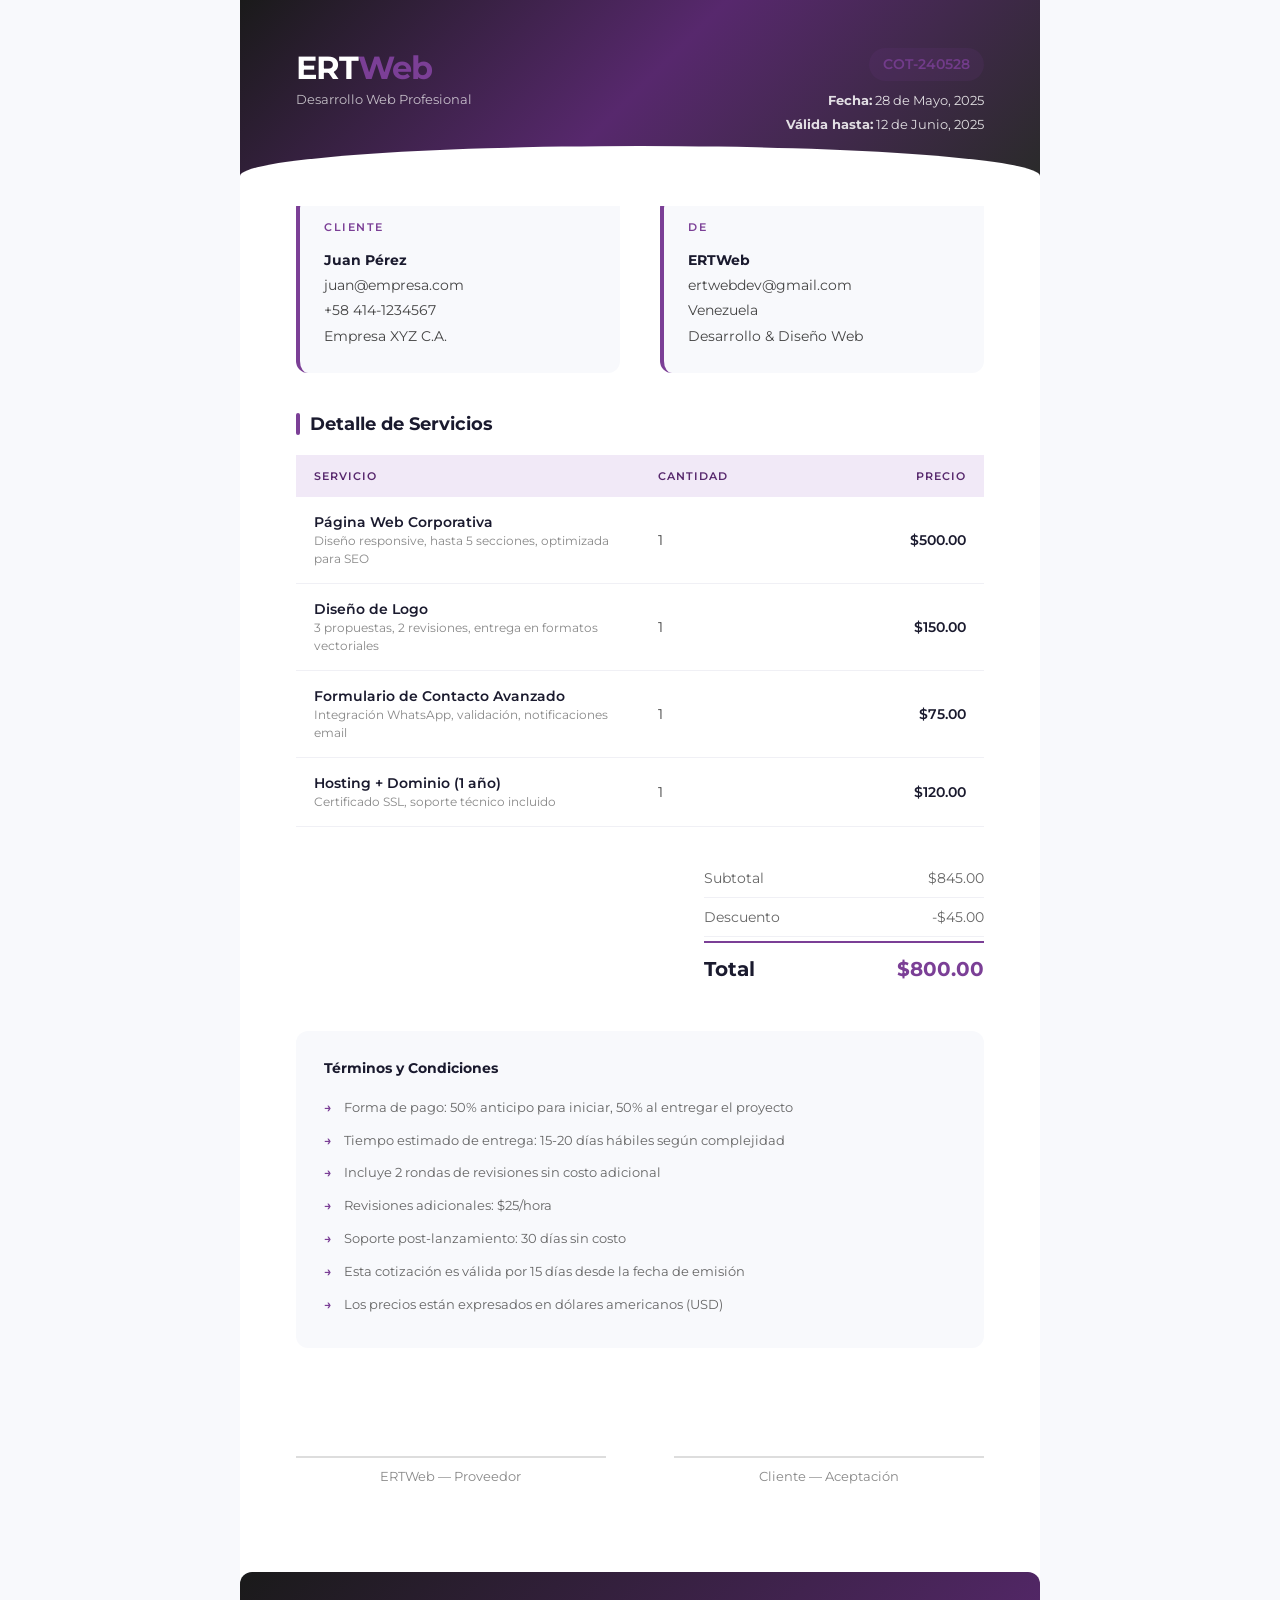
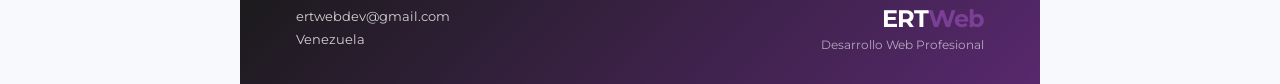
<file: pages/cotizacion-template.html>
<!DOCTYPE html>
<html lang="es">
<head>
<meta charset="UTF-8">
<title>Cotización ERTWeb</title>
<style>
  @import url('https://fonts.googleapis.com/css2?family=Montserrat:wght@300;400;500;600;700;800&display=swap');
  
  * { margin: 0; padding: 0; box-sizing: border-box; }
  
  body {
    font-family: 'Montserrat', sans-serif;
    color: #1a1a2e;
    background: #f8f9fc;
    padding: 0;
  }

  .page {
    max-width: 800px;
    margin: 0 auto;
    background: #fff;
    min-height: 1120px;
    position: relative;
    overflow: hidden;
  }

  /* Header */
  .header {
    background: linear-gradient(135deg, #1a1a1a 0%, #57286d 50%, #2a2a2a 100%);
    color: #fff;
    padding: 48px 56px 40px;
    position: relative;
  }
  .header::after {
    content: '';
    position: absolute;
    bottom: -30px;
    left: 0;
    right: 0;
    height: 60px;
    background: #fff;
    border-radius: 50% 50% 0 0;
  }
  .header-top {
    display: flex;
    justify-content: space-between;
    align-items: flex-start;
  }
  .logo {
    font-size: 32px;
    font-weight: 700;
    letter-spacing: -1px;
  }
  .logo span { color: #7b3f96; }
  .header-meta {
    text-align: right;
    font-size: 13px;
    opacity: 0.85;
    line-height: 1.8;
  }
  .quote-number {
    font-size: 14px;
    font-weight: 600;
    color: #7b3f96;
    background: rgba(123, 63, 150, 0.15);
    padding: 4px 14px;
    border-radius: 20px;
    display: inline-block;
    margin-bottom: 8px;
  }

  /* Content */
  .content {
    padding: 20px 56px 56px;
  }

  /* Client Info */
  .client-section {
    display: flex;
    gap: 40px;
    margin-bottom: 40px;
  }
  .info-block {
    flex: 1;
    background: #f8f9fc;
    border-radius: 12px;
    padding: 24px;
    border-left: 4px solid #7b3f96;
  }
  .info-block h3 {
    font-size: 11px;
    text-transform: uppercase;
    letter-spacing: 1.5px;
    color: #7b3f96;
    margin-bottom: 14px;
    font-weight: 600;
  }
  .info-block p {
    font-size: 14px;
    line-height: 1.8;
    color: #444;
  }
  .info-block strong {
    color: #1a1a2e;
  }

  /* Services Table */
  .section-title {
    font-size: 18px;
    font-weight: 700;
    margin-bottom: 20px;
    color: #1a1a2e;
    display: flex;
    align-items: center;
    gap: 10px;
  }
  .section-title::before {
    content: '';
    width: 4px;
    height: 22px;
    background: #7b3f96;
    border-radius: 2px;
  }

  .services-table {
    width: 100%;
    border-collapse: collapse;
    margin-bottom: 32px;
  }
  .services-table thead th {
    background: #f1e9f7;
    color: #57286d;
    font-size: 11px;
    text-transform: uppercase;
    letter-spacing: 1px;
    padding: 14px 18px;
    text-align: left;
    font-weight: 600;
  }
  .services-table thead th:last-child {
    text-align: right;
  }
  .services-table tbody td {
    padding: 16px 18px;
    border-bottom: 1px solid #f0f0f5;
    font-size: 14px;
    color: #444;
  }
  .services-table tbody td:last-child {
    text-align: right;
    font-weight: 600;
    color: #1a1a2e;
  }
  .services-table tbody tr:hover {
    background: #fafafe;
  }
  .service-name {
    font-weight: 600;
    color: #1a1a2e;
    display: block;
  }
  .service-desc {
    font-size: 12px;
    color: #888;
    margin-top: 4px;
  }

  /* Totals */
  .totals {
    display: flex;
    justify-content: flex-end;
    margin-bottom: 40px;
  }
  .totals-box {
    width: 280px;
  }
  .total-row {
    display: flex;
    justify-content: space-between;
    padding: 10px 0;
    font-size: 14px;
    color: #666;
    border-bottom: 1px solid #f0f0f5;
  }
  .total-row.final {
    border-bottom: none;
    border-top: 2px solid #7b3f96;
    padding-top: 14px;
    margin-top: 4px;
    font-size: 20px;
    font-weight: 700;
    color: #1a1a2e;
  }
  .total-row.final span:last-child {
    color: #7b3f96;
  }

  /* Terms */
  .terms {
    background: #f8f9fc;
    border-radius: 12px;
    padding: 28px;
    margin-bottom: 40px;
  }
  .terms h3 {
    font-size: 14px;
    font-weight: 700;
    margin-bottom: 14px;
    color: #1a1a2e;
  }
  .terms ul {
    list-style: none;
    padding: 0;
  }
  .terms li {
    font-size: 13px;
    color: #666;
    padding: 6px 0;
    padding-left: 20px;
    position: relative;
    line-height: 1.6;
  }
  .terms li::before {
    content: '→';
    position: absolute;
    left: 0;
    color: #7b3f96;
    font-weight: 600;
  }

  /* Footer */
  .footer {
    background: linear-gradient(135deg, #1a1a1a 0%, #57286d 100%);
    color: #fff;
    padding: 32px 56px;
    display: flex;
    justify-content: space-between;
    align-items: center;
    border-radius: 12px 12px 0 0;
    margin-top: auto;
  }
  .footer-left {
    font-size: 13px;
    opacity: 0.8;
    line-height: 1.8;
  }
  .footer-right {
    text-align: right;
  }
  .footer-right .logo {
    font-size: 24px;
    margin-bottom: 4px;
  }
  .footer-right p {
    font-size: 12px;
    opacity: 0.6;
  }

  /* Signature */
  .signature-section {
    display: flex;
    justify-content: space-between;
    margin-top: 48px;
    margin-bottom: 32px;
  }
  .signature-block {
    width: 45%;
    text-align: center;
  }
  .signature-line {
    border-top: 2px solid #ddd;
    margin-top: 60px;
    padding-top: 10px;
    font-size: 13px;
    color: #888;
  }

  @media print {
    body { background: #fff; padding: 0; }
    .page { box-shadow: none; }
  }
</style>
</head>
<body>
<div class="page">

  <!-- HEADER -->
  <div class="header">
    <div class="header-top">
      <div>
        <div class="logo">ERT<span>Web</span></div>
        <p style="font-size:13px; opacity:0.7; margin-top:4px;">Desarrollo Web Profesional</p>
      </div>
      <div class="header-meta">
        <div class="quote-number">COT-240528</div><br>
        <strong>Fecha:</strong> 28 de Mayo, 2025<br>
        <strong>Válida hasta:</strong> 12 de Junio, 2025
      </div>
    </div>
  </div>

  <!-- CONTENT -->
  <div class="content">

    <!-- Client + Company Info -->
    <div class="client-section">
      <div class="info-block">
        <h3>Cliente</h3>
        <p>
          <strong>Juan Pérez</strong><br>
          juan@empresa.com<br>
          +58 414-1234567<br>
          Empresa XYZ C.A.
        </p>
      </div>
      <div class="info-block">
        <h3>De</h3>
        <p>
          <strong>ERTWeb</strong><br>
          ertwebdev@gmail.com<br>
          Venezuela<br>
          Desarrollo & Diseño Web
        </p>
      </div>
    </div>

    <!-- Services -->
    <div class="section-title">Detalle de Servicios</div>
    <table class="services-table">
      <thead>
        <tr>
          <th style="width:50%">Servicio</th>
          <th>Cantidad</th>
          <th>Precio</th>
        </tr>
      </thead>
      <tbody>
        <tr>
          <td>
            <span class="service-name">Página Web Corporativa</span>
            <span class="service-desc">Diseño responsive, hasta 5 secciones, optimizada para SEO</span>
          </td>
          <td>1</td>
          <td>$500.00</td>
        </tr>
        <tr>
          <td>
            <span class="service-name">Diseño de Logo</span>
            <span class="service-desc">3 propuestas, 2 revisiones, entrega en formatos vectoriales</span>
          </td>
          <td>1</td>
          <td>$150.00</td>
        </tr>
        <tr>
          <td>
            <span class="service-name">Formulario de Contacto Avanzado</span>
            <span class="service-desc">Integración WhatsApp, validación, notificaciones email</span>
          </td>
          <td>1</td>
          <td>$75.00</td>
        </tr>
        <tr>
          <td>
            <span class="service-name">Hosting + Dominio (1 año)</span>
            <span class="service-desc">Certificado SSL, soporte técnico incluido</span>
          </td>
          <td>1</td>
          <td>$120.00</td>
        </tr>
      </tbody>
    </table>

    <!-- Totals -->
    <div class="totals">
      <div class="totals-box">
        <div class="total-row">
          <span>Subtotal</span>
          <span>$845.00</span>
        </div>
        <div class="total-row">
          <span>Descuento</span>
          <span>-$45.00</span>
        </div>
        <div class="total-row final">
          <span>Total</span>
          <span>$800.00</span>
        </div>
      </div>
    </div>

    <!-- Terms -->
    <div class="terms">
      <h3>Términos y Condiciones</h3>
      <ul>
        <li>Forma de pago: 50% anticipo para iniciar, 50% al entregar el proyecto</li>
        <li>Tiempo estimado de entrega: 15-20 días hábiles según complejidad</li>
        <li>Incluye 2 rondas de revisiones sin costo adicional</li>
        <li>Revisiones adicionales: $25/hora</li>
        <li>Soporte post-lanzamiento: 30 días sin costo</li>
        <li>Esta cotización es válida por 15 días desde la fecha de emisión</li>
        <li>Los precios están expresados en dólares americanos (USD)</li>
      </ul>
    </div>

    <!-- Signatures -->
    <div class="signature-section">
      <div class="signature-block">
        <div class="signature-line">ERTWeb — Proveedor</div>
      </div>
      <div class="signature-block">
        <div class="signature-line">Cliente — Aceptación</div>
      </div>
    </div>

  </div>

  <!-- FOOTER -->
  <div class="footer">
    <div class="footer-left">
      ertwebdev@gmail.com<br>
      Venezuela
    </div>
    <div class="footer-right">
      <div class="logo">ERT<span>Web</span></div>
      <p>Desarrollo Web Profesional</p>
    </div>
  </div>

</div>
</body>
</html>
</file>
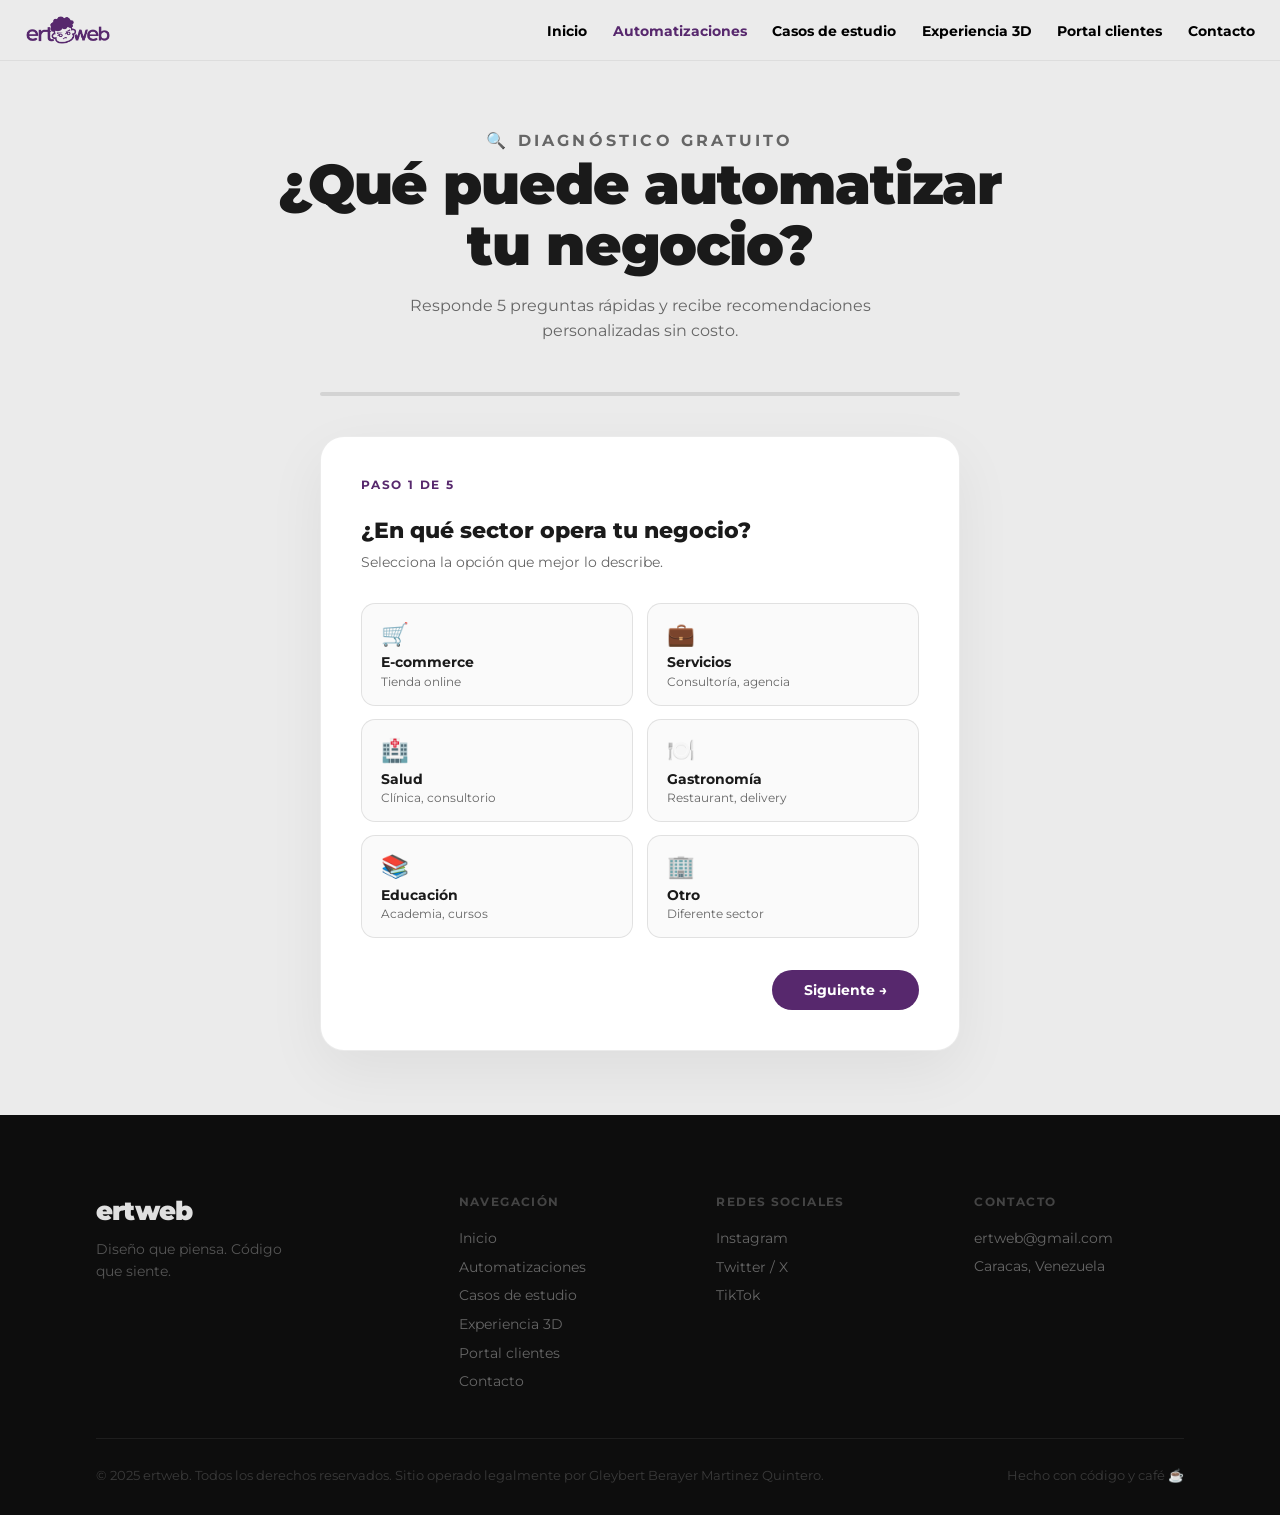
<file: pages/diagnostico.html>
<!DOCTYPE html>
<html lang="es">
<head>
<meta charset="UTF-8">
<meta name="viewport" content="width=device-width, initial-scale=1.0">
<title>Diagnóstico Gratuito | ertweb</title>
<meta name="description" content="Descubre qué procesos de tu negocio puedes automatizar con IA. Diagnóstico gratuito en 2 minutos.">
<link rel="icon" type="image/svg+xml" href="../assets/img/favicon.svg">
<link href="https://fonts.googleapis.com/css2?family=Montserrat:ital,wght@0,100..900;1,100..900&display=swap" rel="stylesheet">
<link rel="stylesheet" href="../assets/css/styles.css">
<link rel="stylesheet" href="../assets/css/site-nav.css">
<style>
*,*::before,*::after{box-sizing:border-box;margin:0;padding:0}
:root{--bg:#ebebeb;--surface:#ffffff;--accent:#57286d;--accent2:#7b3f96;--accent3:#57286d;--text:#1a1a1a;--muted:#666}
body{font-family:'Montserrat',sans-serif;background:var(--bg);color:var(--text);min-height:100vh;overflow-x:hidden}
::-webkit-scrollbar{width:4px}::-webkit-scrollbar-thumb{background:var(--accent);border-radius:2px}

.page-wrap{min-height:100vh;display:flex;flex-direction:column;align-items:center;justify-content:center;padding:8rem 1.5rem 4rem}

.diag-header{text-align:center;margin-bottom:3rem}
.diag-label{font-size:0.75rem;font-weight:700;letter-spacing:0.2em;text-transform:uppercase;color:var(--accent3);margin-bottom:1rem}
.diag-header h1{font-size:clamp(2rem,5vw,3.5rem);font-weight:900;line-height:1.1;letter-spacing:-0.02em;color:var(--text);margin-bottom:1rem}
.diag-header p{color:var(--muted);font-size:1rem;line-height:1.6;max-width:500px;margin:0 auto}

/* Progress bar */
.progress-bar{width:100%;max-width:640px;height:4px;background:rgba(0,0,0,0.1);border-radius:2px;margin:0 auto 2.5rem;overflow:hidden}
.progress-fill{height:100%;background:var(--accent);border-radius:2px;transition:width 0.5s ease;width:0%}

/* Wizard Card */
.wizard-card{background:var(--surface);border:1px solid rgba(0,0,0,0.08);border-radius:24px;padding:2.5rem;width:100%;max-width:640px;position:relative;min-height:380px;box-shadow:0 20px 60px rgba(0,0,0,0.06)}

.step-indicator{font-size:0.75rem;font-weight:700;color:var(--accent3);letter-spacing:0.15em;text-transform:uppercase;margin-bottom:1.5rem}

.question-block{display:none}.question-block.active{display:block}

.question-block h2{font-size:1.4rem;font-weight:800;color:var(--text);margin-bottom:0.5rem;line-height:1.3}
.question-block .q-sub{font-size:0.9rem;color:var(--muted);margin-bottom:2rem}

/* Options */
.options-grid{display:grid;grid-template-columns:1fr 1fr;gap:0.85rem;margin-bottom:2rem}
.opt{background:rgba(0,0,0,0.02);border:1.5px solid rgba(0,0,0,0.1);border-radius:14px;padding:1rem 1.2rem;cursor:pointer;transition:all 0.2s;text-align:left}
.opt:hover{border-color:var(--accent2);background:rgba(87,40,109,0.06)}
.opt.selected{border-color:var(--accent);background:rgba(87,40,109,0.1)}
.opt .opt-icon{font-size:1.4rem;margin-bottom:0.4rem}
.opt .opt-label{font-size:0.85rem;font-weight:700;color:var(--text)}
.opt .opt-desc{font-size:0.75rem;color:var(--muted);margin-top:0.2rem}

/* Single col options */
.options-list{display:flex;flex-direction:column;gap:0.7rem;margin-bottom:2rem}
.opt-row{background:rgba(0,0,0,0.02);border:1.5px solid rgba(0,0,0,0.1);border-radius:12px;padding:0.9rem 1.2rem;cursor:pointer;transition:all 0.2s;display:flex;align-items:center;gap:0.8rem}
.opt-row:hover{border-color:var(--accent2)}
.opt-row.selected{border-color:var(--accent);background:rgba(87,40,109,0.1)}
.opt-row span{font-size:0.9rem;font-weight:600;color:var(--text)}

/* Input */
.q-input{width:100%;background:#ffffff;border:1.5px solid rgba(0,0,0,0.15);border-radius:12px;padding:1rem;color:var(--text);font-family:'Montserrat',sans-serif;font-size:0.95rem;margin-bottom:2rem;transition:border-color 0.2s;outline:none}
.q-input:focus{border-color:var(--accent2)}
.q-input::placeholder{color:var(--muted)}

/* Nav buttons */
.wizard-nav{display:flex;justify-content:space-between;align-items:center;margin-top:auto}
.btn-prev{background:transparent;border:1.5px solid rgba(0,0,0,0.15);color:var(--muted);padding:0.75rem 1.5rem;border-radius:50px;font-weight:700;font-size:0.85rem;cursor:pointer;transition:all 0.2s;font-family:'Montserrat',sans-serif}
.btn-prev:hover{border-color:rgba(0,0,0,0.35);color:var(--text)}
.btn-next{background:var(--accent);color:#fff;padding:0.75rem 2rem;border-radius:50px;font-weight:700;font-size:0.85rem;cursor:pointer;border:none;transition:background 0.3s ease,transform 0.2s;font-family:'Montserrat',sans-serif}
.btn-next:hover{transform:translateY(-2px);background:var(--accent2)}

/* Result screen */
.result-screen{display:none;text-align:center}
.result-screen.active{display:block}
.result-icon{font-size:4rem;margin-bottom:1.5rem}
.result-screen h2{font-size:1.8rem;font-weight:900;color:var(--text);margin-bottom:1rem}
.result-screen p{color:var(--muted);line-height:1.7;margin-bottom:1.5rem}
.result-tags{display:flex;flex-wrap:wrap;gap:0.6rem;justify-content:center;margin-bottom:2rem}
.result-tag{padding:0.4rem 1rem;border-radius:50px;border:1px solid rgba(87,40,109,0.35);color:var(--accent);font-size:0.8rem;font-weight:700}
.result-actions{display:flex;gap:1rem;justify-content:center;flex-wrap:wrap}
.btn-primary{padding:0.85rem 2rem;background:var(--accent);color:#fff;font-weight:700;font-size:0.9rem;border-radius:50px;text-decoration:none;display:inline-block;transition:background 0.3s ease,transform 0.2s}
.btn-primary:hover{transform:translateY(-2px)}
.btn-outline{padding:0.85rem 2rem;border:1.5px solid rgba(0,0,0,0.2);color:var(--text);font-weight:700;font-size:0.9rem;border-radius:50px;text-decoration:none;transition:border-color 0.2s}
.btn-outline:hover{border-color:var(--accent)}

@media(max-width:600px){
  .options-grid{grid-template-columns:1fr}
  .wizard-card{padding:1.8rem 1.2rem}
}
</style>
</head>
<body>

<nav class="site-nav">
  <a href="../index.html" class="nav-logo"><img src="../assets/img/logo-mark.png" alt="ertweb" class="nav-logo-img"></a>
  <ul class="site-nav-links">
    <li><a href="../index.html">Inicio</a></li>
    <li><a href="automatizaciones.html" class="active">Automatizaciones</a></li>
    <li><a href="casos-de-estudio.html">Casos de estudio</a></li>
    <li><a href="experiencia-3d.html">Experiencia 3D</a></li>
    <li><a href="portal-clientes.html">Portal clientes</a></li>
    <li><a href="contact.html">Contacto</a></li>
  </ul>
</nav>

<button id="burger" aria-label="Menu">
  <svg viewBox="0 0 24 24" width="30" height="30" fill="none" xmlns="http://www.w3.org/2000/svg">
    <path d="M4 6H20M4 12H20M4 18H20" stroke="currentColor" stroke-width="2" stroke-linecap="round" />
  </svg>
</button>

<div class="burger-overlay">
  <div class="burger-content">
    <ul class="burger-list">
      <li><div class="burger-link-wrapper"><a href="../index.html" class="burger-link">Inicio</a></div></li>
      <li><div class="burger-link-wrapper"><a href="automatizaciones.html" class="burger-link">Automatizaciones</a></div></li>
      <li><div class="burger-link-wrapper"><a href="casos-de-estudio.html" class="burger-link">Casos de estudio</a></div></li>
      <li><div class="burger-link-wrapper"><a href="experiencia-3d.html" class="burger-link">Experiencia 3D</a></div></li>
      <li><div class="burger-link-wrapper"><a href="portal-clientes.html" class="burger-link">Portal clientes</a></div></li>
      <li><div class="burger-link-wrapper"><a href="contact.html" class="burger-link">Contacto</a></div></li>
    </ul>
    <div class="burger-footer">
      <span>Redes Sociales</span>
      <div class="burger-social-links">
        <a href="https://www.instagram.com/ertwebv?utm_source=ig_web_button_share_sheet&igsh=ZDNlZDc0MzIxNw==" target="_blank">instagram</a>
        <a href="https://x.com/ertWeb" target="_blank">twitter</a>
        <a href="https://www.tiktok.com/@ertweb?is_from_webapp=1&sender_device=pc" target="_blank">tiktok</a>
      </div>
    </div>
  </div>
</div>

<div class="page-wrap">
  <div class="diag-header">
    <p class="diag-label">🔍 Diagnóstico Gratuito</p>
    <h1>¿Qué puede automatizar<br>tu negocio?</h1>
    <p>Responde 5 preguntas rápidas y recibe recomendaciones personalizadas sin costo.</p>
  </div>

  <div class="progress-bar"><div class="progress-fill" id="progress"></div></div>

  <div class="wizard-card">
    <div class="step-indicator" id="step-indicator">Paso 1 de 5</div>

    <!-- Q1 -->
    <div class="question-block active" id="q1">
      <h2>¿En qué sector opera tu negocio?</h2>
      <p class="q-sub">Selecciona la opción que mejor lo describe.</p>
      <div class="options-grid">
        <div class="opt" data-val="ecommerce"><div class="opt-icon">🛒</div><div class="opt-label">E-commerce</div><div class="opt-desc">Tienda online</div></div>
        <div class="opt" data-val="servicios"><div class="opt-icon">💼</div><div class="opt-label">Servicios</div><div class="opt-desc">Consultoría, agencia</div></div>
        <div class="opt" data-val="salud"><div class="opt-icon">🏥</div><div class="opt-label">Salud</div><div class="opt-desc">Clínica, consultorio</div></div>
        <div class="opt" data-val="restaurante"><div class="opt-icon">🍽️</div><div class="opt-label">Gastronomía</div><div class="opt-desc">Restaurant, delivery</div></div>
        <div class="opt" data-val="educacion"><div class="opt-icon">📚</div><div class="opt-label">Educación</div><div class="opt-desc">Academia, cursos</div></div>
        <div class="opt" data-val="otro"><div class="opt-icon">🏢</div><div class="opt-label">Otro</div><div class="opt-desc">Diferente sector</div></div>
      </div>
      <div class="wizard-nav"><span></span><button class="btn-next" onclick="next(1)">Siguiente →</button></div>
    </div>

    <!-- Q2 -->
    <div class="question-block" id="q2">
      <h2>¿Cuántas personas hay en tu equipo?</h2>
      <p class="q-sub">Esto nos ayuda a definir la escala de la solución.</p>
      <div class="options-list">
        <div class="opt-row" data-val="solo"><span>👤 Solo yo (solopreneur)</span></div>
        <div class="opt-row" data-val="small"><span>👥 2 – 10 personas</span></div>
        <div class="opt-row" data-val="medium"><span>🏢 11 – 50 personas</span></div>
        <div class="opt-row" data-val="large"><span>🏦 Más de 50 personas</span></div>
      </div>
      <div class="wizard-nav"><button class="btn-prev" onclick="prev(2)">← Anterior</button><button class="btn-next" onclick="next(2)">Siguiente →</button></div>
    </div>

    <!-- Q3 -->
    <div class="question-block" id="q3">
      <h2>¿Qué tarea te consume más tiempo?</h2>
      <p class="q-sub">Elige el mayor cuello de botella de tu operación.</p>
      <div class="options-list">
        <div class="opt-row" data-val="atencion"><span>💬 Atención al cliente y soporte</span></div>
        <div class="opt-row" data-val="admin"><span>📋 Tareas administrativas y reportes</span></div>
        <div class="opt-row" data-val="ventas"><span>📈 Seguimiento de ventas y leads</span></div>
        <div class="opt-row" data-val="datos"><span>📊 Gestión y análisis de datos</span></div>
        <div class="opt-row" data-val="marketing"><span>📣 Marketing y contenido</span></div>
      </div>
      <div class="wizard-nav"><button class="btn-prev" onclick="prev(3)">← Anterior</button><button class="btn-next" onclick="next(3)">Siguiente →</button></div>
    </div>

    <!-- Q4 -->
    <div class="question-block" id="q4">
      <h2>¿Ya usas alguna de estas herramientas?</h2>
      <p class="q-sub">Selecciona todas las que apliquen.</p>
      <div class="options-grid">
        <div class="opt" data-val="sheets"><div class="opt-icon">📊</div><div class="opt-label">Google Sheets</div><div class="opt-desc">/ Excel</div></div>
        <div class="opt" data-val="whatsapp"><div class="opt-icon">💬</div><div class="opt-label">WhatsApp</div><div class="opt-desc">Business</div></div>
        <div class="opt" data-val="crm"><div class="opt-icon">🗂️</div><div class="opt-label">CRM</div><div class="opt-desc">HubSpot, Salesforce</div></div>
        <div class="opt" data-val="gmail"><div class="opt-icon">📧</div><div class="opt-label">Gmail / Email</div><div class="opt-desc">Marketing</div></div>
        <div class="opt" data-val="erp"><div class="opt-icon">🏭</div><div class="opt-label">ERP / POS</div><div class="opt-desc">Sistema interno</div></div>
        <div class="opt" data-val="ninguna"><div class="opt-icon">❌</div><div class="opt-label">Ninguna</div><div class="opt-desc">Proceso manual</div></div>
      </div>
      <div class="wizard-nav"><button class="btn-prev" onclick="prev(4)">← Anterior</button><button class="btn-next" onclick="next(4)">Siguiente →</button></div>
    </div>

    <!-- Q5 -->
    <div class="question-block" id="q5">
      <h2>¿Cuál es tu email de contacto?</h2>
      <p class="q-sub">Te enviaremos tu diagnóstico personalizado en menos de 24h.</p>
      <input type="email" class="q-input" id="email-input" placeholder="correo@tuempresa.com">
      <div class="wizard-nav"><button class="btn-prev" onclick="prev(5)">← Anterior</button><button class="btn-next" onclick="finish()">Ver mi diagnóstico →</button></div>
    </div>

    <!-- RESULT -->
    <div class="result-screen" id="result">
      <div class="result-icon">🎯</div>
      <h2>¡Tu diagnóstico está listo!</h2>
      <p>Basado en tus respuestas, identificamos <strong style="color:#57286d">3 oportunidades clave</strong> para automatizar tu negocio y ahorrar tiempo valioso:</p>
      <div class="result-tags" id="result-tags"></div>
      <p style="font-size:0.85rem">Recibirás un análisis detallado en tu correo. Mientras tanto, podemos hablar directamente sobre tu caso.</p>
      <div class="result-actions">
        <a href="contact.html" class="btn-primary">💬 Hablar con ertweb</a>
        <a href="automatizaciones.html" class="btn-outline">Ver servicios</a>
      </div>
    </div>
  </div>
</div>

<footer class="site-footer flat-top">
  <div class="footer-top">
    <div class="footer-brand">
      <span class="footer-logo">ertweb</span>
      <p class="footer-tagline">Diseño que piensa. Código que siente.</p>
    </div>
    <div class="footer-nav">
      <h4>Navegación</h4>
      <ul>
        <li><a href="../index.html">Inicio</a></li>
        <li><a href="automatizaciones.html">Automatizaciones</a></li>
        <li><a href="casos-de-estudio.html">Casos de estudio</a></li>
        <li><a href="experiencia-3d.html">Experiencia 3D</a></li>
        <li><a href="portal-clientes.html">Portal clientes</a></li>
        <li><a href="contact.html">Contacto</a></li>
      </ul>
    </div>
    <div class="footer-social">
      <h4>Redes Sociales</h4>
      <ul>
        <li><a href="https://www.instagram.com/ertwebv?utm_source=ig_web_button_share_sheet&igsh=ZDNlZDc0MzIxNw==" target="_blank">Instagram</a></li>
        <li><a href="https://x.com/ertWeb" target="_blank">Twitter / X</a></li>
        <li><a href="https://www.tiktok.com/@ertweb?is_from_webapp=1&sender_device=pc" target="_blank">TikTok</a></li>
      </ul>
    </div>
    <div class="footer-contact-info">
      <h4>Contacto</h4>
      <p>ertweb@gmail.com</p>
      <p>Caracas, Venezuela</p>
    </div>
  </div>
  <div class="footer-bottom">
    <p class="footer-copy">© 2025 ertweb. Todos los derechos reservados. Sitio operado legalmente por Gleybert Berayer Martinez Quintero.</p>
    <p class="footer-crafted">Hecho con código y café ☕</p>
  </div>
</footer>

<script>
let current = 1;
const total = 5;
const answers = {};

// ⚙️ URL del webhook de n8n (producción) que recibe el diagnóstico.
const N8N_DIAGNOSTICO_URL = 'https://n8n-n8n.lm6kjk.easypanel.host/webhook/diagnostico-ertweb';

const recs = {
  atencion: ['Chatbot IA 24/7','Respuestas automáticas','Tickets inteligentes'],
  admin: ['Reportes automáticos','Sync de datos','Alertas en tiempo real'],
  ventas: ['CRM automatizado','Follow-up de leads','Pipeline inteligente'],
  datos: ['Dashboard automático','ETL sin código','Análisis predictivo'],
  marketing: ['Email sequences','Publicación automática','Segmentación IA']
};

// Etiquetas legibles para que la IA reciba texto claro en vez de códigos internos
const labels = {
  q1: {ecommerce:'E-commerce', servicios:'Servicios / Consultoría', salud:'Salud', restaurante:'Gastronomía', educacion:'Educación', otro:'Otro sector'},
  q2: {solo:'Solo yo (solopreneur)', small:'2 – 10 personas', medium:'11 – 50 personas', large:'Más de 50 personas'},
  q3: {atencion:'Atención al cliente y soporte', admin:'Tareas administrativas y reportes', ventas:'Seguimiento de ventas y leads', datos:'Gestión y análisis de datos', marketing:'Marketing y contenido'},
  q4: {sheets:'Google Sheets / Excel', whatsapp:'WhatsApp Business', crm:'CRM (HubSpot, Salesforce…)', gmail:'Gmail / Email marketing', erp:'ERP / POS', ninguna:'Ninguna (proceso manual)'}
};

function updateProgress() {
  document.getElementById('progress').style.width = ((current-1)/total*100)+'%';
  document.getElementById('step-indicator').textContent = `Paso ${current} de ${total}`;
}

function next(step) {
  // Save selection
  const block = document.getElementById('q'+step);
  if(block.querySelector('.options-grid')) {
    // Selección múltiple → guardamos un array con todo lo marcado
    answers['q'+step] = [...block.querySelectorAll('.opt.selected')].map(o => o.dataset.val);
  } else {
    // Selección única
    const sel = block.querySelector('.selected');
    if(sel) answers['q'+step] = sel.dataset.val;
  }

  if(step < total) {
    document.getElementById('q'+step).classList.remove('active');
    current = step + 1;
    document.getElementById('q'+current).classList.add('active');
    updateProgress();
  }
}

function prev(step) {
  document.getElementById('q'+step).classList.remove('active');
  current = step - 1;
  document.getElementById('q'+current).classList.add('active');
  updateProgress();
}

function finish() {
  const emailInput = document.getElementById('email-input');
  const email = emailInput.value.trim();

  // Validación mínima: sin email no podemos enviar el diagnóstico
  if(!email || !/^[^@\s]+@[^@\s]+\.[^@\s]+$/.test(email)) {
    emailInput.style.borderColor = '#f44336';
    emailInput.focus();
    return;
  }
  emailInput.style.borderColor = '';
  answers.email = email;

  const key = answers.q3 || 'admin';
  const recomendaciones = recs[key] || recs.admin;

  // Traducir respuestas a texto legible para la IA
  const sector = (answers.q1 || []).map(v => labels.q1[v] || v);
  const herramientas = (answers.q4 || []).map(v => labels.q4[v] || v);

  // 📦 Payload que recibe tu automatización de n8n (nodo Webhook → IA → Enviar Email)
  const payload = {
    source: 'Diagnóstico Web - ertweb',
    subject: 'Tu Diagnóstico de Automatización con IA - ertweb',
    email: email,                                   // ← correo al que la IA debe responder
    respuestas: {
      sector: sector.length ? sector.join(', ') : 'No especificado',
      equipo: labels.q2[answers.q2] || 'No especificado',
      tarea_principal: labels.q3[answers.q3] || 'No especificado',
      herramientas: herramientas.length ? herramientas : ['Ninguna']
    },
    recomendaciones: recomendaciones,               // sugerencias base ya calculadas
    raw: answers,                                   // respuestas en crudo por si las necesitas
    fecha: new Date().toISOString()
  };

  // Enviar a n8n (no bloquea la UI; si el flujo está caído igual mostramos el resultado)
  fetch(N8N_DIAGNOSTICO_URL, {
    method: 'POST',
    headers: { 'Content-Type': 'application/json', 'Accept': 'application/json' },
    body: JSON.stringify(payload)
  }).catch(err => console.warn('Falló envío a n8n', err));

  document.getElementById('q5').classList.remove('active');
  document.getElementById('result').classList.add('active');
  document.getElementById('progress').style.width = '100%';
  document.getElementById('step-indicator').textContent = '¡Diagnóstico completado!';

  // Show tags based on answers
  const tagContainer = document.getElementById('result-tags');
  tagContainer.innerHTML = recomendaciones.map(t => `<span class="result-tag">${t}</span>`).join('');
}

// Option selection
document.querySelectorAll('.opt, .opt-row').forEach(opt => {
  opt.addEventListener('click', function() {
    const parent = this.closest('.options-grid, .options-list');
    // Single select for list, multi for grid
    if(parent.classList.contains('options-list')) {
      parent.querySelectorAll('.opt-row').forEach(o => o.classList.remove('selected'));
    }
    this.classList.toggle('selected');
  });
});
</script>
<script src="../assets/js/site-nav.js"></script>
</body>
</html>
</file>
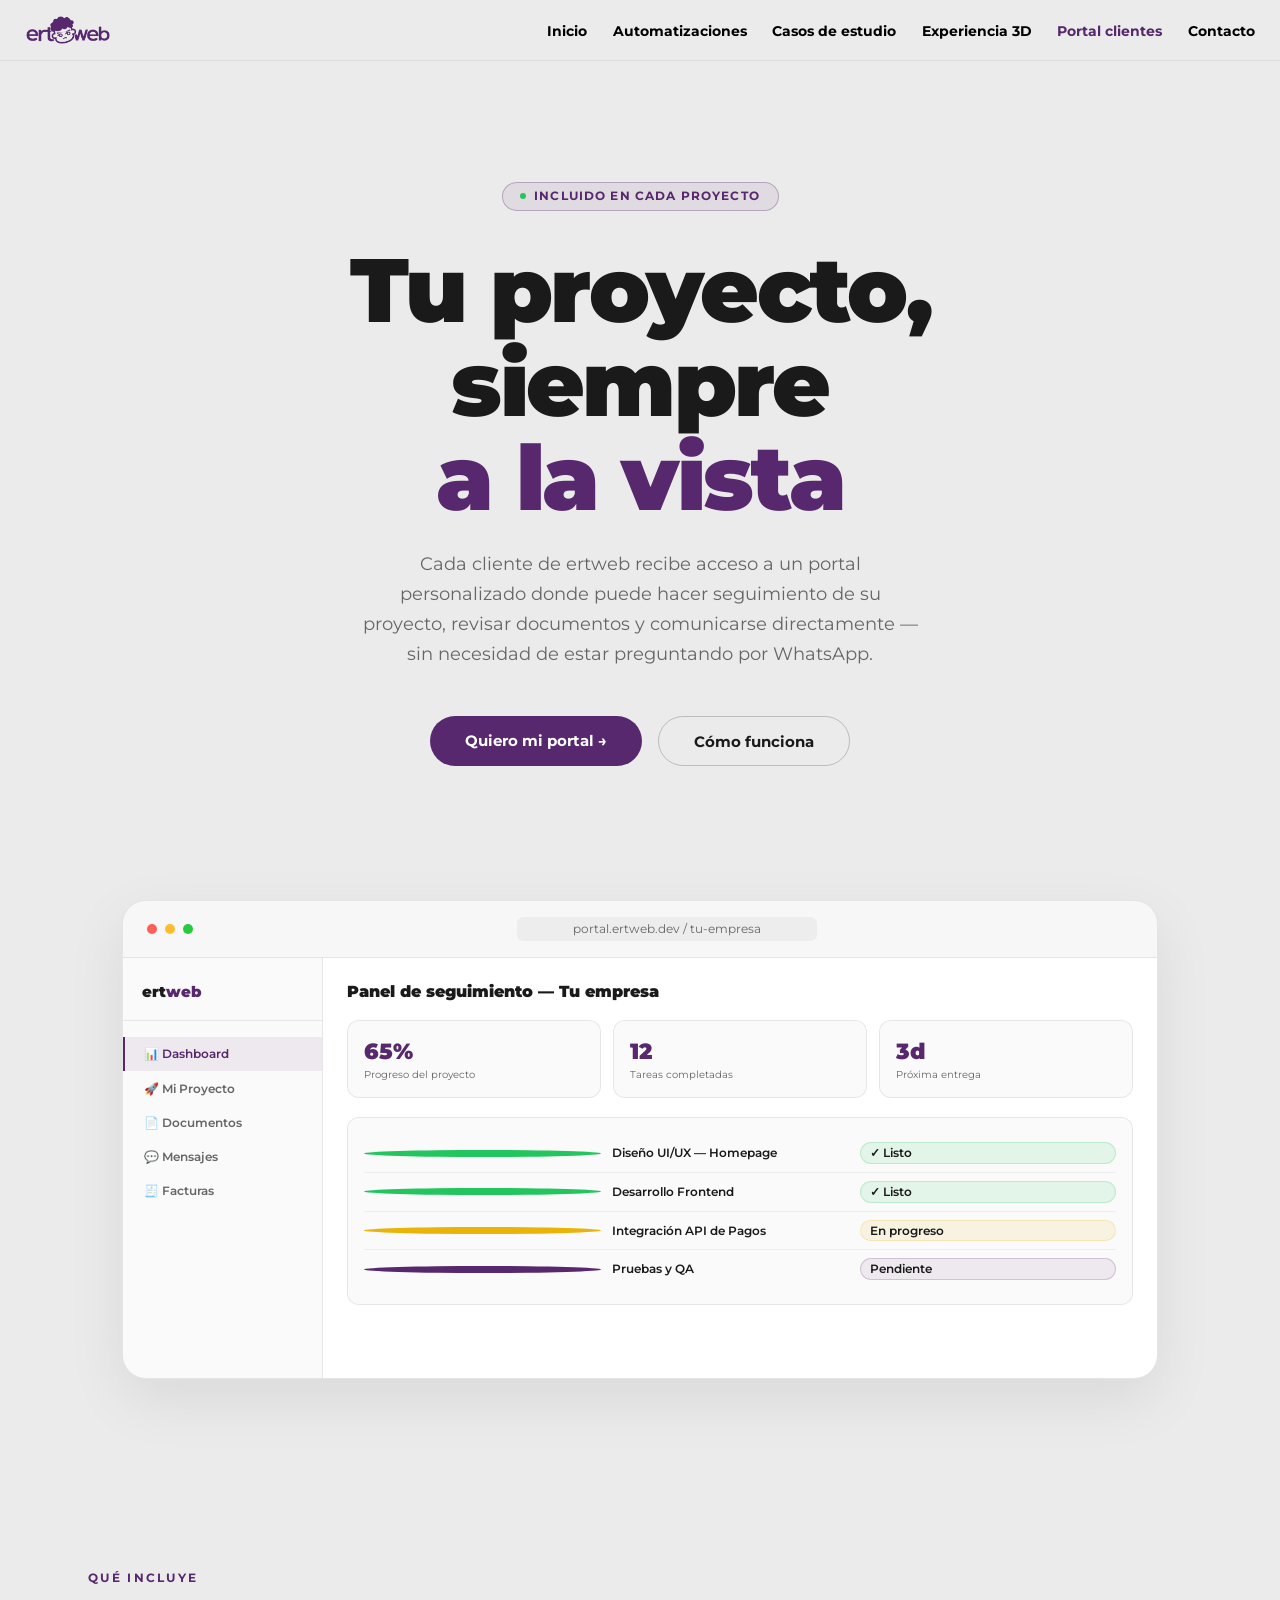
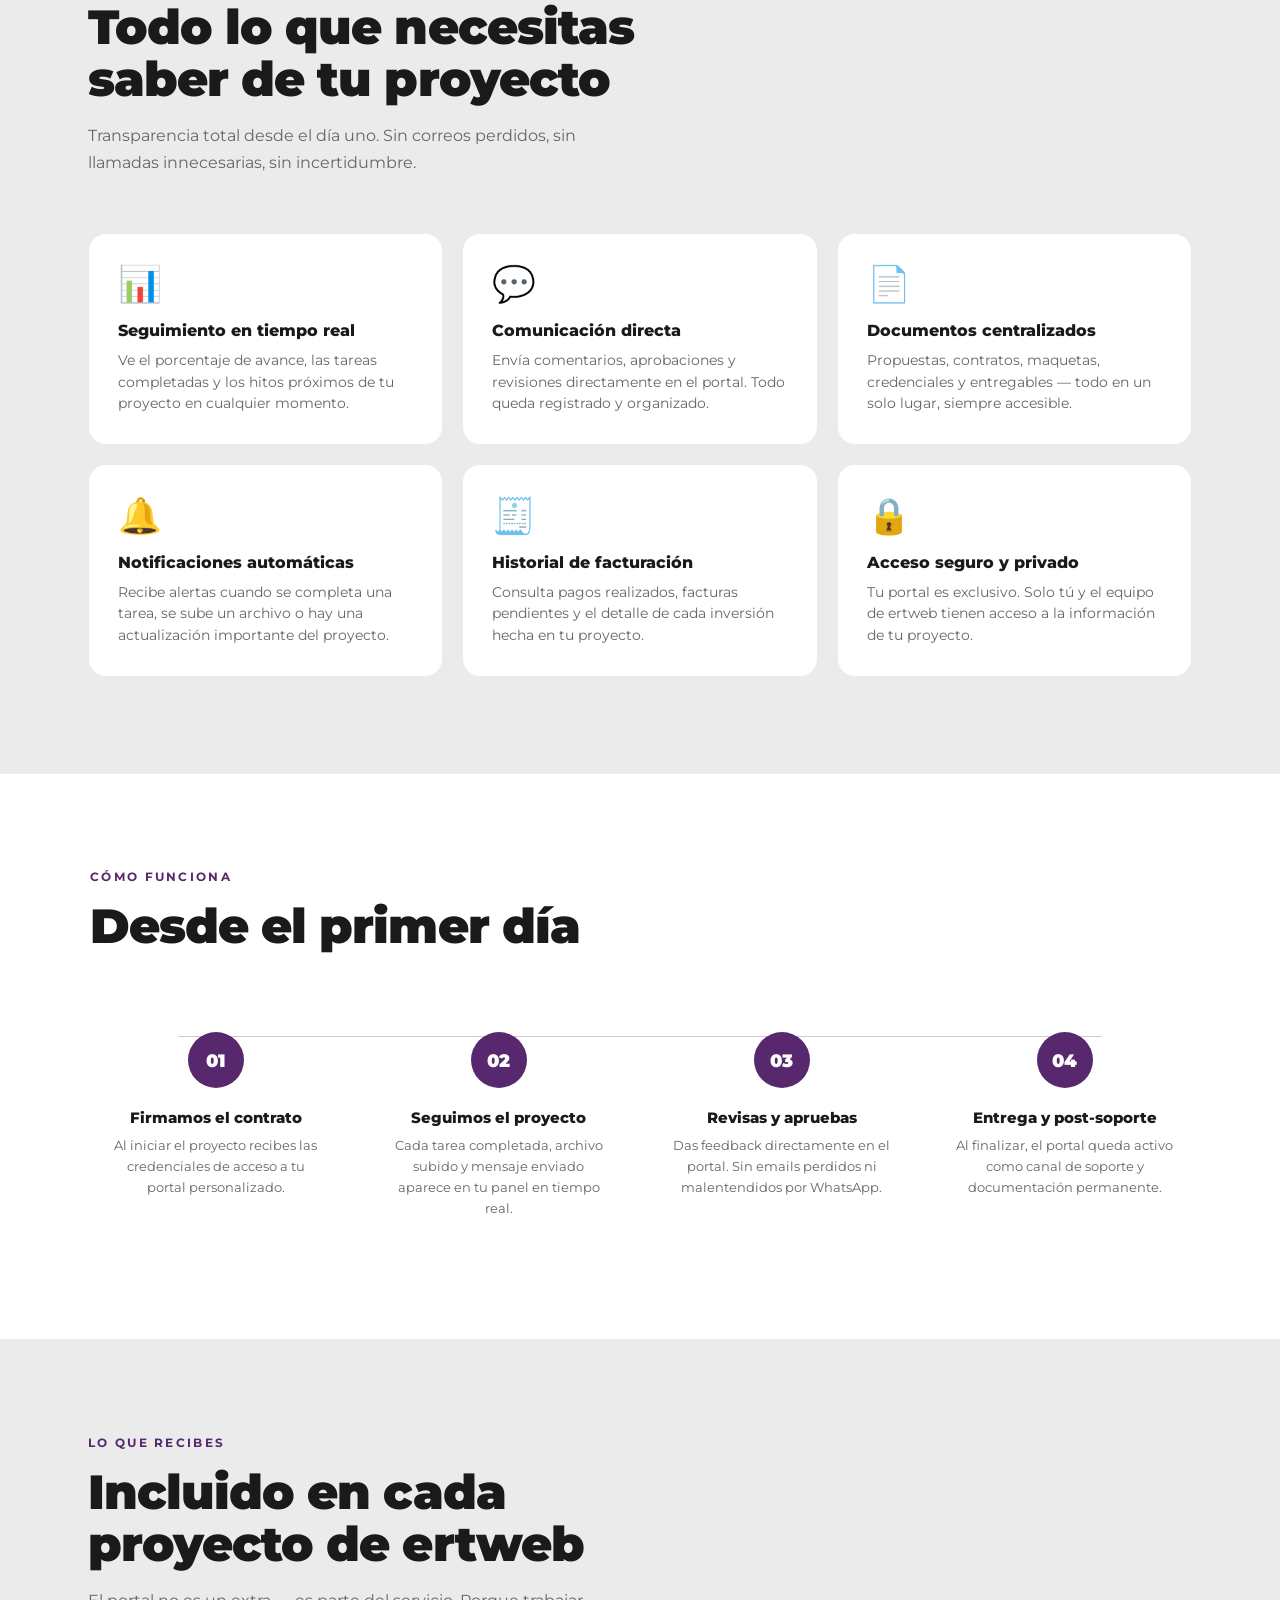
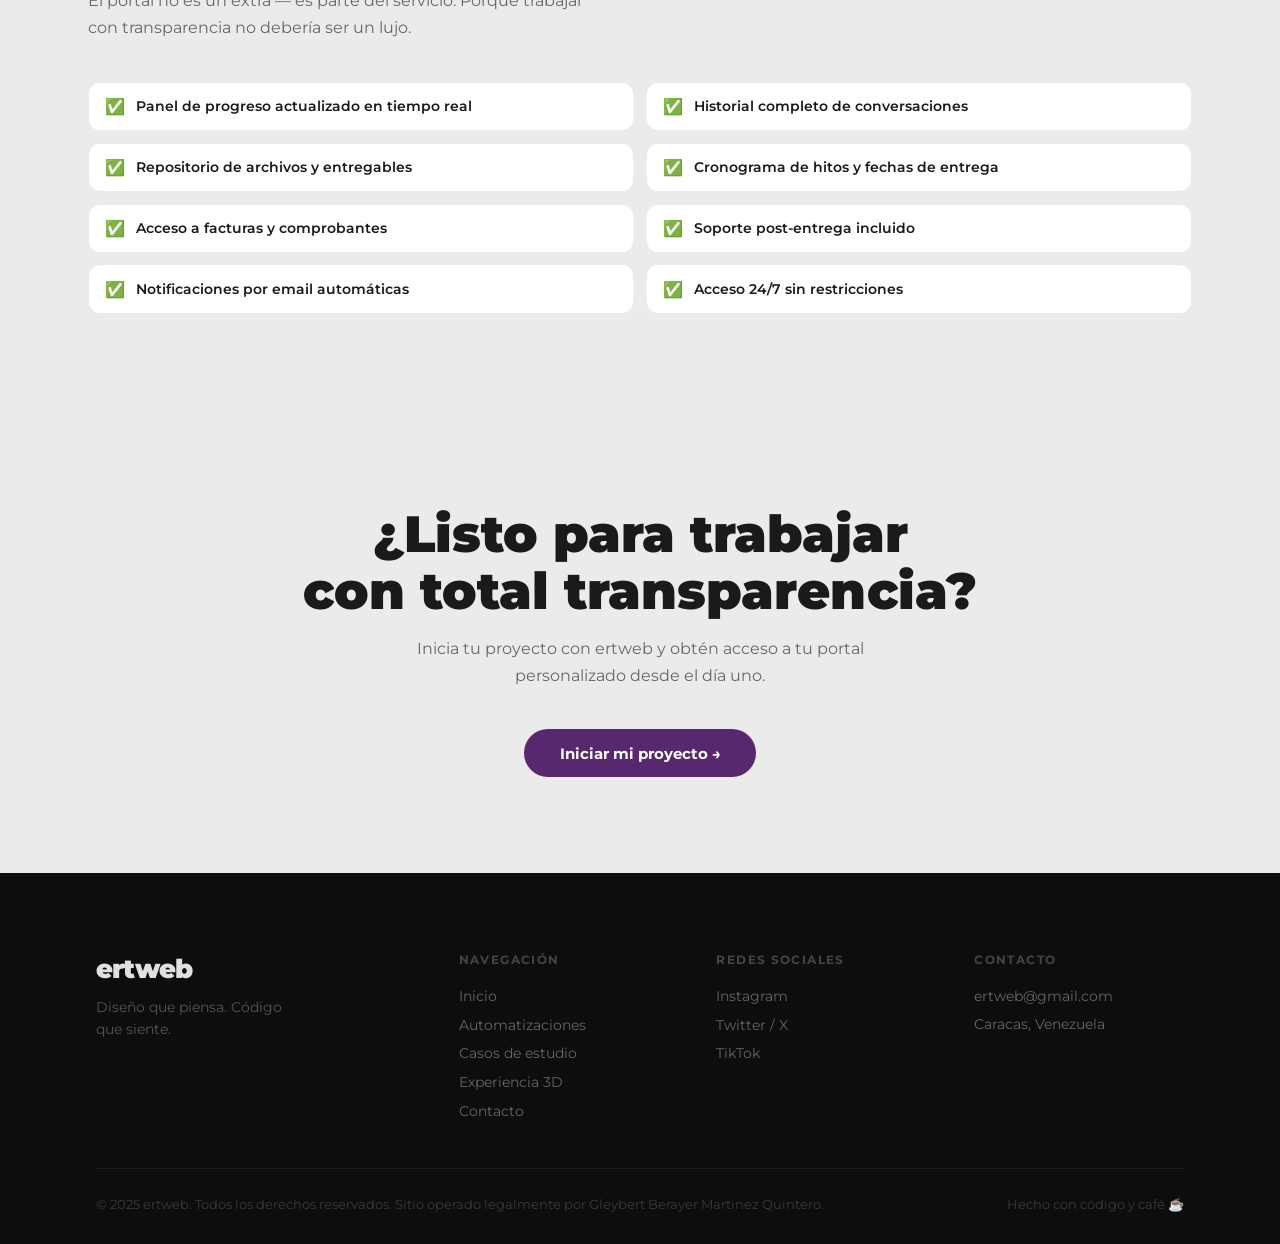
<file: pages/portal-clientes.html>
<!DOCTYPE html>
<html lang="es">
<head>
<meta charset="UTF-8">
<meta name="viewport" content="width=device-width, initial-scale=1.0">
<title>Portal de Clientes | ertweb</title>
<meta name="description" content="El portal exclusivo que ertweb entrega a cada cliente para hacer seguimiento de proyectos, documentos y comunicación en tiempo real.">
<link rel="icon" type="image/svg+xml" href="../assets/img/favicon.svg">
<link href="https://fonts.googleapis.com/css2?family=Montserrat:ital,wght@0,100..900;1,100..900&display=swap" rel="stylesheet">
<link rel="stylesheet" href="../assets/css/styles.css">
<link rel="stylesheet" href="../assets/css/site-nav.css">
<style>
*,*::before,*::after{box-sizing:border-box;margin:0;padding:0}
:root{--bg:#ebebeb;--surface:#ffffff;--glass:#ffffff;--border:rgba(0,0,0,0.08);--accent:#57286d;--accent2:#7b3f96;--accent3:#57286d;--green:#22c55e;--text:#1a1a1a;--muted:#666}
body{font-family:'Montserrat',sans-serif;background:var(--bg);color:var(--text);overflow-x:hidden}
::-webkit-scrollbar{width:4px}::-webkit-scrollbar-thumb{background:var(--accent);border-radius:2px}

/* HERO */
.hero{min-height:100vh;display:flex;align-items:center;justify-content:center;text-align:center;padding:8rem 2rem 5rem;position:relative;overflow:hidden}
.hero-bg{display:none}
.hero-grid{display:none}

.hero-badge{display:inline-flex;align-items:center;gap:0.5rem;background:rgba(87,40,109,0.08);border:1px solid rgba(87,40,109,0.3);border-radius:50px;padding:0.4rem 1.1rem;font-size:0.72rem;font-weight:700;color:var(--accent);text-transform:uppercase;letter-spacing:0.1em;margin-bottom:2rem}
.hero-badge .dot{width:6px;height:6px;border-radius:50%;background:var(--green);animation:pulse 2s infinite}
@keyframes pulse{0%,100%{opacity:1}50%{opacity:0.4}}

.hero h1{font-size:clamp(2.8rem,7vw,6rem);font-weight:900;line-height:1.05;letter-spacing:-0.03em;color:var(--text);max-width:900px;margin:0 auto 1.5rem}
.hero h1 em{font-style:normal;color:var(--accent)}
.hero p{color:var(--muted);font-size:1.1rem;line-height:1.7;max-width:560px;margin:0 auto 3rem}

.hero-actions{display:flex;gap:1rem;justify-content:center;flex-wrap:wrap}
.btn-primary{padding:0.9rem 2.2rem;background:var(--accent);color:#fff;font-weight:700;font-size:0.95rem;border-radius:50px;text-decoration:none;transition:background 0.3s ease,transform 0.2s;display:inline-block}
.btn-primary:hover{transform:translateY(-2px);background:var(--accent2)}
.btn-outline{padding:0.9rem 2.2rem;border:1px solid rgba(0,0,0,0.2);color:var(--text);font-weight:700;font-size:0.95rem;border-radius:50px;text-decoration:none;transition:all 0.2s;display:inline-block}
.btn-outline:hover{border-color:var(--accent);background:rgba(87,40,109,0.08)}

/* MOCKUP */
.mockup-section{max-width:1100px;margin:0 auto;padding:0 2rem 6rem;position:relative}
.mockup-wrap{background:var(--surface);border:1px solid rgba(0,0,0,0.1);border-radius:24px;overflow:hidden;position:relative;box-shadow:0 20px 60px rgba(0,0,0,0.08)}
.mockup-bar{background:rgba(0,0,0,0.03);border-bottom:1px solid var(--border);padding:1rem 1.5rem;display:flex;align-items:center;gap:0.5rem}
.dot-r{width:10px;height:10px;border-radius:50%;background:#ff5f56}
.dot-y{width:10px;height:10px;border-radius:50%;background:#ffbd2e}
.dot-g{width:10px;height:10px;border-radius:50%;background:#27c93f}
.mockup-url{flex:1;text-align:center;font-size:0.72rem;color:var(--muted);background:rgba(0,0,0,0.04);border-radius:6px;padding:0.3rem 1rem;max-width:300px;margin:0 auto}

.mockup-body{display:grid;grid-template-columns:200px 1fr;min-height:420px}
.mock-sidebar{background:rgba(0,0,0,0.02);border-right:1px solid var(--border);padding:1.5rem 0}
.mock-logo{font-weight:900;font-size:0.95rem;color:var(--text);padding:0 1.2rem 1.2rem;border-bottom:1px solid var(--border);display:block}.mock-logo span{color:var(--accent)}
.mock-nav{padding:1rem 0}
.mock-nav a{display:flex;align-items:center;gap:0.6rem;padding:0.6rem 1.2rem;font-size:0.75rem;font-weight:600;color:var(--muted);text-decoration:none;transition:all 0.2s;border-left:2px solid transparent}
.mock-nav a.active{color:var(--accent);background:rgba(87,40,109,0.08);border-left-color:var(--accent)}
.mock-nav a:hover:not(.active){color:var(--text);background:rgba(0,0,0,0.03)}

.mock-main{padding:1.5rem}
.mock-h{font-size:1rem;font-weight:900;color:var(--text);margin-bottom:1.2rem}
.mock-stats{display:grid;grid-template-columns:repeat(3,1fr);gap:0.75rem;margin-bottom:1.2rem}
.mock-stat{background:rgba(0,0,0,0.02);border:1px solid var(--border);border-radius:12px;padding:1rem}
.mock-stat .ms-n{font-size:1.4rem;font-weight:900;color:var(--accent)}
.mock-stat .ms-l{font-size:0.65rem;color:var(--muted);margin-top:0.2rem}
.mock-card{background:rgba(0,0,0,0.02);border:1px solid var(--border);border-radius:12px;padding:1rem}
.mock-row{display:flex;align-items:center;gap:0.7rem;padding:0.5rem 0;border-bottom:1px solid rgba(0,0,0,0.05)}
.mock-row:last-child{border-bottom:none}
.mock-dot{width:7px;height:7px;border-radius:50%;flex-shrink:0}
.mock-row span{font-size:0.72rem;font-weight:600;color:var(--text);flex:1}
.mock-badge{font-size:0.62rem;font-weight:700;padding:0.18rem 0.55rem;border-radius:50px}
.mb-green{background:rgba(34,197,94,0.1);color:var(--green);border:1px solid rgba(34,197,94,0.2)}
.mb-yellow{background:rgba(234,179,8,0.1);color:#eab308;border:1px solid rgba(234,179,8,0.2)}
.mb-purple{background:rgba(87,40,109,0.08);color:var(--accent);border:1px solid rgba(87,40,109,0.2)}

/* FEATURES */
.section{padding:6rem 3rem;max-width:1200px;margin:0 auto}
.s-label{font-size:0.72rem;font-weight:700;letter-spacing:0.2em;text-transform:uppercase;color:var(--accent3);margin-bottom:1rem}
.s-title{font-size:clamp(2rem,4vw,3rem);font-weight:900;color:var(--text);line-height:1.1;letter-spacing:-0.02em;margin-bottom:1rem}
.s-sub{color:var(--muted);font-size:1rem;line-height:1.7;max-width:520px}

.features-grid{display:grid;grid-template-columns:repeat(auto-fit,minmax(280px,1fr));gap:1.2rem;margin-top:3.5rem}
.feat{background:var(--glass);border:1px solid var(--border);border-radius:18px;padding:1.8rem;transition:all 0.3s}
.feat:hover{border-color:rgba(87,40,109,0.35);transform:translateY(-3px)}
.feat-icon{font-size:2.2rem;margin-bottom:1rem}
.feat h3{font-size:1rem;font-weight:800;color:var(--text);margin-bottom:0.6rem}
.feat p{font-size:0.85rem;color:var(--muted);line-height:1.6}

/* HOW IT WORKS */
.how-wrap{background:#ffffff;border-top:1px solid var(--border);border-bottom:1px solid var(--border);padding:6rem 3rem}
.how-inner{max-width:1100px;margin:0 auto}
.steps{display:grid;grid-template-columns:repeat(auto-fit,minmax(200px,1fr));gap:2rem;margin-top:3.5rem;position:relative}
.steps::before{content:'';position:absolute;top:28px;left:8%;right:8%;height:1px;background:rgba(87,40,109,0.25)}
.step{text-align:center;padding:1.5rem 1rem}
.step-num{width:56px;height:56px;border-radius:50%;background:var(--accent);color:#fff;font-weight:900;font-size:1.1rem;display:flex;align-items:center;justify-content:center;margin:0 auto 1.2rem}
.step h4{font-size:0.95rem;font-weight:800;color:var(--text);margin-bottom:0.5rem}
.step p{font-size:0.82rem;color:var(--muted);line-height:1.6}

/* INCLUDED */
.included-grid{display:grid;grid-template-columns:1fr 1fr;gap:0.7rem;margin-top:2.5rem}
.incl-row{display:flex;align-items:center;gap:0.7rem;padding:0.9rem 1rem;background:var(--glass);border:1px solid var(--border);border-radius:12px;font-size:0.85rem;font-weight:600;color:var(--text)}
.incl-row .check{font-size:1rem}

/* CTA */
.cta-section{text-align:center;padding:6rem 2rem;position:relative;overflow:hidden}

.cta-section h2{font-size:clamp(2rem,4vw,3.2rem);font-weight:900;color:var(--text);margin-bottom:1rem;position:relative;line-height:1.1}
.cta-section p{color:var(--muted);max-width:460px;margin:0 auto 2.5rem;line-height:1.7;position:relative}

@media(max-width:900px){.mockup-body{grid-template-columns:1fr}.mock-sidebar{display:none}.steps::before{display:none}.included-grid{grid-template-columns:1fr}}
@media(max-width:768px){.section,.how-wrap{padding:4rem 1.5rem}}
</style>
</head>
<body>

<nav class="site-nav">
  <a href="../index.html" class="nav-logo"><img src="../assets/img/logo-mark.png" alt="ertweb" class="nav-logo-img"></a>
  <ul class="site-nav-links">
    <li><a href="../index.html">Inicio</a></li>
    <li><a href="automatizaciones.html">Automatizaciones</a></li>
    <li><a href="casos-de-estudio.html">Casos de estudio</a></li>
    <li><a href="experiencia-3d.html">Experiencia 3D</a></li>
    <li><a href="portal-clientes.html" class="active">Portal clientes</a></li>
    <li><a href="contact.html">Contacto</a></li>
  </ul>
</nav>

<button id="burger" aria-label="Menu">
  <svg viewBox="0 0 24 24" width="30" height="30" fill="none" xmlns="http://www.w3.org/2000/svg">
    <path d="M4 6H20M4 12H20M4 18H20" stroke="currentColor" stroke-width="2" stroke-linecap="round" />
  </svg>
</button>

<div class="burger-overlay">
  <div class="burger-content">
    <ul class="burger-list">
      <li><div class="burger-link-wrapper"><a href="../index.html" class="burger-link">Inicio</a></div></li>
      <li><div class="burger-link-wrapper"><a href="automatizaciones.html" class="burger-link">Automatizaciones</a></div></li>
      <li><div class="burger-link-wrapper"><a href="casos-de-estudio.html" class="burger-link">Casos de estudio</a></div></li>
      <li><div class="burger-link-wrapper"><a href="experiencia-3d.html" class="burger-link">Experiencia 3D</a></div></li>
      <li><div class="burger-link-wrapper"><a href="portal-clientes.html" class="burger-link">Portal clientes</a></div></li>
      <li><div class="burger-link-wrapper"><a href="contact.html" class="burger-link">Contacto</a></div></li>
    </ul>
    <div class="burger-footer">
      <span>Redes Sociales</span>
      <div class="burger-social-links">
        <a href="https://www.instagram.com/ertwebv?utm_source=ig_web_button_share_sheet&igsh=ZDNlZDc0MzIxNw==" target="_blank">instagram</a>
        <a href="https://x.com/ertWeb" target="_blank">twitter</a>
        <a href="https://www.tiktok.com/@ertweb?is_from_webapp=1&sender_device=pc" target="_blank">tiktok</a>
      </div>
    </div>
  </div>
</div>

<!-- HERO -->
<section class="hero">
  <div class="hero-bg"></div>
  <div class="hero-grid"></div>
  <div style="position:relative;z-index:2">
    <div class="hero-badge"><span class="dot"></span> Incluido en cada proyecto</div>
    <h1>Tu proyecto, siempre<br><em>a la vista</em></h1>
    <p>Cada cliente de ertweb recibe acceso a un portal personalizado donde puede hacer seguimiento de su proyecto, revisar documentos y comunicarse directamente — sin necesidad de estar preguntando por WhatsApp.</p>
    <div class="hero-actions">
      <a href="contact.html" class="btn-primary">Quiero mi portal →</a>
      <a href="#como-funciona" class="btn-outline">Cómo funciona</a>
    </div>
  </div>
</section>

<!-- MOCKUP -->
<div class="mockup-section">
  <div class="mockup-wrap">
    <div class="mockup-bar">
      <span class="dot-r"></span><span class="dot-y"></span><span class="dot-g"></span>
      <div class="mockup-url">portal.ertweb.dev / tu-empresa</div>
    </div>
    <div class="mockup-body">
      <div class="mock-sidebar">
        <span class="mock-logo">ert<span>web</span></span>
        <nav class="mock-nav">
          <a href="#" class="active">📊 Dashboard</a>
          <a href="#">🚀 Mi Proyecto</a>
          <a href="#">📄 Documentos</a>
          <a href="#">💬 Mensajes</a>
          <a href="#">🧾 Facturas</a>
        </nav>
      </div>
      <div class="mock-main">
        <div class="mock-h">Panel de seguimiento — Tu empresa</div>
        <div class="mock-stats">
          <div class="mock-stat"><div class="ms-n">65%</div><div class="ms-l">Progreso del proyecto</div></div>
          <div class="mock-stat"><div class="ms-n">12</div><div class="ms-l">Tareas completadas</div></div>
          <div class="mock-stat"><div class="ms-n">3d</div><div class="ms-l">Próxima entrega</div></div>
        </div>
        <div class="mock-card">
          <div class="mock-row"><span class="mock-dot" style="background:#22c55e"></span><span>Diseño UI/UX — Homepage</span><span class="mock-badge mb-green">✓ Listo</span></div>
          <div class="mock-row"><span class="mock-dot" style="background:#22c55e"></span><span>Desarrollo Frontend</span><span class="mock-badge mb-green">✓ Listo</span></div>
          <div class="mock-row"><span class="mock-dot" style="background:#eab308"></span><span>Integración API de Pagos</span><span class="mock-badge mb-yellow">En progreso</span></div>
          <div class="mock-row"><span class="mock-dot" style="background:#57286d"></span><span>Pruebas y QA</span><span class="mock-badge mb-purple">Pendiente</span></div>
        </div>
      </div>
    </div>
  </div>
</div>

<!-- FEATURES -->
<section class="section" id="caracteristicas">
  <p class="s-label">Qué incluye</p>
  <h2 class="s-title">Todo lo que necesitas<br>saber de tu proyecto</h2>
  <p class="s-sub">Transparencia total desde el día uno. Sin correos perdidos, sin llamadas innecesarias, sin incertidumbre.</p>

  <div class="features-grid">
    <div class="feat">
      <div class="feat-icon">📊</div>
      <h3>Seguimiento en tiempo real</h3>
      <p>Ve el porcentaje de avance, las tareas completadas y los hitos próximos de tu proyecto en cualquier momento.</p>
    </div>
    <div class="feat">
      <div class="feat-icon">💬</div>
      <h3>Comunicación directa</h3>
      <p>Envía comentarios, aprobaciones y revisiones directamente en el portal. Todo queda registrado y organizado.</p>
    </div>
    <div class="feat">
      <div class="feat-icon">📄</div>
      <h3>Documentos centralizados</h3>
      <p>Propuestas, contratos, maquetas, credenciales y entregables — todo en un solo lugar, siempre accesible.</p>
    </div>
    <div class="feat">
      <div class="feat-icon">🔔</div>
      <h3>Notificaciones automáticas</h3>
      <p>Recibe alertas cuando se completa una tarea, se sube un archivo o hay una actualización importante del proyecto.</p>
    </div>
    <div class="feat">
      <div class="feat-icon">🧾</div>
      <h3>Historial de facturación</h3>
      <p>Consulta pagos realizados, facturas pendientes y el detalle de cada inversión hecha en tu proyecto.</p>
    </div>
    <div class="feat">
      <div class="feat-icon">🔒</div>
      <h3>Acceso seguro y privado</h3>
      <p>Tu portal es exclusivo. Solo tú y el equipo de ertweb tienen acceso a la información de tu proyecto.</p>
    </div>
  </div>
</section>

<!-- HOW IT WORKS -->
<div class="how-wrap" id="como-funciona">
  <div class="how-inner">
    <p class="s-label">Cómo funciona</p>
    <h2 class="s-title">Desde el primer día</h2>
    <div class="steps">
      <div class="step">
        <div class="step-num">01</div>
        <h4>Firmamos el contrato</h4>
        <p>Al iniciar el proyecto recibes las credenciales de acceso a tu portal personalizado.</p>
      </div>
      <div class="step">
        <div class="step-num">02</div>
        <h4>Seguimos el proyecto</h4>
        <p>Cada tarea completada, archivo subido y mensaje enviado aparece en tu panel en tiempo real.</p>
      </div>
      <div class="step">
        <div class="step-num">03</div>
        <h4>Revisas y apruebas</h4>
        <p>Das feedback directamente en el portal. Sin emails perdidos ni malentendidos por WhatsApp.</p>
      </div>
      <div class="step">
        <div class="step-num">04</div>
        <h4>Entrega y post-soporte</h4>
        <p>Al finalizar, el portal queda activo como canal de soporte y documentación permanente.</p>
      </div>
    </div>
  </div>
</div>

<!-- INCLUDED -->
<section class="section">
  <p class="s-label">Lo que recibes</p>
  <h2 class="s-title">Incluido en cada<br>proyecto de ertweb</h2>
  <p class="s-sub">El portal no es un extra — es parte del servicio. Porque trabajar con transparencia no debería ser un lujo.</p>
  <div class="included-grid">
    <div class="incl-row"><span class="check">✅</span> Panel de progreso actualizado en tiempo real</div>
    <div class="incl-row"><span class="check">✅</span> Historial completo de conversaciones</div>
    <div class="incl-row"><span class="check">✅</span> Repositorio de archivos y entregables</div>
    <div class="incl-row"><span class="check">✅</span> Cronograma de hitos y fechas de entrega</div>
    <div class="incl-row"><span class="check">✅</span> Acceso a facturas y comprobantes</div>
    <div class="incl-row"><span class="check">✅</span> Soporte post-entrega incluido</div>
    <div class="incl-row"><span class="check">✅</span> Notificaciones por email automáticas</div>
    <div class="incl-row"><span class="check">✅</span> Acceso 24/7 sin restricciones</div>
  </div>
</section>

<!-- CTA -->
<section class="cta-section">
  <h2>¿Listo para trabajar<br>con total transparencia?</h2>
  <p>Inicia tu proyecto con ertweb y obtén acceso a tu portal personalizado desde el día uno.</p>
  <a href="contact.html" class="btn-primary">Iniciar mi proyecto →</a>
</section>

<footer class="site-footer flat-top">
  <div class="footer-top">
    <div class="footer-brand">
      <span class="footer-logo">ertweb</span>
      <p class="footer-tagline">Diseño que piensa. Código que siente.</p>
    </div>
    <div class="footer-nav">
      <h4>Navegación</h4>
      <ul>
        <li><a href="../index.html">Inicio</a></li>
        <li><a href="automatizaciones.html">Automatizaciones</a></li>
        <li><a href="casos-de-estudio.html">Casos de estudio</a></li>
        <li><a href="experiencia-3d.html">Experiencia 3D</a></li>
        <li><a href="contact.html">Contacto</a></li>
      </ul>
    </div>
    <div class="footer-social">
      <h4>Redes Sociales</h4>
      <ul>
        <li><a href="https://www.instagram.com/ertwebv?utm_source=ig_web_button_share_sheet&igsh=ZDNlZDc0MzIxNw==" target="_blank">Instagram</a></li>
        <li><a href="https://x.com/ertWeb" target="_blank">Twitter / X</a></li>
        <li><a href="https://www.tiktok.com/@ertweb?is_from_webapp=1&sender_device=pc" target="_blank">TikTok</a></li>
      </ul>
    </div>
    <div class="footer-contact-info">
      <h4>Contacto</h4>
      <p>ertweb@gmail.com</p>
      <p>Caracas, Venezuela</p>
    </div>
  </div>
  <div class="footer-bottom">
    <p class="footer-copy">© 2025 ertweb. Todos los derechos reservados. Sitio operado legalmente por Gleybert Berayer Martinez Quintero.</p>
    <p class="footer-crafted">Hecho con código y café ☕</p>
  </div>
</footer>

<script src="../assets/js/site-nav.js"></script>
</body>
</html>
</file>
<file: styles.css>
@import url('https://fonts.googleapis.com/css2?family=Montserrat:ital,wght@0,100..900;1,100..900&display=swap');

body,
html {
  margin: 0;
  padding: 0;
  min-height: 100vh;
  font-family: 'Montserrat', sans-serif;
  background-color: #ebebeb;
  overflow-x: hidden;
  scroll-behavior: smooth;
}

/* Prevent scrolling during animation */
.no-scroll {
  overflow: hidden;
  height: 100vh;
}

/* Ocultar barra de scroll nativa */
::-webkit-scrollbar {
  display: none;
}

body {
  -ms-overflow-style: none;
  /* IE and Edge */
  scrollbar-width: none;
  /* Firefox */
}

/* Custom Webkit Scrollbar */
.custom-scrollbar-track {
  position: fixed;
  right: 1rem;
  top: 50%;
  transform: translateY(-50%);
  height: 10vh;
  width: 8px;
  background: #1a1a1a;
  border-radius: 4px;
  z-index: 999;
}

.custom-scrollbar-thumb {
  width: 100%;
  height: 0%;
  background: #57286d;
  border-radius: 4px;
  transition: background 0.3s ease;
}

.custom-scrollbar-track:hover .custom-scrollbar-thumb {
  background: #7b3f96;
}

#loader-container {
  position: fixed;
  top: 0;
  left: 0;
  width: 100%;
  height: 100vh;
  display: flex;
  justify-content: center;
  align-items: center;
  z-index: 1000;
  transition: none;
}

/* Cuando la animación termina, el loader baja de z-index */
#loader-container.done {
  z-index: 1 !important;
  pointer-events: none;
}

/* El pin-spacer de GSAP también debe quedar debajo */
.pin-spacer {
  pointer-events: none;
  z-index: 1;
}

.contenedor-logos {
  position: relative;
  display: flex;
  justify-content: center;
  align-items: center;
  transform: scale(0.2);
}

.svg1 {
  width: 100vw;
  position: absolute;
  z-index: 2;
  top: -93%;
}

.svg2 {
  width: 39vw;
  position: relative;
  z-index: 1;
  left: -2.6vw;
  top: -8.33vw;
  /* Cambiado de vh a vw para mantener la proporción exacta texto/cara en móviles */
}

/* CARA: trazado con stroke */
.borde-cara {
  fill: transparent;
  stroke: #57286d;
  stroke-width: 3;
  stroke-linecap: round;
  stroke-linejoin: round;
}

.detalle-cara {
  fill: transparent;
  stroke: #57286d;
  stroke-width: 2;
  stroke-linecap: round;
  stroke-linejoin: round;
}

/* TEXTO: relleno sólido — se anima con opacity por letra */
.pedazo-texto {
  fill: #57286d;
}

/* Hero empieza oculto, se revela con JS */

/* ======= HEADER / MENU OVERLAY ======= */
.main-header {
  position: absolute;
  top: 0;
  left: 0;
  width: 100%;
  z-index: 900;
  opacity: 0;
  pointer-events: none;
  transition: opacity 0.5s ease;
  padding: 15px;
  box-sizing: border-box;
}

.main-header.visible {
  opacity: 1;
  pointer-events: auto;
}

/* ======= BURGER MENU ======= */
#burger {
  position: fixed;
  top: 25px;
  right: 25px;
  z-index: 1000;
  background: #ebebeb;
  color: #57286d;
  cursor: pointer;
  opacity: 0;
  visibility: hidden;
  transition: color 0.3s ease;
  border-radius: 250px;
  padding: 10px;
  border: none;
  width: 3rem;
  height: 3rem;
}

#burger:hover {
  color: #7b3f96;
}

.burger-overlay {
  position: fixed;
  left: 0;
  top: 0;
  width: 100%;
  height: 100%;
  z-index: 990;
  background-color: rgba(0, 0, 0, 0.7);
  opacity: 0;
  visibility: hidden;
  display: flex;
  justify-content: flex-end;
}

.burger-content {
  width: 50%;
  height: 100%;
  background-color: #1a1a1a;
  position: relative;
  display: flex;
  align-items: center;
  transform: translateX(100%);
}

@media screen and (max-width: 786px) {
  .burger-content {
    width: 100%;
  }
}

.burger-list {
  list-style: none;
  width: 100%;
  display: flex;
  flex-direction: column;
  padding-left: 10%;
  margin: 0;
}

.burger-list li {
  width: fit-content;
  margin: 1rem 0;
}

.burger-link-wrapper {
  overflow: hidden;
}

.burger-link {
  font-size: clamp(1.8rem, 8vw, 3.5rem);
  display: inline-block;
  transform: translateY(100%);
  color: #fff;
  font-weight: 900;
  text-transform: uppercase;
  transition: all 0.3s ease;
  text-decoration: none;
}

.burger-link:hover {
  color: white;
  -webkit-text-fill-color: transparent;
  -webkit-text-stroke-width: 1px;
  -webkit-text-stroke-color: #fff;
}

.burger-footer {
  position: absolute;
  bottom: 0;
  left: 0;
  padding: 0 0 10% 10%;
}

.burger-footer span {
  color: #f4e285;
  font-weight: 700;
  text-transform: uppercase;
  font-size: 0.85rem;
}

.burger-social-links {
  font-size: 13px;
  margin-top: 0.5rem;
  display: flex;
  gap: 1rem;
}

.burger-social-links a {
  color: #aaa;
  text-decoration: none;
}

.burger-social-links a:hover {
  text-decoration: underline;
  color: #fff;
}

.menu-content {
  display: flex;
  justify-content: space-between;
  align-items: center;
  color: #000000;
  font-size: 0.85rem;
  font-weight: 700;
  width: 100%;
  max-width: 100vw;
  margin: 0;
}

.menu-content ul {
  list-style: none;
  margin: 0;
  padding: 0;
}

.menu-content ul li a {
  text-decoration: none;
  color: #000000;
  transition: opacity 0.3s ease;
}

.menu-content ul li a:hover {
  color: #57286d;
  opacity: 1;
}

/* Ocultar "ertweb" estático porque usamos el clon de SVG fijo */
.menu-left {
  opacity: 0;
  width: 50px;
  /* reserva el espacio del logo fijo */
}

.hero {
  opacity: 0;
  position: relative;
  top: 0;
  height: 100vh;
  display: flex;
  align-items: flex-end;
  justify-content: center;
  padding-bottom: 8vh;
  z-index: 950;
  box-sizing: border-box;
}

/* ======= SERVICES — Pinned Scroll / Panel Wipe ======= */
.boxed-services-wrapper {
  position: relative;
  z-index: 10;
  background-color: #1a1a1a;
  color: #e0e0e0;
  border-radius: 30px 30px 0 0;
}

/* Header del servicio — scroll normal */
.services-text {
  padding: 10rem 4rem 10rem 9rem;
}

.services-text h2 {
  font-size: 5.5rem;
  font-weight: 800;
  text-transform: uppercase;
  letter-spacing: -0.02em;
  margin: 0 0 0.75rem 0;
  color: #ffffff;
  position: relative;
  left: 8%;
}

.services-text p {
  font-size: 1.1rem;
  line-height: 1.6;
  color: #999;
  max-width: 500px;
  position: absolute;
  right: 15%;
}

/* Contenedor exterior — se pinea al hacer scroll */
.boxed-container {
  height: 100vh;
  padding: 2rem 4rem 3rem 4rem;
  box-sizing: border-box;
  display: flex;
  align-items: center;
  justify-content: center;
}

/* Caja blanca con bordes rectos */
.box-services {
  position: relative;
  display: grid;
  grid-template-columns: 1fr 1fr;
  gap: 3rem;
  background-color: #ffffff;
  color: #1a1a1a;
  padding: 1rem;
  overflow: hidden;
  width: 65vw;
  height: 80vh;
}

/* ---- Columna izquierda: Cards visuales apiladas ---- */
.sr-visuals {
  position: relative;
  overflow: hidden;
}

/* Cada card se apila en absolute */
.sr-card {
  position: absolute;
  top: 0;
  left: 0;
  width: 100%;
  height: 100%;
  background-color: #2a2a2a;
  overflow: hidden;
  box-sizing: border-box;
}

.sr-card img {
  width: 100%;
  height: 100%;
  object-fit: cover;
  display: block;
}

/* Card 1 visible por defecto, cards 2 y 3 fuera de vista (abajo) */
.sr-card.visual-card-1 {
  z-index: 1;
}

.sr-card.visual-card-2 {
  z-index: 2;
}

.sr-card.visual-card-3 {
  z-index: 3;
}

.mockup-block {
  width: 100%;
  height: 100%;
  background: linear-gradient(135deg, #333, #444);
  border-radius: 14px;
}

/* ---- Columna derecha: Textos y Nav ---- */
.sr-texts {
  display: flex;
  flex-direction: column;
  justify-content: flex-end;
  min-height: 0;
}

/* Mini nav — fija en la parte superior de la columna derecha */
.mini-nav {
  position: absolute;
  top: 1rem;
  flex-shrink: 0;
  margin-bottom: 2rem;
}

.mini-nav ul {
  list-style: none;
  padding: 0;
  margin: 0;
  display: flex;
  flex-direction: column;
  gap: 0.5rem;
}

.mini-nav ul li {
  font-size: 0.85rem;
  font-weight: 600;
  color: #aaa;
  cursor: pointer;
  transition: color 0.4s ease;
}

.mini-nav ul li.active {
  color: #1a1a1a;
}

/* Contenedor de text slides — apilados en relative/absolute */
.sr-text-group {
  position: relative;
  overflow: hidden;
  height: 45%;
}

/* Cada text block se apila en absolute */
.sr-text-block {
  position: absolute;
  bottom: 0;
  left: 0;
  width: 100%;
}

/* Text 1 visible, texts 2 y 3 ocultos */
.sr-text-block.text-1 {
  opacity: 1;
}

.sr-text-block.text-2,
.sr-text-block.text-3 {
  opacity: 0;
  transform: translateY(30px);
}

/* Número gigante — wrapper en esquina superior derecha */
.giant-number-wrapper {
  position: absolute;
  top: 1rem;
  right: 1.5rem;
  overflow: hidden;
  height: 8rem;
  z-index: 5;
  pointer-events: none;
}

/* Track que contiene los 3 números apilados verticalmente */
.giant-number-track {
  display: flex;
  flex-direction: column;
}

.giant-number {
  font-size: 8rem;
  font-weight: 900;
  color: rgba(0, 0, 0, 0.06);
  line-height: 1;
  height: 8rem;
  flex-shrink: 0;
}

.main-title {
  font-size: 2rem;
  font-weight: 800;
  color: #57286d;
  margin: 0 0 1rem 0;
  text-transform: uppercase;
  line-height: 1.2;
}

.body-text {
  font-size: 0.95rem;
  line-height: 1.6;
  color: #666;
  margin-bottom: 1.2rem;
}

.stack-list {
  list-style: none;
  padding: 0;
  margin: 0;
}

.stack-list li {
  font-size: 0.85rem;
  color: #888;
  padding: 0.4rem 0;
  border-bottom: 1px solid rgba(0, 0, 0, 0.08);
}

.hero-bottom {
  color: #000;
  width: 80vw;
  display: flex;
  align-items: flex-end;
  gap: 3rem;
  box-sizing: border-box;
  padding-left: 5%;
}

.hero-img {
  position: relative;
  flex: 1;
  min-width: 0;
}

.hero-img::after {
  content: '';
  position: absolute;
  top: 0;
  left: 0;
  width: 100%;
  height: 30vh;
  background-color: #57286d;
  opacity: 0.3;
  pointer-events: none;
  border-radius: 22px;
}

.hero-img img {
  object-fit: cover;
  border-radius: 22px;
  width: 100%;
  height: 30vh;
}

.hero-text {
  flex: 0 0 35%;
  min-width: 0;
  font-weight: 600;
  font-size: 1.2rem;
}

#hero-paragraph {
  overflow: hidden;
}

.word-wrap {
  display: inline-block;
  overflow: hidden;
  vertical-align: top;
  margin-right: 0.25em;
}

.word-inner {
  display: inline-block;
  transform: translateY(100%);
}

/* ======= SPOTLIGHT BUTTON ======= */
a.button {
  position: relative;
  display: inline-flex;
  align-items: center;
  justify-content: center;
  padding: 2px;
  border-radius: 23.5px;
  overflow: hidden;
  text-decoration: none;
  background: linear-gradient(to right, #57286d, #7b3f96);
  margin-top: 1.5rem;
  z-index: 960;
}

.button__wrapper {
  font-size: 1.5rem;
  position: relative;
  display: flex;
  align-items: center;
  justify-content: space-between;
  padding-left: 2rem;
  width: 150px;
  height: 45px;
  border-radius: 22.5px;
  background: #ebebeb;
  overflow: hidden;
}

a.button:hover .button__text {
  color: #ebebeb;
}

.button__text {
  position: relative;
  z-index: 2;
  font-family: 'Montserrat', sans-serif;
  font-weight: 700;
  font-size: 1.2rem;
  color: #57286d;
  transition: color 300ms ease;
  display: flex;
  align-items: center;
  gap: 6px;
}

.button__text svg {
  width: 28px;
  height: 28px;
  margin-left: 1rem;
}

.button__spotlight {
  position: absolute;
  z-index: 1;
  height: 10px;
  width: 10px;
  opacity: 1;
  border-radius: 50%;
  background: linear-gradient(to right, #57286d, #7b3f96);
  inset: 0;
  top: 50%;
  transform: scale(0);
}

/* ======= SELECTED WORKS — Split-Screen Sticky Scroll ======= */
.selected-works {
  background-color: #1a1a1a;
  color: #e0e0e0;
  padding: 0;
  position: relative;
}

.sw-container {
  position: relative;
}

/* Left Column — Pinned by GSAP */
.sw-left {
  width: 40%;
  height: 100vh;
  display: flex;
  flex-direction: column;
  justify-content: center;
  padding: 4rem 3rem;
  box-sizing: border-box;
  position: absolute;
  left: 0;
  top: 0;
}

.sw-label {
  font-size: 0.75rem;
  font-weight: 700;
  letter-spacing: 0.15em;
  color: #555;
  text-transform: uppercase;
  margin-bottom: 1.5rem;
  display: block;
}

.sw-number-wrapper {
  overflow: hidden;
  height: 10rem;
}

.sw-number-track {
  display: flex;
  flex-direction: column;
  transition: transform 0.5s ease-out;
}

.sw-number {
  font-size: 10rem;
  font-weight: 900;
  line-height: 1;
  height: 10rem;
  flex-shrink: 0;
  background: linear-gradient(135deg, #57286d, #7b3f96);
  -webkit-background-clip: text;
  -webkit-text-fill-color: transparent;
  background-clip: text;
}

/* Right Column — Scrollable */
.sw-right {
  width: 60%;
  margin-left: 40%;
  display: flex;
  flex-direction: column;
}

/* Project Card — image only, 100vh */
.sw-card {
  width: 100%;
  height: 100vh;
  overflow: hidden;
  margin: 1rem;
}

.sw-card-link {
  display: block;
  width: 100%;
  height: 100%;
  position: relative;
  overflow: hidden;
  text-decoration: none;
  cursor: none;
  /* Hide default native cursor */
}

.sw-card-link .bg-blur {
  position: absolute;
  top: 0;
  left: 0;
  width: 100%;
  height: 100%;
  object-fit: cover;
  filter: blur(25px) brightness(0.3);
  transform: scale(1.15);
  /* Scale extra to avoid white borders from blur */
  z-index: 1;
}

.sw-card-link .img-clear {
  position: absolute;
  top: 50%;
  left: 50%;
  transform: translate(-50%, -50%);
  width: 85%;
  max-height: 85%;
  object-fit: contain;
  z-index: 2;
  border-radius: 12px;
  box-shadow: 0 20px 50px rgba(0, 0, 0, 0.5);
  transition: transform 0.5s cubic-bezier(0.25, 1, 0.5, 1);
}

.sw-card-link:hover .img-clear {
  transform: translate(-50%, -50%) scale(1.02);
}

/* Cursor global para Selected Works */
.sw-global-cursor {
  position: fixed;
  top: 0;
  left: 0;
  width: 100px;
  height: 100px;
  border-radius: 50%;
  background: rgba(43, 43, 43, 0.6);
  backdrop-filter: blur(12px);
  -webkit-backdrop-filter: blur(12px);
  border: 1px solid rgba(255, 255, 255, 0.1);
  display: flex;
  justify-content: center;
  align-items: center;
  color: #fff;
  font-weight: 700;
  font-size: 1.1rem;
  letter-spacing: 0.05em;
  text-transform: uppercase;
  pointer-events: none;
  z-index: 9999;
  opacity: 0;
  transform: scale(0.1);
}

/* Hide mobile info on desktop */
.sw-mobile-info {
  display: none;
}

/* Info text ticker — debajo del número */
.sw-info-wrapper {
  overflow: hidden;
  height: 10rem;
  margin-top: 1.5rem;
}

.sw-info-track {
  display: flex;
  flex-direction: column;
  transition: transform 0.5s ease-out;
}

.sw-info-slide {
  height: 10rem;
  flex-shrink: 0;
}

.sw-info-slide h3 {
  font-size: 1.2rem;
  font-weight: 700;
  color: #ffffff;
  margin: 0 0 0.5rem 0;
}

.sw-info-slide p {
  font-size: 0.85rem;
  line-height: 1.5;
  color: #888;
  margin: 0 0 0.8rem 0;
}

.sw-tags {
  display: flex;
  flex-wrap: wrap;
  gap: 0.5rem;
}

.sw-tags span {
  font-size: 0.75rem;
  font-weight: 600;
  padding: 0.35rem 0.8rem;
  border-radius: 20px;
  border: 1px solid rgba(87, 40, 109, 0.4);
  color: #7b3f96;
  letter-spacing: 0.02em;
}

/* ======= ABOUT / SKILLS SECTION ======= */
.about-section {
  background-color: #1a1a1a;
  color: #e0e0e0;
  padding: 8rem 4rem;
  position: relative;
  border-radius: 0 0 30px 30px;
}

.about-container {
  display: grid;
  grid-template-columns: 1fr 1fr;
  gap: 4rem;
  max-width: 1400px;
  margin: 0 auto;
}

/* Left Column */
.about-left {
  display: flex;
  flex-direction: column;
  gap: 3rem;
}

.about-title-sticky {
  position: sticky;
  top: 4rem;
}

.about-title {
  font-size: 5rem;
  font-weight: 900;
  line-height: 1;
  letter-spacing: -0.03em;
  text-transform: uppercase;
}

.about-title .word-inner {
  background: linear-gradient(135deg, #57286d, #7b3f96, #a855f7);
  -webkit-background-clip: text;
  -webkit-text-fill-color: transparent;
  background-clip: text;
}

.about-img-placeholder {
  width: 100%;
  height: 50vh;
  background-color: #2a2a2a;
  border-radius: 16px;
  overflow: hidden;
}

.about-img-placeholder img {
  width: 100%;
  height: 100%;
  object-fit: cover;
  display: block;
}

/* Right Column */
.about-right {
  display: flex;
  flex-direction: column;
  gap: 4rem;
}

.skills-block {
  display: flex;
  flex-direction: column;
  gap: 2rem;
}

.skills-heading {
  font-size: 1rem;
  font-weight: 700;
  color: #555;
  text-transform: uppercase;
  letter-spacing: 0.15em;
}

.skills-columns {
  display: grid;
  grid-template-columns: 1fr 1fr;
  gap: 3rem;
}

.skills-col h4 {
  font-size: 0.8rem;
  font-weight: 600;
  color: #666;
  text-transform: uppercase;
  letter-spacing: 0.1em;
  margin: 0 0 1rem 0;
  padding-bottom: 0.5rem;
  border-bottom: 1px solid rgba(255, 255, 255, 0.08);
}

.skills-list {
  list-style: none;
  padding: 0;
  margin: 0;
  display: flex;
  flex-direction: column;
  gap: 0.6rem;
}

.skills-list li {
  font-size: 0.95rem;
  font-weight: 500;
  color: #ccc;
  font-family: 'JetBrains Mono', 'Fira Code', monospace;
  letter-spacing: 0.02em;
  padding: 0.3rem 0;
  min-height: 1.4em;
}

/* Descripción */
.about-description {
  padding-top: 2rem;
  border-top: 1px solid rgba(255, 255, 255, 0.08);
}

.about-description p {
  font-size: 1rem;
  line-height: 1.8;
  color: #999;
  max-width: 550px;
}

/* ======= CONTACT SECTION ======= */
.contact-section {
  background-color: #ebebeb;
  padding: 6rem 4rem;
  position: relative;
}

.contact-card {
  display: grid;
  grid-template-columns: 1fr 1.5fr;
  gap: 4rem;
  background-color: #222;
  border-radius: 20px;
  padding: 4rem;
  max-width: 1100px;
  margin: 0 auto;
}

.contact-title {
  font-size: 4rem;
  font-weight: 800;
  color: #e0e0e0;
  line-height: 1;
}

.contact-form {
  display: flex;
  flex-direction: column;
  gap: 1.2rem;
}

.form-group {
  display: flex;
  flex-direction: column;
  gap: 0.3rem;
}

.form-group label {
  font-size: 0.85rem;
  font-weight: 600;
  color: #ccc;
}

.form-group input,
.form-group select,
.form-group textarea {
  width: 100%;
  background-color: transparent;
  border: 1px solid rgba(255, 255, 255, 0.1);
  padding: 1rem 1.2rem;
  border-radius: 8px;
  color: #fff;
  font-size: 0.95rem;
  transition: all 0.3s ease;
  font-family: inherit;
  box-sizing: border-box;
}

.form-group textarea {
  resize: vertical;
  min-height: 120px;
}

.form-group input:focus,
.form-group select:focus,
.form-group textarea:focus {
  border-color: #57286d;
  outline: none;
}

.form-group select {
  appearance: none;
  -webkit-appearance: none;
  background-image: url("data:image/svg+xml,%3Csvg xmlns='http://www.w3.org/2000/svg' width='12' height='12' viewBox='0 0 24 24' fill='none' stroke='%23999' stroke-width='2'%3E%3Cpath d='M6 9l6 6 6-6'/%3E%3C/svg%3E");
  background-repeat: no-repeat;
  background-position: right 0 center;
  cursor: pointer;
}

.form-group select option {
  background-color: #222;
  color: #ccc;
}

.contact-btn {
  align-self: flex-start;
  margin-top: 1rem;
  padding: 0.7rem 1.8rem;
  background: transparent;
  border: 1px solid #666;
  color: #ccc;
  font-size: 0.9rem;
  font-weight: 600;
  border-radius: 6px;
  cursor: pointer;
  font-family: inherit;
  transition: all 0.3s ease;
}

.contact-btn:hover {
  border-color: #57286d;
  color: #fff;
  background-color: #57286d;
  transform: translateY(-2px);
  box-shadow: 0 4px 15px rgba(87, 40, 109, 0.3);
}

/* ======= FOOTER ======= */
.site-footer {
  background-color: #0d0d0d;
  color: #666;
  padding: 5rem 6rem 2rem;
}

.footer-top {
  display: grid;
  grid-template-columns: 1.5fr 1fr 1fr 1fr;
  gap: 3rem;
  padding-bottom: 3rem;
  border-bottom: 1px solid rgba(255, 255, 255, 0.07);
}

.footer-logo {
  font-size: 1.6rem;
  font-weight: 900;
  color: #e0e0e0;
  letter-spacing: -0.03em;
  display: block;
  margin-bottom: 0.8rem;
}

.footer-tagline {
  font-size: 0.85rem;
  line-height: 1.6;
  color: #555;
  max-width: 200px;
}

.footer-nav h4,
.footer-social h4,
.footer-contact-info h4 {
  font-size: 0.72rem;
  font-weight: 700;
  color: #444;
  text-transform: uppercase;
  letter-spacing: 0.12em;
  margin-bottom: 1.2rem;
}

.footer-nav ul,
.footer-social ul {
  list-style: none;
  padding: 0;
  margin: 0;
  display: flex;
  flex-direction: column;
  gap: 0.6rem;
}

.burger-footer {
  margin-top: auto;
  padding-bottom: 2rem;
  display: flex;
  flex-direction: column;
  gap: 1.5rem;
}

.burger-social-links {
  display: flex;
  gap: 1.5rem;
}

.burger-social-links a {
  color: #fff;
  text-decoration: none;
  font-size: 0.9rem;
  font-weight: 500;
  transition: color 0.3s ease;
}

.burger-social-links a:hover {
  color: #a855f7;
}

/* Toggle Language inside Burger */
.lang-toggle-burger {
  align-self: flex-start;
  background: rgba(20, 20, 20, 0.9);
  border: 1px solid rgba(123, 63, 150, 0.5);
  color: #ccc;
  font-size: 0.8rem;
  font-weight: 700;
  letter-spacing: 0.1em;
  padding: 0.5rem 1rem;
  border-radius: 30px;
  cursor: pointer;
  font-family: inherit;
  transition: all 0.3s ease;
}

.lang-toggle-burger:hover {
  background: rgba(123, 63, 150, 0.2);
  border-color: #a855f7;
  color: #fff;
}

.footer-nav a,
.footer-social a {
  font-size: 0.9rem;
  color: #666;
  text-decoration: none;
  transition: color 0.2s ease;
}

.footer-nav a:hover,
.footer-social a:hover {
  color: #a855f7;
}

.footer-contact-info p {
  font-size: 0.9rem;
  color: #666;
  margin: 0 0 0.4rem 0;
  line-height: 1.5;
}

.footer-bottom {
  display: flex;
  justify-content: space-between;
  align-items: center;
  padding-top: 1.8rem;
}

.footer-copy,
.footer-crafted {
  font-size: 0.8rem;
  color: #3a3a3a;
  margin: 0;
}

/* ESTILOS ELIMINADOS DE FLOTANTE LANG TOGGLE */

/* ===========================================
   RESPONSIVE — TABLET  ≤1024px
=========================================== */
@media (max-width: 1024px) {

  .svg1 {
    top: clamp(-30rem, -125vw, -20rem);
  }

  .svg2 {
    top: clamp(-12.5rem, -90vw, -15rem);
  }

  /* Hero */
  .hero-bottom {
    flex-direction: column;
    padding: 2rem;
    gap: 2rem;
  }

  #hero-paragraph {
    font-size: clamp(0.9rem, 4vw, 1.15rem);
    max-width: 100%;
  }

  /* Services */
  .services-text h2 {
    font-size: 2.5rem;
  }

  .boxed-container {
    height: auto !important;
  }

  .box-services {
    grid-template-columns: 1fr;
  }

  .sr-visuals {
    display: none;
  }

  /* Selected Works — Normal Auto Layout for Tablet & Mobile */
  .sw-container {
    display: flex !important;
    flex-direction: column !important;
    width: 100% !important;
    box-sizing: border-box !important;
    overflow: hidden !important;
  }

  .sw-left {
    position: relative !important;
    width: 100% !important;
    height: auto !important;
    padding: 2.5rem 1.5rem 0 1.5rem !important;
    background: transparent !important;
    box-shadow: none !important;
    z-index: 10 !important;
    box-sizing: border-box !important;
  }

  .sw-right {
    position: relative !important;
    width: 100% !important;
    margin-left: 0 !important;
    padding: 0 1.5rem 3rem 1.5rem !important;
    box-sizing: border-box !important;
  }

  .sw-card {
    display: flex !important;
    flex-direction: column !important;
    width: 100% !important;
    height: auto !important;
    min-height: auto !important;
    margin: 0 0 4rem 0 !important;
    border-radius: 16px !important;
    background: #141414 !important;
    border: 1px solid rgba(255, 255, 255, 0.05) !important;
    box-shadow: 0 10px 30px rgba(0, 0, 0, 0.5) !important;
    overflow: hidden !important;
    box-sizing: border-box !important;
  }

  .sw-card-link {
    display: block !important;
    width: 100% !important;
    height: 60vw !important;
    min-height: 250px !important;
    cursor: auto !important;
  }

  .sw-card-link .bg-blur {
    display: none !important;
  }

  .sw-card-link .img-clear {
    width: 100% !important;
    height: 100% !important;
    max-height: none !important;
    object-fit: cover !important;
    border-radius: 0 !important;
    position: relative !important;
    transform: none !important;
    top: auto !important;
    left: auto !important;
    box-shadow: none !important;
  }

  /* Ocultar el tracker GSAP de escritorio en iPad/Móvil */
  .sw-number-wrapper,
  .sw-info-wrapper {
    display: none;
  }

  .sw-label {
    font-size: 0.8rem;
    color: #e0e0e0;
    margin-bottom: 1.5rem;
    display: block;
    letter-spacing: 0.1em;
  }

  /* Mostrar la info incrustada bajo la imagen */
  .sw-mobile-info {
    display: flex;
    flex-direction: column;
    padding: 1.5rem;
  }

  .sw-mobile-info h3 {
    font-size: clamp(1.2rem, 5vw, 1.6rem);
    font-weight: 700;
    color: #ffffff;
    margin-bottom: 0.75rem;
    line-height: 1.2;
  }

  .sw-mobile-info p {
    font-size: clamp(0.85rem, 3.5vw, 1rem);
    line-height: 1.6;
    color: #aaa;
    margin-bottom: 1.25rem;
  }

  .sw-tags {
    display: flex;
    flex-wrap: wrap;
    gap: 0.5rem;
    margin-top: auto;
  }

  .sw-tags span {
    background: rgba(255, 255, 255, 0.05);
    padding: 0.35rem 0.8rem;
    border-radius: 20px;
    font-size: 0.75rem;
    color: #ccc;
    border: 1px solid rgba(255, 255, 255, 0.1);
    letter-spacing: 0.02em;
    font-weight: 600;
  }

  /* About */
  .about-container {
    grid-template-columns: 1fr;
  }

  .about-title {
    font-size: 3.5rem;
  }

  .about-title-sticky {
    position: static;
  }

  /* Contact */
  .contact-card {
    grid-template-columns: 1fr;
    gap: 2rem;
    padding: 3rem 2rem;
  }

  .contact-title {
    font-size: 2.5rem;
  }

  /* Footer */
  .footer-top {
    grid-template-columns: 1fr 1fr;
    gap: 2rem;
  }

  .site-footer {
    padding: 4rem 3rem 2rem;
  }
}

@media (max-width: 950px) {
  .svg1 {
    top: clamp(-27.5rem, -100vw, -50rem);

  }

  .svg2 {
    top: clamp(-11rem, -50vw, -50rem);
  }

  .hero-bottom {
    padding: 1rem;
    margin-bottom: -3rem;
    gap: 0;
  }


}

@media (max-width: 850px) {
  .svg1 {
    top: clamp(-27.5rem, -100vw, -50rem);

  }

  .svg2 {
    top: clamp(-13rem, -50vw, -50rem);
  }

  .hero-bottom {
    padding: 1rem;
    margin-bottom: -3rem;
    gap: 0;
  }


}

/* ===========================================
   RESPONSIVE — MOBILE  ≤768px
=========================================== */
@media (max-width: 768px) {

  .svg1 {
    top: clamp(-27.5rem, -100vw, -50rem);

  }

  .svg2 {
    top: clamp(-15rem, -50vw, -50rem);
  }


  /* General */
  body {
    overflow-x: clip;
    /* overflow-x: hidden breaks position: sticky on mobile */
  }

  /* Hero */
  .hero {
    min-height: 100svh;
    height: auto;
    z-index: auto;
    /* Remove the hardcoded z-index that broke the scroll pinning */
  }

  .hero-bottom {
    padding: clamp(1rem, 4vw, 2rem);
    padding-bottom: clamp(1.5rem, 5vw, 2.5rem);
    flex-direction: column-reverse;
    /* Image top, text bottom */
    gap: clamp(1rem, 4vw, 1.5rem);
  }

  .hero-text {
    position: relative;
    z-index: 5;
    /* Ensures the text and button are above the image bounding box */
  }

  .hero-img {
    width: 100%;
    height: clamp(200px, 45vh, 50vw);
    min-height: 200px;
  }

  .hero-img img {
    border-radius: 12px;
  }

  /* Services section */
  .boxed-services-wrapper {
    padding: 3rem 1.5rem;
  }

  .services-text {
    padding: 1.5rem;
  }

  .services-text h2 {
    font-size: clamp(1.8rem, 6vw, 2.5rem);
    left: 0;
  }

  .services-text p {
    font-size: 0.9rem;
    position: static;
  }

  /* Services box - PINNED SLIDER ON MOBILE */
  .boxed-container {
    padding: clamp(0.5rem, 3vw, 1.5rem);
    height: auto;
    min-height: 100svh;
  }

  .box-services {
    position: relative;
    padding: clamp(0.8rem, 3vw, 1.2rem);
    height: 85svh;
    min-height: 520px;
    /* Previene desbordamiento en alturas < 600px */
    width: 100%;
    box-sizing: border-box;
    display: flex;
    flex-direction: column;
    gap: 1rem;
    overflow: hidden;
  }

  /* Top half for GSAP visuals */
  .sr-visuals {
    position: relative;
    width: 100%;
    height: 45%;
    overflow: hidden;
    border-radius: 12px;
  }

  .sr-card {
    position: absolute;
    top: 0;
    left: 0;
    width: 100%;
    height: 100%;
  }

  /* Bottom half for GSAP texts */
  .sr-texts {
    position: relative;
    width: 100%;
    height: 55%;
    display: flex;
    flex-direction: column;
    justify-content: flex-end;
  }

  /* Hide nav on small screens to save space */
  .mini-nav {
    display: none;
  }

  .sr-text-group {
    position: relative;
    width: 100%;
    height: 100%;
  }

  .sr-text-block {
    position: absolute;
    bottom: 0;
    left: 0;
    width: 100%;
    padding-bottom: 2rem;
  }

  .text-1 {
    opacity: 1;
    /* First text visible */
    transform: none;
  }

  .text-2,
  .text-3 {
    opacity: 0;
    transform: translateY(30px);
  }

  .main-title {
    font-size: 1.5rem !important;
    /* Slightly smaller for mobile */
  }

  .giant-number-wrapper {
    display: none;
    /* Hide the big numbers to save space on mobile */
  }


  /* About */
  .about-section {
    padding: 4rem 1.5rem;
    border-radius: 0 0 16px 16px;
  }

  .about-container {
    grid-template-columns: 1fr;
    gap: 2.5rem;
  }

  .about-left {
    gap: 2rem;
  }

  .about-title {
    font-size: clamp(2rem, 8vw, 3.5rem);
  }

  .about-title-sticky {
    position: static;
  }

  .about-img-placeholder {
    height: 55vw;
    min-height: 220px;
  }

  .skills-columns {
    grid-template-columns: 1fr 1fr;
    gap: 1.5rem;
  }

  /* Contact */
  .contact-section {
    padding: 3rem 1.5rem;
  }

  .contact-card {
    grid-template-columns: 1fr;
    gap: 1.5rem;
    padding: clamp(1.5rem, 5vw, 3rem) clamp(1rem, 4vw, 2rem);
    border-radius: 14px;
  }

  .contact-title {
    font-size: clamp(1.8rem, 8vw, 2.5rem);
  }

  /* Footer */
  .site-footer {
    padding: 3rem 1.5rem 1.5rem;
  }

  .footer-top {
    grid-template-columns: 1fr 1fr;
    gap: 2rem;
  }

  .footer-bottom {
    flex-direction: column;
    gap: 0.5rem;
    text-align: center;
  }

  /* Menu overlay */
  .menu-content {
    flex-direction: row;
    flex-wrap: wrap;
    justify-content: space-between;
    align-items: center;
    padding: 0;
    margin: 0;
    gap: 1rem;
  }

  .menu-left-center,
  .social,
  .menu-right {
    display: none;
  }

  .menu-list {
    display: flex;
    gap: 1.2rem;
    padding: 0;
    margin: 0;
  }

  .menu-list li a {
    font-size: 0.8rem;
  }

  /* Ocultar elementos sobrantes en teléfonos pequeños si es necesario */
}

/* ===========================================
   RESPONSIVE — SMALL PHONES  ≤480px
=========================================== */

@media (max-width: 670px) {
  .svg1 {
    top: clamp(-27.5rem, -100vw, -50rem);

  }

  .svg2 {
    top: clamp(-16.5rem, -50vw, -50rem);
  }

  .hero-bottom {
    padding: 1rem;
    margin-bottom: -3rem;
    gap: 0;
  }


}

@media (max-width: 600px) {
  .svg1 {
    top: clamp(-27.5rem, -100vw, -50rem);

  }

  .svg2 {
    top: clamp(-17.5rem, -50vw, -50rem);
  }

  .hero-bottom {
    padding: 1rem;
    margin-bottom: -3rem;
    gap: 0;
  }


}

@media (max-width: 550px) {
  .svg1 {
    top: clamp(-26rem, -100vw, -50rem);

  }

  .svg2 {
    top: clamp(-17.5rem, -50vw, -50rem);
  }

  .hero-bottom {
    padding: 1rem;
    margin-bottom: -3rem;
    gap: 0;
  }


}

@media (max-width: 480px) {
  .svg1 {
    top: clamp(-26rem, -125vw, -20rem);
  }

  .svg2 {
    top: clamp(-17.8rem, -90vw, -15rem);
  }

  .skills-columns {
    grid-template-columns: 1fr;
  }

  .skills-list li {
    font-size: 0.85rem;
  }

  .footer-top {
    grid-template-columns: 1fr;
  }

  .sw-card {
    height: auto;
  }

  .sw-card-link {
    height: 75vw !important;
  }

  .about-section {
    padding: clamp(2rem, 8vw, 3rem) clamp(1rem, 4vw, 1.5rem);
  }

  .contact-section {
    padding: clamp(2.5rem, 8vw, 3.5rem) clamp(1rem, 4vw, 1.5rem);
  }
}

@media (max-width: 450px) {
  .svg1 {
    top: clamp(-22.5rem, -100vw, -50rem);

  }

  .svg2 {
    top: clamp(-15.1rem, -50vw, -50rem);
  }


}


@media (max-width: 420px) {
  .svg1 {
    top: clamp(-22.5rem, -100vw, -50rem);

  }

  .svg2 {
    top: clamp(-15.4rem, -50vw, -50rem);
  }


}


@media (max-width: 400px) {
  .svg1 {
    top: clamp(-22.5rem, -100vw, -50rem);

  }

  .svg2 {
    top: clamp(-15.7rem, -50vw, -50rem);
  }


}

@media (max-width: 380px) {
  .svg1 {
    top: clamp(-17.5rem, -100vw, -50rem);

  }

  .svg2 {
    top: clamp(-11rem, -50vw, -50rem);
  }

  .hero-bottom {
    padding: 1rem;
    margin-bottom: -3rem;
    gap: 0;
  }


}

@media (max-width: 350px) {
  .svg1 {
    top: clamp(-17.5rem, -100vw, -50rem);

  }

  .svg2 {
    top: clamp(-11.4rem, -50vw, -50rem);
  }

  .hero-bottom {
    padding: 1rem;
    margin-bottom: -3rem;
    gap: 0;
  }


}

@media (max-width: 345px) {
  .svg1 {
    top: clamp(-17.5rem, -100vw, -50rem);

  }

  .svg2 {
    top: clamp(-11.6rem, -50vw, -50rem);
  }

  .hero-bottom {
    padding: 1rem;
    margin-bottom: -3rem;
    gap: 0;
  }


  .main-header {
    display: none;
  }
}

@media (max-width: 330px) {
  .svg1 {
    top: clamp(-17.5rem, -100vw, -50rem);

  }

  .svg2 {
    top: clamp(-12rem, -50vw, -50rem);
  }

  .hero-bottom {
    padding: 1rem;
    margin-bottom: -3rem;
    gap: 0;
  }

  .hero-img {
    margin-bottom: -2rem;
  }

  .main-header {
    display: none;
  }
}
</file>
<file: assets/css/styles.css>
@import url('https://fonts.googleapis.com/css2?family=Montserrat:ital,wght@0,100..900;1,100..900&display=swap');

body,
html {
  margin: 0;
  padding: 0;
  min-height: 100vh;
  font-family: 'Montserrat', sans-serif;
  background-color: #ebebeb;
  overflow-x: hidden;
  scroll-behavior: smooth;
}

.menu-left-center h1 {
  font-size: .9rem;
  margin-left: -10rem;
}

/* Prevent scrolling during animation */
.no-scroll {
  overflow: hidden;
  height: 100vh;
}

/* Ocultar barra de scroll nativa */
::-webkit-scrollbar {
  display: none;
}

body {
  -ms-overflow-style: none;
  /* IE and Edge */
  scrollbar-width: none;
  /* Firefox */
}

/* Custom Webkit Scrollbar */
.custom-scrollbar-track {
  position: fixed;
  right: 1rem;
  top: 50%;
  transform: translateY(-50%);
  height: 10vh;
  width: 8px;
  background: #1a1a1a;
  border-radius: 4px;
  z-index: 999;
}

.custom-scrollbar-thumb {
  width: 100%;
  height: 0%;
  background: #57286d;
  border-radius: 4px;
  transition: background 0.3s ease;
}

.custom-scrollbar-track:hover .custom-scrollbar-thumb {
  background: #7b3f96;
}

#loader-container {
  position: fixed;
  top: 0;
  left: 0;
  width: 100%;
  height: 100vh;
  display: flex;
  justify-content: center;
  align-items: center;
  z-index: 1000;
  transition: none;
}

/* Cuando la animación termina, el loader baja de z-index */
#loader-container.done {
  z-index: 1 !important;
  pointer-events: none;
}

/* El pin-spacer de GSAP también debe quedar debajo */
.pin-spacer {
  pointer-events: none;
  z-index: 1;
}

.contenedor-logos {
  position: relative;
  display: flex;
  justify-content: center;
  align-items: center;
  transform: scale(0.2);
}

.svg1 {
  width: 100vw;
  position: absolute;
  z-index: 2;
  top: -93%;
}

.svg2 {
  width: 39vw;
  position: relative;
  z-index: 1;
  left: -2.6vw;
  top: -8.33vw;
  /* Cambiado de vh a vw para mantener la proporción exacta texto/cara en móviles */
}

/* CARA: trazado con stroke */
.borde-cara {
  fill: transparent;
  stroke: #57286d;
  stroke-width: 3;
  stroke-linecap: round;
  stroke-linejoin: round;
}

.detalle-cara {
  fill: transparent;
  stroke: #57286d;
  stroke-width: 2;
  stroke-linecap: round;
  stroke-linejoin: round;
}

/* TEXTO: relleno sólido — se anima con opacity por letra */
.pedazo-texto {
  fill: #57286d;
}

/* Hero empieza oculto, se revela con JS */

/* ======= HEADER / MENU OVERLAY ======= */
.main-header {
  position: absolute;
  top: 0;
  left: 0;
  width: 100%;
  z-index: 900;
  opacity: 0;
  pointer-events: none;
  transition: opacity 0.5s ease;
  padding: 15px;
  box-sizing: border-box;
}

.main-header.visible {
  opacity: 1;
  pointer-events: auto;
}

/* ======= BURGER MENU ======= */
#burger {
  position: fixed;
  top: 25px;
  right: 25px;
  z-index: 1000;
  background: #ebebeb;
  color: #57286d;
  cursor: pointer;
  opacity: 0;
  visibility: hidden;
  transition: color 0.3s ease;
  border-radius: 250px;
  padding: 10px;
  border: none;
  width: 3rem;
  height: 3rem;
}

#burger:hover {
  color: #7b3f96;
}

.burger-overlay {
  position: fixed;
  left: 0;
  top: 0;
  width: 100%;
  height: 100%;
  z-index: 990;
  background-color: rgba(0, 0, 0, 0.7);
  opacity: 0;
  visibility: hidden;
  display: flex;
  justify-content: flex-end;
}

.burger-content {
  width: 50%;
  height: 100%;
  background-color: #1a1a1a;
  position: relative;
  display: flex;
  align-items: center;
  transform: translateX(100%);
}

@media screen and (max-width: 786px) {
  .burger-content {
    width: 100%;
  }
}

.burger-list {
  list-style: none;
  width: 100%;
  display: flex;
  flex-direction: column;
  padding-left: 10%;
  margin: 0;
}

.burger-list li {
  width: fit-content;
  margin: 1rem 0;
}

.burger-link-wrapper {
  overflow: hidden;
}

.burger-link {
  font-size: clamp(1.8rem, 8vw, 3.5rem);
  display: inline-block;
  transform: translateY(100%);
  color: #fff;
  font-weight: 900;
  text-transform: uppercase;
  transition: all 0.3s ease;
  text-decoration: none;
}

.burger-link:hover {
  color: white;
  -webkit-text-fill-color: transparent;
  -webkit-text-stroke-width: 1px;
  -webkit-text-stroke-color: #fff;
}

.burger-footer {
  position: absolute;
  bottom: 0;
  left: 0;
  padding: 0 0 10% 10%;
}

.burger-footer span {
  color: #f4e285;
  font-weight: 700;
  text-transform: uppercase;
  font-size: 0.85rem;
}

.burger-social-links {
  font-size: 13px;
  margin-top: 0.5rem;
  display: flex;
  gap: 1rem;
}

.burger-social-links a {
  color: #aaa;
  text-decoration: none;
}

.burger-social-links a:hover {
  text-decoration: underline;
  color: #fff;
}

.menu-content {
  display: flex;
  justify-content: space-between;
  align-items: center;
  color: #000000;
  font-size: 0.85rem;
  font-weight: 700;
  width: 100%;
  max-width: 100vw;
  margin: 0;
}

.menu-content ul {
  list-style: none;
  margin: 0;
  padding: 0;
}

.menu-content ul li a {
  text-decoration: none;
  color: #000000;
  transition: opacity 0.3s ease;
}

.menu-content ul li a:hover {
  color: #57286d;
  opacity: 1;
}

/* Ocultar "ertweb" estático porque usamos el clon de SVG fijo */
.menu-left {
  opacity: 0;
  width: 50px;
  /* reserva el espacio del logo fijo */
}

.hero {
  opacity: 0;
  position: relative;
  top: 0;
  height: 100vh;
  display: flex;
  align-items: flex-end;
  justify-content: center;
  padding-bottom: 8vh;
  z-index: 950;
  box-sizing: border-box;
}

/* ======= SERVICES — Pinned Scroll / Panel Wipe ======= */
.boxed-services-wrapper {
  position: relative;
  z-index: 10;
  background-color: #1a1a1a;
  color: #e0e0e0;
  border-radius: 30px 30px 0 0;
}

/* Header del servicio — scroll normal */
.services-text {
  padding: 10rem 4rem 10rem 9rem;
}

.services-text h2 {
  font-size: 5.5rem;
  font-weight: 800;
  text-transform: uppercase;
  letter-spacing: -0.02em;
  margin: 0 0 0.75rem 0;
  color: #ffffff;
  position: relative;
  left: 8%;
}

.services-text p {
  font-size: 1.1rem;
  line-height: 1.6;
  color: #999;
  max-width: 500px;
  position: absolute;
  right: 15%;
}

/* Contenedor exterior — se pinea al hacer scroll */
.boxed-container {
  height: 100vh;
  padding: 2rem 4rem 3rem 4rem;
  box-sizing: border-box;
  display: flex;
  align-items: center;
  justify-content: center;
}

/* Caja blanca con bordes rectos */
.box-services {
  position: relative;
  display: grid;
  grid-template-columns: 1fr 1fr;
  gap: 3rem;
  background-color: #ffffff;
  color: #1a1a1a;
  padding: 1rem;
  overflow: hidden;
  width: 65vw;
  height: 80vh;
}

/* ---- Columna izquierda: Cards visuales apiladas ---- */
.sr-visuals {
  position: relative;
  overflow: hidden;
}

/* Cada card se apila en absolute */
.sr-card {
  position: absolute;
  top: 0;
  left: 0;
  width: 100%;
  height: 100%;
  background-color: #2a2a2a;
  overflow: hidden;
  box-sizing: border-box;
}

.sr-card img {
  width: 100%;
  height: 100%;
  object-fit: cover;
  display: block;
}

/* Card 1 visible por defecto, cards 2 y 3 fuera de vista (abajo) */
.sr-card.visual-card-1 {
  z-index: 1;
}

.sr-card.visual-card-2 {
  z-index: 2;
}

.sr-card.visual-card-3 {
  z-index: 3;
}

.mockup-block {
  width: 100%;
  height: 100%;
  background: linear-gradient(135deg, #333, #444);
  border-radius: 14px;
}

/* ---- Columna derecha: Textos y Nav ---- */
.sr-texts {
  display: flex;
  flex-direction: column;
  justify-content: flex-end;
  min-height: 0;
}

/* Mini nav — fija en la parte superior de la columna derecha */
.mini-nav {
  position: absolute;
  top: 1rem;
  flex-shrink: 0;
  margin-bottom: 2rem;
}

.mini-nav ul {
  list-style: none;
  padding: 0;
  margin: 0;
  display: flex;
  flex-direction: column;
  gap: 0.5rem;
}

.mini-nav ul li {
  font-size: 0.85rem;
  font-weight: 600;
  color: #aaa;
  cursor: pointer;
  transition: color 0.4s ease;
}

.mini-nav ul li.active {
  color: #1a1a1a;
}

/* Contenedor de text slides — apilados en relative/absolute */
.sr-text-group {
  position: relative;
  overflow: hidden;
  height: 45%;
}

/* Cada text block se apila en absolute */
.sr-text-block {
  position: absolute;
  bottom: 0;
  left: 0;
  width: 100%;
}

/* Text 1 visible, texts 2 y 3 ocultos */
.sr-text-block.text-1 {
  opacity: 1;
}

.sr-text-block.text-2,
.sr-text-block.text-3 {
  opacity: 0;
  transform: translateY(30px);
}

/* Número gigante — wrapper en esquina superior derecha */
.giant-number-wrapper {
  position: absolute;
  top: 1rem;
  right: 1.5rem;
  overflow: hidden;
  height: 8rem;
  z-index: 5;
  pointer-events: none;
}

/* Track que contiene los 3 números apilados verticalmente */
.giant-number-track {
  display: flex;
  flex-direction: column;
}

.giant-number {
  font-size: 8rem;
  font-weight: 900;
  color: rgba(0, 0, 0, 0.06);
  line-height: 1;
  height: 8rem;
  flex-shrink: 0;
}

.main-title {
  font-size: 2rem;
  font-weight: 800;
  color: #57286d;
  margin: 0 0 1rem 0;
  text-transform: uppercase;
  line-height: 1.2;
}

.body-text {
  font-size: 0.95rem;
  line-height: 1.6;
  color: #666;
  margin-bottom: 1.2rem;
}

.stack-list {
  list-style: none;
  padding: 0;
  margin: 0;
}

.stack-list li {
  font-size: 0.85rem;
  color: #888;
  padding: 0.4rem 0;
  border-bottom: 1px solid rgba(0, 0, 0, 0.08);
}

.hero-bottom {
  color: #000;
  width: 80vw;
  display: flex;
  align-items: flex-end;
  gap: 3rem;
  box-sizing: border-box;
  padding-left: 5%;
}

.hero-img {
  position: relative;
  flex: 1;
  min-width: 0;
}

.hero-img::after {
  content: '';
  position: absolute;
  top: 0;
  left: 0;
  width: 100%;
  height: 30vh;
  background-color: #57286d;
  opacity: 0.3;
  pointer-events: none;
  border-radius: 22px;
}

.hero-img img {
  object-fit: cover;
  border-radius: 22px;
  width: 100%;
  height: 30vh;
}

.hero-text {
  flex: 0 0 35%;
  min-width: 0;
  font-weight: 600;
  font-size: 1.2rem;
}

#hero-paragraph {
  overflow: hidden;
}

.word-wrap {
  display: inline-block;
  overflow: hidden;
  vertical-align: top;
  margin-right: 0.25em;
}

.word-inner {
  display: inline-block;
  transform: translateY(100%);
}

/* ======= SPOTLIGHT BUTTON ======= */
a.button {
  position: relative;
  display: inline-flex;
  align-items: center;
  justify-content: center;
  padding: 2px;
  border-radius: 23.5px;
  overflow: hidden;
  text-decoration: none;
  background: linear-gradient(to right, #57286d, #7b3f96);
  margin-top: 1.5rem;
  z-index: 960;
}

.button__wrapper {
  font-size: 1.5rem;
  position: relative;
  display: flex;
  align-items: center;
  justify-content: space-between;
  padding-left: 2rem;
  width: 150px;
  height: 45px;
  border-radius: 22.5px;
  background: #ebebeb;
  overflow: hidden;
}

a.button:hover .button__text {
  color: #ebebeb;
}

.button__text {
  position: relative;
  z-index: 2;
  font-family: 'Montserrat', sans-serif;
  font-weight: 700;
  font-size: 1.2rem;
  color: #57286d;
  transition: color 300ms ease;
  display: flex;
  align-items: center;
  gap: 6px;
}

.button__text svg {
  width: 28px;
  height: 28px;
  margin-left: 1rem;
}

.button__spotlight {
  position: absolute;
  z-index: 1;
  height: 10px;
  width: 10px;
  opacity: 1;
  border-radius: 50%;
  background: linear-gradient(to right, #57286d, #7b3f96);
  inset: 0;
  top: 50%;
  transform: scale(0);
}

/* ======= SELECTED WORKS — Split-Screen Sticky Scroll ======= */
.selected-works {
  background-color: #1a1a1a;
  color: #e0e0e0;
  padding: 0;
  position: relative;
}

.sw-container {
  position: relative;
}

/* Left Column — Pinned by GSAP */
.sw-left {
  width: 40%;
  height: 100vh;
  display: flex;
  flex-direction: column;
  justify-content: center;
  padding: 4rem 3rem;
  box-sizing: border-box;
  position: absolute;
  left: 0;
  top: 0;
}

.sw-label {
  font-size: 0.75rem;
  font-weight: 700;
  letter-spacing: 0.15em;
  color: #555;
  text-transform: uppercase;
  margin-bottom: 1.5rem;
  display: block;
}

.sw-number-wrapper {
  overflow: hidden;
  height: 10rem;
}

.sw-number-track {
  display: flex;
  flex-direction: column;
  transition: transform 0.5s ease-out;
}

.sw-number {
  font-size: 10rem;
  font-weight: 900;
  line-height: 1;
  height: 10rem;
  flex-shrink: 0;
  background: linear-gradient(135deg, #57286d, #7b3f96);
  -webkit-background-clip: text;
  -webkit-text-fill-color: transparent;
  background-clip: text;
}

/* Right Column — Scrollable */
.sw-right {
  width: 60%;
  margin-left: 40%;
  display: flex;
  flex-direction: column;
}

/* Project Card — image only, 100vh */
.sw-card {
  width: 100%;
  height: 100vh;
  overflow: hidden;
  margin: 1rem;
}

.sw-card-link {
  display: block;
  width: 100%;
  height: 100%;
  position: relative;
  overflow: hidden;
  text-decoration: none;
  cursor: none;
  /* Hide default native cursor */
}

.sw-card-link .bg-blur {
  position: absolute;
  top: 0;
  left: 0;
  width: 100%;
  height: 100%;
  object-fit: cover;
  filter: blur(25px) brightness(0.3);
  transform: scale(1.15);
  /* Scale extra to avoid white borders from blur */
  z-index: 1;
}

.sw-card-link .img-clear {
  position: absolute;
  top: 50%;
  left: 50%;
  transform: translate(-50%, -50%);
  width: 85%;
  max-height: 85%;
  object-fit: contain;
  z-index: 2;
  border-radius: 12px;
  box-shadow: 0 20px 50px rgba(0, 0, 0, 0.5);
  transition: transform 0.5s cubic-bezier(0.25, 1, 0.5, 1);
}

.sw-card-link:hover .img-clear {
  transform: translate(-50%, -50%) scale(1.02);
}

/* Cursor global para Selected Works */
.sw-global-cursor {
  position: fixed;
  top: 0;
  left: 0;
  width: 100px;
  height: 100px;
  border-radius: 50%;
  background: rgba(43, 43, 43, 0.6);
  backdrop-filter: blur(12px);
  -webkit-backdrop-filter: blur(12px);
  border: 1px solid rgba(255, 255, 255, 0.1);
  display: flex;
  justify-content: center;
  align-items: center;
  color: #fff;
  font-weight: 700;
  font-size: 1.1rem;
  letter-spacing: 0.05em;
  text-transform: uppercase;
  pointer-events: none;
  z-index: 9999;
  opacity: 0;
  transform: scale(0.1);
}

/* Hide mobile info on desktop */
.sw-mobile-info {
  display: none;
}

/* Info text ticker — debajo del número */
.sw-info-wrapper {
  overflow: hidden;
  height: 10rem;
  margin-top: 1.5rem;
}

.sw-info-track {
  display: flex;
  flex-direction: column;
  transition: transform 0.5s ease-out;
}

.sw-info-slide {
  height: 10rem;
  flex-shrink: 0;
}

.sw-info-slide h3 {
  font-size: 1.2rem;
  font-weight: 700;
  color: #ffffff;
  margin: 0 0 0.5rem 0;
}

.sw-info-slide p {
  font-size: 0.85rem;
  line-height: 1.5;
  color: #888;
  margin: 0 0 0.8rem 0;
}

.sw-tags {
  display: flex;
  flex-wrap: wrap;
  gap: 0.5rem;
}

.sw-tags span {
  font-size: 0.75rem;
  font-weight: 600;
  padding: 0.35rem 0.8rem;
  border-radius: 20px;
  border: 1px solid rgba(87, 40, 109, 0.4);
  color: #7b3f96;
  letter-spacing: 0.02em;
}

/* ======= ABOUT / SKILLS SECTION ======= */
.about-section {
  background-color: #1a1a1a;
  color: #e0e0e0;
  padding: 8rem 4rem;
  position: relative;
  border-radius: 0 0 30px 30px;
}

.about-container {
  display: grid;
  grid-template-columns: 1fr 1fr;
  gap: 4rem;
  max-width: 1400px;
  margin: 0 auto;
}

/* Left Column */
.about-left {
  display: flex;
  flex-direction: column;
  gap: 3rem;
}

.about-title-sticky {
  position: sticky;
  top: 4rem;
}

.about-title {
  font-size: 5rem;
  font-weight: 900;
  line-height: 1;
  letter-spacing: -0.03em;
  text-transform: uppercase;
}

.about-title .word-inner {
  background: linear-gradient(135deg, #57286d, #7b3f96, #a855f7);
  -webkit-background-clip: text;
  -webkit-text-fill-color: transparent;
  background-clip: text;
}

.about-img-placeholder {
  width: 100%;
  height: 50vh;
  background-color: #2a2a2a;
  border-radius: 16px;
  overflow: hidden;
}

.about-img-placeholder img {
  width: 100%;
  height: 100%;
  object-fit: cover;
  display: block;
}

/* Right Column */
.about-right {
  display: flex;
  flex-direction: column;
  gap: 4rem;
}

.skills-block {
  display: flex;
  flex-direction: column;
  gap: 2rem;
}

.skills-heading {
  font-size: 1rem;
  font-weight: 700;
  color: #555;
  text-transform: uppercase;
  letter-spacing: 0.15em;
}

.skills-columns {
  display: grid;
  grid-template-columns: 1fr 1fr;
  gap: 3rem;
}

.skills-col h4 {
  font-size: 0.8rem;
  font-weight: 600;
  color: #666;
  text-transform: uppercase;
  letter-spacing: 0.1em;
  margin: 0 0 1rem 0;
  padding-bottom: 0.5rem;
  border-bottom: 1px solid rgba(255, 255, 255, 0.08);
}

.skills-list {
  list-style: none;
  padding: 0;
  margin: 0;
  display: flex;
  flex-direction: column;
  gap: 0.6rem;
}

.skills-list li {
  font-size: 0.95rem;
  font-weight: 500;
  color: #ccc;
  font-family: 'JetBrains Mono', 'Fira Code', monospace;
  letter-spacing: 0.02em;
  padding: 0.3rem 0;
  min-height: 1.4em;
}

/* Descripción */
.about-description {
  padding-top: 2rem;
  border-top: 1px solid rgba(255, 255, 255, 0.08);
}

.about-description p {
  font-size: 1rem;
  line-height: 1.8;
  color: #999;
  max-width: 550px;
}

/* ======= CONTACT SECTION ======= */
.contact-section {
  background-color: #ebebeb;
  padding: 6rem 4rem;
  position: relative;
}

.contact-card {
  display: grid;
  grid-template-columns: 1fr 1.5fr;
  gap: 4rem;
  background-color: #222;
  border-radius: 20px;
  padding: 4rem;
  max-width: 1100px;
  margin: 0 auto;
}

.contact-title {
  font-size: 4rem;
  font-weight: 800;
  color: #e0e0e0;
  line-height: 1;
}

.contact-form {
  display: flex;
  flex-direction: column;
  gap: 1.2rem;
}

.form-group {
  display: flex;
  flex-direction: column;
  gap: 0.3rem;
}

.form-group label {
  font-size: 0.85rem;
  font-weight: 600;
  color: #ccc;
}

.form-group input,
.form-group select,
.form-group textarea {
  width: 100%;
  background-color: transparent;
  border: 1px solid rgba(255, 255, 255, 0.1);
  padding: 1rem 1.2rem;
  border-radius: 8px;
  color: #fff;
  font-size: 0.95rem;
  transition: all 0.3s ease;
  font-family: inherit;
  box-sizing: border-box;
}

.form-group textarea {
  resize: vertical;
  min-height: 120px;
}

.form-group input:focus,
.form-group select:focus,
.form-group textarea:focus {
  border-color: #57286d;
  outline: none;
}

.form-group select {
  appearance: none;
  -webkit-appearance: none;
  background-image: url("data:image/svg+xml,%3Csvg xmlns='http://www.w3.org/2000/svg' width='12' height='12' viewBox='0 0 24 24' fill='none' stroke='%23999' stroke-width='2'%3E%3Cpath d='M6 9l6 6 6-6'/%3E%3C/svg%3E");
  background-repeat: no-repeat;
  background-position: right 0 center;
  cursor: pointer;
}

.form-group select option {
  background-color: #222;
  color: #ccc;
}

.contact-btn {
  align-self: flex-start;
  margin-top: 1rem;
  padding: 0.7rem 1.8rem;
  background: transparent;
  border: 1px solid #666;
  color: #ccc;
  font-size: 0.9rem;
  font-weight: 600;
  border-radius: 6px;
  cursor: pointer;
  font-family: inherit;
  transition: all 0.3s ease;
}

.contact-btn:hover {
  border-color: #57286d;
  color: #fff;
  background-color: #57286d;
  transform: translateY(-2px);
  box-shadow: 0 4px 15px rgba(87, 40, 109, 0.3);
}

/* ======= FOOTER ======= */
.site-footer {
  background-color: #0d0d0d;
  color: #666;
  padding: 5rem 6rem 2rem;
}

.footer-top {
  display: grid;
  grid-template-columns: 1.5fr 1fr 1fr 1fr;
  gap: 3rem;
  padding-bottom: 3rem;
  border-bottom: 1px solid rgba(255, 255, 255, 0.07);
}

.footer-logo {
  font-size: 1.6rem;
  font-weight: 900;
  color: #e0e0e0;
  letter-spacing: -0.03em;
  display: block;
  margin-bottom: 0.8rem;
}

.footer-tagline {
  font-size: 0.85rem;
  line-height: 1.6;
  color: #555;
  max-width: 200px;
}

.footer-nav h4,
.footer-social h4,
.footer-contact-info h4 {
  font-size: 0.72rem;
  font-weight: 700;
  color: #444;
  text-transform: uppercase;
  letter-spacing: 0.12em;
  margin-bottom: 1.2rem;
}

.footer-nav ul,
.footer-social ul {
  list-style: none;
  padding: 0;
  margin: 0;
  display: flex;
  flex-direction: column;
  gap: 0.6rem;
}

.burger-footer {
  margin-top: auto;
  padding-bottom: 2rem;
  display: flex;
  flex-direction: column;
  gap: 1.5rem;
}

.burger-social-links {
  display: flex;
  gap: 1.5rem;
}

.burger-social-links a {
  color: #fff;
  text-decoration: none;
  font-size: 0.9rem;
  font-weight: 500;
  transition: color 0.3s ease;
}

.burger-social-links a:hover {
  color: #a855f7;
}

/* Toggle Language inside Burger */
.lang-toggle-burger {
  align-self: flex-start;
  background: rgba(20, 20, 20, 0.9);
  border: 1px solid rgba(123, 63, 150, 0.5);
  color: #ccc;
  font-size: 0.8rem;
  font-weight: 700;
  letter-spacing: 0.1em;
  padding: 0.5rem 1rem;
  border-radius: 30px;
  cursor: pointer;
  font-family: inherit;
  transition: all 0.3s ease;
}

.lang-toggle-burger:hover {
  background: rgba(123, 63, 150, 0.2);
  border-color: #a855f7;
  color: #fff;
}

.footer-nav a,
.footer-social a {
  font-size: 0.9rem;
  color: #666;
  text-decoration: none;
  transition: color 0.2s ease;
}

.footer-nav a:hover,
.footer-social a:hover {
  color: #a855f7;
}

.footer-contact-info p {
  font-size: 0.9rem;
  color: #666;
  margin: 0 0 0.4rem 0;
  line-height: 1.5;
}

.footer-bottom {
  display: flex;
  justify-content: space-between;
  align-items: center;
  padding-top: 1.8rem;
}

.footer-copy,
.footer-crafted {
  font-size: 0.8rem;
  color: #3a3a3a;
  margin: 0;
}

/* ESTILOS ELIMINADOS DE FLOTANTE LANG TOGGLE */

/* ===========================================
   RESPONSIVE — TABLET  ≤1024px
=========================================== */
@media (max-width: 1024px) {

  .svg1 {
    top: clamp(-30rem, -125vw, -20rem);
  }

  .svg2 {
    top: clamp(-12.5rem, -90vw, -15rem);
  }

  /* Hero */
  .hero-bottom {
    flex-direction: column;
    padding: 2rem;
    gap: 2rem;
  }

  #hero-paragraph {
    font-size: clamp(0.9rem, 4vw, 1.15rem);
    max-width: 100%;
  }

  /* Services */
  .services-text h2 {
    font-size: 2.5rem;
  }

  .boxed-container {
    height: auto !important;
  }

  .box-services {
    grid-template-columns: 1fr;
  }

  .sr-visuals {
    display: none;
  }

  /* Selected Works — Normal Auto Layout for Tablet & Mobile */
  .sw-container {
    display: flex !important;
    flex-direction: column !important;
    width: 100% !important;
    box-sizing: border-box !important;
    overflow: hidden !important;
  }

  .sw-left {
    position: relative !important;
    width: 100% !important;
    height: auto !important;
    padding: 2.5rem 1.5rem 0 1.5rem !important;
    background: transparent !important;
    box-shadow: none !important;
    z-index: 10 !important;
    box-sizing: border-box !important;
  }

  .sw-right {
    position: relative !important;
    width: 100% !important;
    margin-left: 0 !important;
    padding: 0 1.5rem 3rem 1.5rem !important;
    box-sizing: border-box !important;
  }

  .sw-card {
    display: flex !important;
    flex-direction: column !important;
    width: 100% !important;
    height: auto !important;
    min-height: auto !important;
    margin: 0 0 4rem 0 !important;
    border-radius: 16px !important;
    background: #141414 !important;
    border: 1px solid rgba(255, 255, 255, 0.05) !important;
    box-shadow: 0 10px 30px rgba(0, 0, 0, 0.5) !important;
    overflow: hidden !important;
    box-sizing: border-box !important;
  }

  .sw-card-link {
    display: block !important;
    width: 100% !important;
    height: 60vw !important;
    min-height: 250px !important;
    cursor: auto !important;
  }

  .sw-card-link .bg-blur {
    display: none !important;
  }

  .sw-card-link .img-clear {
    width: 100% !important;
    height: 100% !important;
    max-height: none !important;
    object-fit: cover !important;
    border-radius: 0 !important;
    position: relative !important;
    transform: none !important;
    top: auto !important;
    left: auto !important;
    box-shadow: none !important;
  }

  /* Ocultar el tracker GSAP de escritorio en iPad/Móvil */
  .sw-number-wrapper,
  .sw-info-wrapper {
    display: none;
  }

  .sw-label {
    font-size: 0.8rem;
    color: #e0e0e0;
    margin-bottom: 1.5rem;
    display: block;
    letter-spacing: 0.1em;
  }

  /* Mostrar la info incrustada bajo la imagen */
  .sw-mobile-info {
    display: flex;
    flex-direction: column;
    padding: 1.5rem;
  }

  .sw-mobile-info h3 {
    font-size: clamp(1.2rem, 5vw, 1.6rem);
    font-weight: 700;
    color: #ffffff;
    margin-bottom: 0.75rem;
    line-height: 1.2;
  }

  .sw-mobile-info p {
    font-size: clamp(0.85rem, 3.5vw, 1rem);
    line-height: 1.6;
    color: #aaa;
    margin-bottom: 1.25rem;
  }

  .sw-tags {
    display: flex;
    flex-wrap: wrap;
    gap: 0.5rem;
    margin-top: auto;
  }

  .sw-tags span {
    background: rgba(255, 255, 255, 0.05);
    padding: 0.35rem 0.8rem;
    border-radius: 20px;
    font-size: 0.75rem;
    color: #ccc;
    border: 1px solid rgba(255, 255, 255, 0.1);
    letter-spacing: 0.02em;
    font-weight: 600;
  }

  /* About */
  .about-container {
    grid-template-columns: 1fr;
  }

  .about-title {
    font-size: 3.5rem;
  }

  .about-title-sticky {
    position: static;
  }

  /* Contact */
  .contact-card {
    grid-template-columns: 1fr;
    gap: 2rem;
    padding: 3rem 2rem;
  }

  .contact-title {
    font-size: 2.5rem;
  }

  /* Footer */
  .footer-top {
    grid-template-columns: 1fr 1fr;
    gap: 2rem;
  }

  .site-footer {
    padding: 4rem 3rem 2rem;
  }
}

@media (max-width: 950px) {
  .svg1 {
    top: clamp(-27.5rem, -100vw, -50rem);

  }

  .svg2 {
    top: clamp(-11rem, -50vw, -50rem);
  }

  .hero-bottom {
    padding: 1rem;
    margin-bottom: -3rem;
    gap: 0;
  }


}

@media (max-width: 850px) {
  .svg1 {
    top: clamp(-27.5rem, -100vw, -50rem);

  }

  .svg2 {
    top: clamp(-13rem, -50vw, -50rem);
  }

  .hero-bottom {
    padding: 1rem;
    margin-bottom: -3rem;
    gap: 0;
  }


}

/* ===========================================
   RESPONSIVE — MOBILE  ≤768px
=========================================== */
@media (max-width: 768px) {

  .svg1 {
    top: clamp(-27.5rem, -100vw, -50rem);

  }

  .svg2 {
    top: clamp(-15rem, -50vw, -50rem);
  }


  /* General */
  body {
    overflow-x: clip;
    /* overflow-x: hidden breaks position: sticky on mobile */
  }

  /* Hero */
  .hero {
    min-height: 100svh;
    height: auto;
    z-index: auto;
    /* Remove the hardcoded z-index that broke the scroll pinning */
  }

  .hero-bottom {
    padding: clamp(1rem, 4vw, 2rem);
    padding-bottom: clamp(1.5rem, 5vw, 2.5rem);
    flex-direction: column-reverse;
    /* Image top, text bottom */
    gap: clamp(1rem, 4vw, 1.5rem);
  }

  .hero-text {
    position: relative;
    z-index: 5;
    /* Ensures the text and button are above the image bounding box */
  }

  .hero-img {
    width: 100%;
    height: clamp(200px, 45vh, 50vw);
    min-height: 200px;
  }

  .hero-img img {
    border-radius: 12px;
  }

  /* Services section */
  .boxed-services-wrapper {
    padding: 3rem 1.5rem;
  }

  .services-text {
    padding: 1.5rem;
  }

  .services-text h2 {
    font-size: clamp(1.8rem, 6vw, 2.5rem);
    left: 0;
  }

  .services-text p {
    font-size: 0.9rem;
    position: static;
  }

  /* Services box - PINNED SLIDER ON MOBILE */
  .boxed-container {
    padding: clamp(0.5rem, 3vw, 1.5rem);
    height: auto;
    min-height: 100svh;
  }

  .box-services {
    position: relative;
    padding: clamp(0.8rem, 3vw, 1.2rem);
    height: 85svh;
    min-height: 520px;
    /* Previene desbordamiento en alturas < 600px */
    width: 100%;
    box-sizing: border-box;
    display: flex;
    flex-direction: column;
    gap: 1rem;
    overflow: hidden;
  }

  /* Top half for GSAP visuals */
  .sr-visuals {
    position: relative;
    width: 100%;
    height: 45%;
    overflow: hidden;
    border-radius: 12px;
  }

  .sr-card {
    position: absolute;
    top: 0;
    left: 0;
    width: 100%;
    height: 100%;
  }

  /* Bottom half for GSAP texts */
  .sr-texts {
    position: relative;
    width: 100%;
    height: 55%;
    display: flex;
    flex-direction: column;
    justify-content: flex-end;
  }

  /* Hide nav on small screens to save space */
  .mini-nav {
    display: none;
  }

  .sr-text-group {
    position: relative;
    width: 100%;
    height: 100%;
  }

  .sr-text-block {
    position: absolute;
    bottom: 0;
    left: 0;
    width: 100%;
    padding-bottom: 2rem;
  }

  .text-1 {
    opacity: 1;
    /* First text visible */
    transform: none;
  }

  .text-2,
  .text-3 {
    opacity: 0;
    transform: translateY(30px);
  }

  .main-title {
    font-size: 1.5rem !important;
    /* Slightly smaller for mobile */
  }

  .giant-number-wrapper {
    display: none;
    /* Hide the big numbers to save space on mobile */
  }


  /* About */
  .about-section {
    padding: 4rem 1.5rem;
    border-radius: 0 0 16px 16px;
  }

  .about-container {
    grid-template-columns: 1fr;
    gap: 2.5rem;
  }

  .about-left {
    gap: 2rem;
  }

  .about-title {
    font-size: clamp(2rem, 8vw, 3.5rem);
  }

  .about-title-sticky {
    position: static;
  }

  .about-img-placeholder {
    height: 55vw;
    min-height: 220px;
  }

  .skills-columns {
    grid-template-columns: 1fr 1fr;
    gap: 1.5rem;
  }

  /* Contact */
  .contact-section {
    padding: 3rem 1.5rem;
  }

  .contact-card {
    grid-template-columns: 1fr;
    gap: 1.5rem;
    padding: clamp(1.5rem, 5vw, 3rem) clamp(1rem, 4vw, 2rem);
    border-radius: 14px;
  }

  .contact-title {
    font-size: clamp(1.8rem, 8vw, 2.5rem);
  }

  /* Footer */
  .site-footer {
    padding: 3rem 1.5rem 1.5rem;
  }

  .footer-top {
    grid-template-columns: 1fr 1fr;
    gap: 2rem;
  }

  .footer-bottom {
    flex-direction: column;
    gap: 0.5rem;
    text-align: center;
  }

  /* Menu overlay — en móvil ocultamos el nav de escritorio (los links
     viven en el overlay de la hamburguesa) y mostramos siempre el burger */
  .menu-content {
    display: none;
  }

  #burger {
    opacity: 1 !important;
    visibility: visible !important;
  }
}

/* ===========================================
   RESPONSIVE — SMALL PHONES  ≤480px
=========================================== */

@media (max-width: 670px) {
  .svg1 {
    top: clamp(-27.5rem, -100vw, -50rem);

  }

  .svg2 {
    top: clamp(-16.5rem, -50vw, -50rem);
  }

  .hero-bottom {
    padding: 1rem;
    margin-bottom: -3rem;
    gap: 0;
  }


}

@media (max-width: 600px) {
  .svg1 {
    top: clamp(-27.5rem, -100vw, -50rem);

  }

  .svg2 {
    top: clamp(-17.5rem, -50vw, -50rem);
  }

  .hero-bottom {
    padding: 1rem;
    margin-bottom: -3rem;
    gap: 0;
  }


}

@media (max-width: 550px) {
  .svg1 {
    top: clamp(-26rem, -100vw, -50rem);

  }

  .svg2 {
    top: clamp(-17.5rem, -50vw, -50rem);
  }

  .hero-bottom {
    padding: 1rem;
    margin-bottom: -3rem;
    gap: 0;
  }


}

@media (max-width: 480px) {
  .svg1 {
    top: clamp(-26rem, -125vw, -20rem);
  }

  .svg2 {
    top: clamp(-17.8rem, -90vw, -15rem);
  }

  .skills-columns {
    grid-template-columns: 1fr;
  }

  .skills-list li {
    font-size: 0.85rem;
  }

  .footer-top {
    grid-template-columns: 1fr;
  }

  .sw-card {
    height: auto;
  }

  .sw-card-link {
    height: 75vw !important;
  }

  .about-section {
    padding: clamp(2rem, 8vw, 3rem) clamp(1rem, 4vw, 1.5rem);
  }

  .contact-section {
    padding: clamp(2.5rem, 8vw, 3.5rem) clamp(1rem, 4vw, 1.5rem);
  }
}

@media (max-width: 450px) {
  .svg1 {
    top: clamp(-22.5rem, -100vw, -50rem);

  }

  .svg2 {
    top: clamp(-15.1rem, -50vw, -50rem);
  }


}


@media (max-width: 420px) {
  .svg1 {
    top: clamp(-22.5rem, -100vw, -50rem);

  }

  .svg2 {
    top: clamp(-15.4rem, -50vw, -50rem);
  }


}


@media (max-width: 400px) {
  .svg1 {
    top: clamp(-22.5rem, -100vw, -50rem);

  }

  .svg2 {
    top: clamp(-15.7rem, -50vw, -50rem);
  }


}

@media (max-width: 380px) {
  .svg1 {
    top: clamp(-17.5rem, -100vw, -50rem);

  }

  .svg2 {
    top: clamp(-11rem, -50vw, -50rem);
  }

  .hero-bottom {
    padding: 1rem;
    margin-bottom: -3rem;
    gap: 0;
  }


}

@media (max-width: 350px) {
  .svg1 {
    top: clamp(-17.5rem, -100vw, -50rem);

  }

  .svg2 {
    top: clamp(-11.4rem, -50vw, -50rem);
  }

  .hero-bottom {
    padding: 1rem;
    margin-bottom: -3rem;
    gap: 0;
  }


}

@media (max-width: 345px) {
  .svg1 {
    top: clamp(-17.5rem, -100vw, -50rem);

  }

  .svg2 {
    top: clamp(-11.6rem, -50vw, -50rem);
  }

  .hero-bottom {
    padding: 1rem;
    margin-bottom: -3rem;
    gap: 0;
  }


  .main-header {
    display: none;
  }
}

@media (max-width: 330px) {
  .svg1 {
    top: clamp(-17.5rem, -100vw, -50rem);

  }

  .svg2 {
    top: clamp(-12rem, -50vw, -50rem);
  }

  .hero-bottom {
    padding: 1rem;
    margin-bottom: -3rem;
    gap: 0;
  }

  .hero-img {
    margin-bottom: -2rem;
  }

  .main-header {
    display: none;
  }
}
</file>
<file: assets/css/site-nav.css>
/* ===========================================
   SITE NAV — shared header/burger/footer glue
   for every page that isn't index.html.
   Reuses .main-header / .burger-* / .site-footer
   rules already defined in styles.css and only
   adapts them to pages that have no intro loader.
=========================================== */

.nav-logo-img {
  height: 30px;
  width: auto;
  display: block;
}

/* ===========================================
   SHARED TOP NAV — identical on every subpage.
   Light bar, black links, purple hover: the same
   look as index's header.
=========================================== */
.site-nav {
  position: fixed;
  top: 0;
  left: 0;
  right: 0;
  z-index: 900;
  display: flex;
  align-items: center;
  justify-content: space-between;
  padding: 15px 25px;
  background: rgba(235, 235, 235, 0.92);
  backdrop-filter: blur(12px);
  -webkit-backdrop-filter: blur(12px);
  border-bottom: 1px solid rgba(0, 0, 0, 0.06);
  box-sizing: border-box;
}

.site-nav .nav-logo {
  display: flex;
  align-items: center;
  text-decoration: none;
}

.site-nav-links {
  display: flex;
  align-items: center;
  gap: 1.6rem;
  list-style: none;
  margin: 0;
  padding: 0;
}

.site-nav-links a {
  color: #000000;
  text-decoration: none;
  font-size: 0.85rem;
  font-weight: 700;
  transition: color 0.3s ease;
}

.site-nav-links a:hover,
.site-nav-links a.active {
  color: #57286d;
}

@media (max-width: 768px) {
  .site-nav {
    padding: 12px 16px;
  }

  .site-nav-links {
    display: none;
  }
}

/* Burger toggle button — mobile-only entry point on subpages (no scroll gating).
   Desktop already shows the full nav-links row, so the burger stays hidden there. */
#burger {
  opacity: 1;
  visibility: visible;
}

@media (min-width: 769px) {
  #burger {
    display: none;
  }
}

/* Burger overlay — plain CSS open/close instead of the GSAP timeline used on index */
.burger-overlay {
  transition: opacity 0.3s ease, visibility 0.3s ease;
}

.burger-overlay.open {
  opacity: 1;
  visibility: visible;
}

.burger-content {
  transition: transform 0.45s cubic-bezier(0.65, 0, 0.35, 1);
}

.burger-overlay.open .burger-content {
  transform: translateX(0);
}

.burger-overlay.open .burger-link {
  transform: translateY(0);
  transition: transform 0.5s cubic-bezier(0.16, 1, 0.3, 1), color 0.3s ease;
}

.burger-overlay.open .burger-list li:nth-child(1) .burger-link { transition-delay: 0.05s; }
.burger-overlay.open .burger-list li:nth-child(2) .burger-link { transition-delay: 0.1s; }
.burger-overlay.open .burger-list li:nth-child(3) .burger-link { transition-delay: 0.15s; }
.burger-overlay.open .burger-list li:nth-child(4) .burger-link { transition-delay: 0.2s; }
.burger-overlay.open .burger-list li:nth-child(5) .burger-link { transition-delay: 0.25s; }
.burger-overlay.open .burger-list li:nth-child(6) .burger-link { transition-delay: 0.3s; }
.burger-overlay.open .burger-list li:nth-child(7) .burger-link { transition-delay: 0.35s; }

/* styles.css hides index's .hero (opacity:0) until the GSAP intro reveals it,
   and lays it out as a bottom-aligned 100vh flexbox. Subpages have no intro,
   so reset it here; each page's own <style> (loaded after this file) re-applies
   the layout it actually wants. */
.hero {
  opacity: 1;
  display: block;
  height: auto;
  align-items: initial;
  justify-content: initial;
  padding-bottom: 0;
  z-index: auto;
}

/* Full site-footer reused on subpages sits directly on a dark page background,
   so it doesn't need the rounded top corners meant to cap index's light hero. */
.site-footer.flat-top {
  border-radius: 0;
}
</file>
